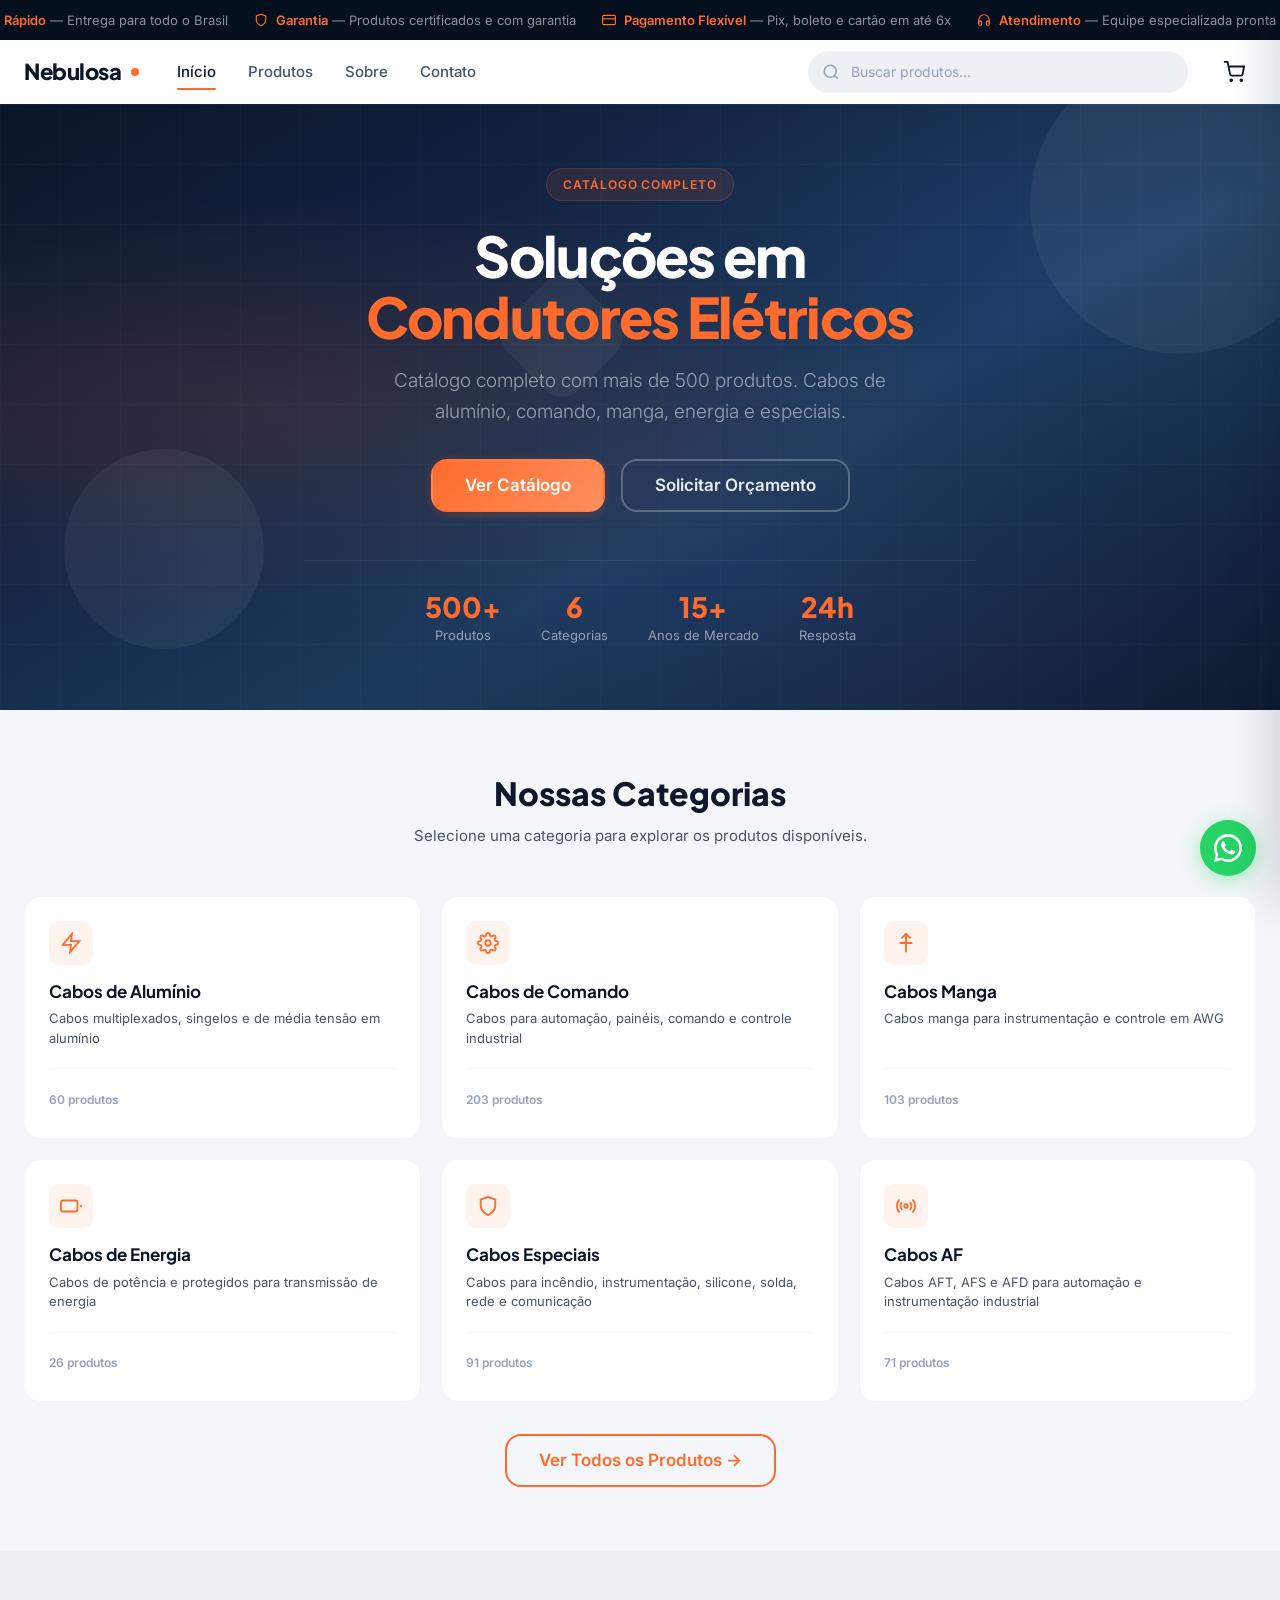
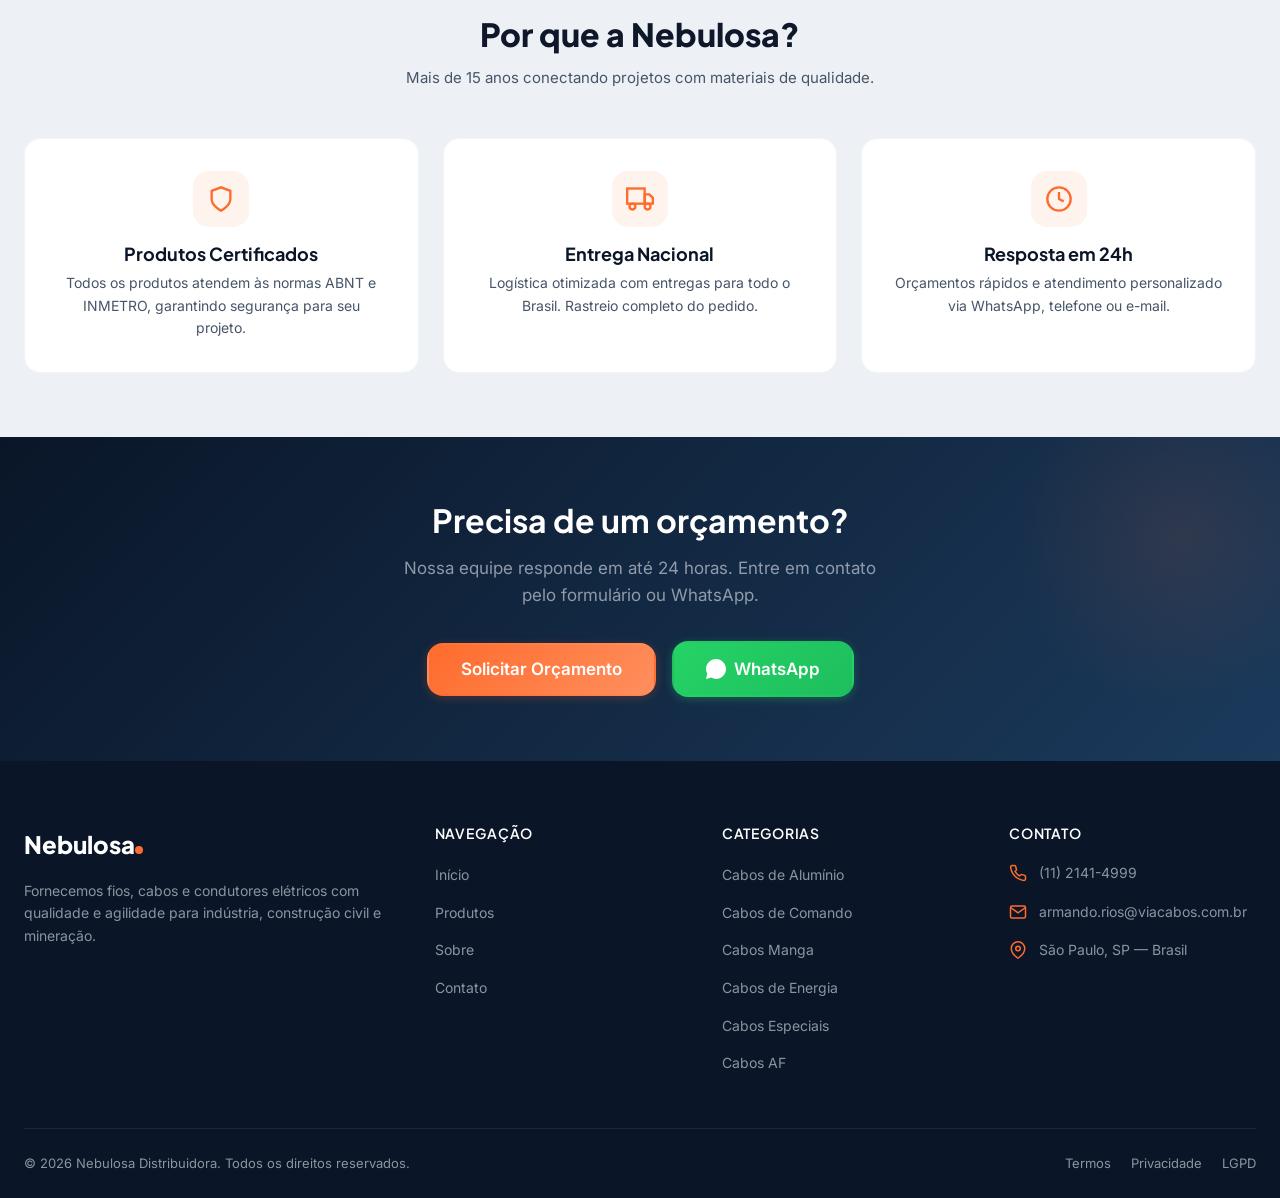
<file: index.html>
﻿<!DOCTYPE html>
<html lang="pt-BR">
<head>
    <meta charset="UTF-8">
    <meta name="viewport" content="width=device-width, initial-scale=1.0">
    <meta http-equiv="X-UA-Compatible" content="IE=edge">
    <meta name="description" content="Catálogo completo de cabos e condutores elétricos. Cabos de alumínio, comando, manga, energia, AF e especiais. Solicite seu orçamento.">
    <meta name="robots" content="index, follow, max-image-preview:large, max-snippet:-1">
    <meta name="theme-color" content="#0A1628">
    <meta name="author" content="Nebulosa Distribuidora">

    <title>Nebulosa — Cabos e Condutores Elétricos</title>

    <!-- Canonical -->
    <link rel="canonical" href="https://www.example.com/">

    <!-- Open Graph -->
    <meta property="og:type" content="website">
    <meta property="og:locale" content="pt_BR">
    <meta property="og:site_name" content="Nebulosa Distribuidora">
    <meta property="og:title" content="Nebulosa — Cabos e Condutores Elétricos">
    <meta property="og:description" content="Catálogo completo de cabos e condutores elétricos. Solicite seu orçamento.">
    <meta property="og:url" content="https://www.example.com/">

    <!-- Twitter Cards -->
    <meta name="twitter:card" content="summary_large_image">
    <meta name="twitter:title" content="Nebulosa — Cabos e Condutores Elétricos">
    <meta name="twitter:description" content="Catálogo completo de cabos e condutores elétricos. Solicite seu orçamento.">

    <!-- Preconnect -->
    <link rel="preconnect" href="https://fonts.googleapis.com">
    <link rel="preconnect" href="https://fonts.gstatic.com" crossorigin>
    <link rel="dns-prefetch" href="https://www.googletagmanager.com">

    <!-- GA4 — Replace G-XXXXXXXXXX with real ID -->
    <!-- <script async src="https://www.googletagmanager.com/gtag/js?id=G-XXXXXXXXXX"></script>
    <script>
      window.dataLayer = window.dataLayer || [];
      function gtag(){dataLayer.push(arguments);}
      gtag('js', new Date());
      gtag('config', 'G-XXXXXXXXXX');
    </script> -->

    <!-- Search Console -->
    <!-- <meta name="google-site-verification" content="VERIFICATION_CODE_HERE"> -->

    <link rel="stylesheet" href="css/style.css">

    <!-- Structured Data: Organization + WebSite -->
    <script type="application/ld+json">
    {
      "@context": "https://schema.org",
      "@type": "Organization",
      "name": "Nebulosa Distribuidora",
      "description": "Fornecemos fios, cabos e condutores elétricos com qualidade e agilidade para indústria, construção civil e mineração.",
      "url": "https://www.example.com",
      "contactPoint": {
        "@type": "ContactPoint",
        "telephone": "+55-11-2141-4999",
        "contactType": "sales",
        "availableLanguage": "Portuguese"
      }
    }
    </script>
    <script type="application/ld+json">
    {
      "@context": "https://schema.org",
      "@type": "WebSite",
      "name": "Nebulosa Distribuidora",
      "url": "https://www.example.com",
      "potentialAction": {
        "@type": "SearchAction",
        "target": "https://www.example.com/?q={search_term_string}",
        "query-input": "required name=search_term_string"
      }
    }
    </script>
</head>
<body>
    <!-- ========== TRUST BAR ========== -->
    <div class="trust-bar" id="trust-bar">
        <div class="container trust-bar__inner" id="trust-bar-items">
            <!-- Rendered by JS from config.json -->
        </div>
    </div>

    <!-- ========== HEADER ========== -->
    <header class="site-header" id="site-header">
        <div class="container site-header__inner">
            <!-- Logo -->
            <a href="index.html" class="site-header__logo" id="site-logo">
                Nebulosa<span class="logo-dot"></span>
            </a>

            <!-- Nav -->
            <nav class="site-header__nav" id="main-nav" aria-label="Navegação principal">
                <a href="index.html" class="nav-link active">Início</a>
                <a href="produtos.html" class="nav-link">Produtos</a>
                <a href="sobre.html" class="nav-link">Sobre</a>
                <a href="contato.html" class="nav-link">Contato</a>
            </nav>

            <!-- Search -->
            <div class="site-header__search">
                <svg class="search-icon" width="18" height="18" viewBox="0 0 24 24" fill="none" stroke="currentColor" stroke-width="2"><circle cx="11" cy="11" r="8"/><line x1="21" y1="21" x2="16.65" y2="16.65"/></svg>
                <input type="text" id="header-search" placeholder="Buscar produtos..." autocomplete="off" aria-label="Buscar produtos">
                <button class="search-clear hidden" id="search-clear" aria-label="Limpar busca" type="button">
                    <svg width="16" height="16" viewBox="0 0 24 24" fill="none" stroke="currentColor" stroke-width="2"><line x1="18" y1="6" x2="6" y2="18"/><line x1="6" y1="6" x2="18" y2="18"/></svg>
                </button>
            </div>

            <!-- Actions -->
            <div class="site-header__actions">
                <button class="cart-toggle" id="cart-toggle" aria-label="Carrinho de orçamento">
                    <svg width="22" height="22" viewBox="0 0 24 24" fill="none" stroke="currentColor" stroke-width="2"><circle cx="9" cy="21" r="1"/><circle cx="20" cy="21" r="1"/><path d="M1 1h4l2.68 13.39a2 2 0 0 0 2 1.61h9.72a2 2 0 0 0 2-1.61L23 6H6"/></svg>
                    <span class="cart-toggle__badge hidden" id="cart-badge">0</span>
                </button>
                <button class="mobile-menu-toggle" id="mobile-menu-toggle" aria-label="Abrir menu">
                    <span></span><span></span><span></span>
                </button>
            </div>
        </div>
    </header>

    <!-- ========== MOBILE MENU ========== -->
    <div class="mobile-overlay" id="mobile-overlay"></div>
    <nav class="mobile-menu" id="mobile-menu" aria-label="Menu mobile">
        <div class="mobile-menu__header">
            <span class="site-header__logo">Nebulosa<span class="logo-dot"></span></span>
            <button class="mobile-menu__close" id="mobile-menu-close" aria-label="Fechar menu">
                <svg width="24" height="24" viewBox="0 0 24 24" fill="none" stroke="currentColor" stroke-width="2"><line x1="18" y1="6" x2="6" y2="18"/><line x1="6" y1="6" x2="18" y2="18"/></svg>
            </button>
        </div>
        <div class="mobile-menu__search">
            <svg width="18" height="18" viewBox="0 0 24 24" fill="none" stroke="currentColor" stroke-width="2"><circle cx="11" cy="11" r="8"/><line x1="21" y1="21" x2="16.65" y2="16.65"/></svg>
            <input type="text" id="mobile-search" placeholder="Buscar produtos..." autocomplete="off" aria-label="Buscar produtos">
        </div>
        <a href="index.html" class="mobile-menu__link">Início</a>
        <a href="produtos.html" class="mobile-menu__link">Produtos</a>
        <a href="sobre.html" class="mobile-menu__link">Sobre</a>
        <a href="contato.html" class="mobile-menu__link">Contato</a>
        <div class="mobile-menu__divider"></div>
        <a href="termos.html" class="mobile-menu__link mobile-menu__link--small">Termos e Condições</a>
        <a href="privacidade.html" class="mobile-menu__link mobile-menu__link--small">Política de Privacidade</a>
        <div class="mobile-menu__footer">
            <a href="#" class="btn btn-whatsapp btn-full" id="mobile-whatsapp" rel="noopener noreferrer" aria-label="Fale pelo WhatsApp">
                <svg width="18" height="18" viewBox="0 0 24 24" fill="currentColor"><path d="M17.472 14.382c-.297-.149-1.758-.867-2.03-.967-.273-.099-.471-.148-.67.15-.197.297-.767.966-.94 1.164-.173.199-.347.223-.644.075-.297-.15-1.255-.463-2.39-1.475-.883-.788-1.48-1.761-1.653-2.059-.173-.297-.018-.458.13-.606.134-.133.298-.347.446-.52.149-.174.198-.298.298-.497.099-.198.05-.371-.025-.52-.075-.149-.669-1.612-.916-2.207-.242-.579-.487-.5-.669-.51-.173-.008-.371-.01-.57-.01-.198 0-.52.074-.792.372-.272.297-1.04 1.016-1.04 2.479 0 1.462 1.065 2.875 1.213 3.074.149.198 2.096 3.2 5.077 4.487.709.306 1.262.489 1.694.625.712.227 1.36.195 1.871.118.571-.085 1.758-.719 2.006-1.413.248-.694.248-1.289.173-1.413-.074-.124-.272-.198-.57-.347z"/><path d="M12 0C5.373 0 0 5.373 0 12c0 2.111.553 4.093 1.516 5.814L0 24l6.335-1.652A11.943 11.943 0 0012 24c6.627 0 12-5.373 12-12S18.627 0 12 0z"/></svg>
                WhatsApp
            </a>
        </div>
    </nav>

    <!-- ========== HERO ========== -->
    <section class="hero" id="hero">
        <div class="hero__shapes">
            <div class="hero__shape hero__shape--1"></div>
            <div class="hero__shape hero__shape--2"></div>
            <div class="hero__shape hero__shape--3"></div>
        </div>
        <div class="container hero__content">
            <div class="hero__badge" id="hero-badge">Catálogo Completo</div>
            <h1 class="hero__title" id="hero-title">Soluções em<br><span class="hero__accent" id="hero-accent">Condutores Elétricos</span></h1>
            <p class="hero__subtitle" id="hero-subtitle">Catálogo completo com mais de 500 produtos. Cabos de alumínio, comando, manga, energia e especiais.</p>
            <div class="hero__actions">
                <a href="produtos.html" class="btn btn-primary btn-lg">Ver Catálogo</a>
                <a href="contato.html" class="btn btn-outline-light btn-lg">Solicitar Orçamento</a>
            </div>
            <div class="hero__stats" id="hero-stats">
                <!-- Rendered by JS from config.json -->
            </div>
        </div>
    </section>

    <!-- ========== CATEGORIES SHOWCASE ========== -->
    <section class="section categories-showcase" id="categorias">
        <div class="container">
            <div class="section-header">
                <h2 class="section-title">Nossas Categorias</h2>
                <p class="section-subtitle">Selecione uma categoria para explorar os produtos disponíveis.</p>
            </div>
            <div class="categories-grid" id="categories-grid">
                <!-- Rendered by JS from config.json -->
            </div>
            <div style="text-align:center;margin-top:var(--sp-8);">
                <a href="produtos.html" class="btn btn-outline btn-lg">Ver Todos os Produtos →</a>
            </div>
        </div>
    </section>

    <!-- ========== WHY US ========== -->
    <section class="section" style="background:var(--bg-alt);">
        <div class="container">
            <div class="section-header">
                <h2 class="section-title">Por que a Nebulosa?</h2>
                <p class="section-subtitle">Mais de 15 anos conectando projetos com materiais de qualidade.</p>
            </div>
            <div class="about-values__grid">
                <div class="about-value reveal">
                    <div class="about-value__icon">
                        <svg width="28" height="28" viewBox="0 0 24 24" fill="none" stroke="currentColor" stroke-width="2"><path d="M12 22s8-4 8-10V5l-8-3-8 3v7c0 6 8 10 8 10z"/></svg>
                    </div>
                    <h3>Produtos Certificados</h3>
                    <p>Todos os produtos atendem às normas ABNT e INMETRO, garantindo segurança para seu projeto.</p>
                </div>
                <div class="about-value reveal">
                    <div class="about-value__icon">
                        <svg width="28" height="28" viewBox="0 0 24 24" fill="none" stroke="currentColor" stroke-width="2"><rect x="1" y="3" width="15" height="13"/><polygon points="16 8 20 8 23 11 23 16 16 16 16 8"/><circle cx="5.5" cy="18.5" r="2.5"/><circle cx="18.5" cy="18.5" r="2.5"/></svg>
                    </div>
                    <h3>Entrega Nacional</h3>
                    <p>Logística otimizada com entregas para todo o Brasil. Rastreio completo do pedido.</p>
                </div>
                <div class="about-value reveal">
                    <div class="about-value__icon">
                        <svg width="28" height="28" viewBox="0 0 24 24" fill="none" stroke="currentColor" stroke-width="2"><circle cx="12" cy="12" r="10"/><polyline points="12 6 12 12 16 14"/></svg>
                    </div>
                    <h3>Resposta em 24h</h3>
                    <p>Orçamentos rápidos e atendimento personalizado via WhatsApp, telefone ou e-mail.</p>
                </div>
            </div>
        </div>
    </section>

    <!-- ========== CTA ========== -->
    <section class="cta-section">
        <div class="container cta-section__content">
            <h2>Precisa de um orçamento?</h2>
            <p>Nossa equipe responde em até 24 horas. Entre em contato pelo formulário ou WhatsApp.</p>
            <div class="cta-section__actions">
                <a href="contato.html" class="btn btn-primary btn-lg">Solicitar Orçamento</a>
                <a href="#" class="btn btn-whatsapp btn-lg" id="cta-whatsapp" rel="noopener noreferrer">
                    <svg width="20" height="20" viewBox="0 0 24 24" fill="currentColor"><path d="M17.472 14.382c-.297-.149-1.758-.867-2.03-.967-.273-.099-.471-.148-.67.15-.197.297-.767.966-.94 1.164-.173.199-.347.223-.644.075-.297-.15-1.255-.463-2.39-1.475-.883-.788-1.48-1.761-1.653-2.059-.173-.297-.018-.458.13-.606.134-.133.298-.347.446-.52.149-.174.198-.298.298-.497.099-.198.05-.371-.025-.52-.075-.149-.669-1.612-.916-2.207-.242-.579-.487-.5-.669-.51-.173-.008-.371-.01-.57-.01-.198 0-.52.074-.792.372-.272.297-1.04 1.016-1.04 2.479 0 1.462 1.065 2.875 1.213 3.074.149.198 2.096 3.2 5.077 4.487.709.306 1.262.489 1.694.625.712.227 1.36.195 1.871.118.571-.085 1.758-.719 2.006-1.413.248-.694.248-1.289.173-1.413-.074-.124-.272-.198-.57-.347z"/><path d="M12 0C5.373 0 0 5.373 0 12c0 2.111.553 4.093 1.516 5.814L0 24l6.335-1.652A11.943 11.943 0 0012 24c6.627 0 12-5.373 12-12S18.627 0 12 0z"/></svg>
                    WhatsApp
                </a>
            </div>
        </div>
    </section>

    <!-- ========== FOOTER ========== -->
    <footer class="site-footer" id="site-footer">
        <div class="container">
            <div class="site-footer__grid">
                <div class="site-footer__col">
                    <div class="site-footer__logo">Nebulosa<span class="logo-dot"></span></div>
                    <p class="site-footer__desc" id="footer-desc">Soluções em condutores elétricos para indústria e construção civil.</p>
                </div>
                <div class="site-footer__col">
                    <h4>Navegação</h4>
                    <ul class="site-footer__links">
                        <li><a href="index.html">Início</a></li>
                        <li><a href="produtos.html">Produtos</a></li>
                        <li><a href="sobre.html">Sobre</a></li>
                        <li><a href="contato.html">Contato</a></li>
                    </ul>
                </div>
                <div class="site-footer__col">
                    <h4>Categorias</h4>
                    <ul class="site-footer__links" id="footer-categories">
                        <!-- Rendered by JS -->
                    </ul>
                </div>
                <div class="site-footer__col">
                    <h4>Contato</h4>
                    <div id="footer-contact">
                        <!-- Rendered by JS -->
                    </div>
                </div>
            </div>
            <div class="site-footer__bottom">
                <p>&copy; <span id="footer-year">2026</span> Nebulosa Distribuidora. Todos os direitos reservados.</p>
                <div class="site-footer__legal">
                    <a href="termos.html">Termos</a>
                    <a href="privacidade.html">Privacidade</a>
                    <a href="lgpd.html">LGPD</a>
                </div>
            </div>
        </div>
    </footer>

    <!-- ========== WHATSAPP FLOAT ========== -->
    <a href="#" class="whatsapp-float" id="whatsapp-float" target="_blank" rel="noopener noreferrer" aria-label="Fale conosco pelo WhatsApp">
        <svg width="28" height="28" viewBox="0 0 24 24" fill="#FFFFFF"><path d="M17.472 14.382c-.297-.149-1.758-.867-2.03-.967-.273-.099-.471-.148-.67.15-.197.297-.767.966-.94 1.164-.173.199-.347.223-.644.075-.297-.15-1.255-.463-2.39-1.475-.883-.788-1.48-1.761-1.653-2.059-.173-.297-.018-.458.13-.606.134-.133.298-.347.446-.52.149-.174.198-.298.298-.497.099-.198.05-.371-.025-.52-.075-.149-.669-1.612-.916-2.207-.242-.579-.487-.5-.669-.51-.173-.008-.371-.01-.57-.01-.198 0-.52.074-.792.372-.272.297-1.04 1.016-1.04 2.479 0 1.462 1.065 2.875 1.213 3.074.149.198 2.096 3.2 5.077 4.487.709.306 1.262.489 1.694.625.712.227 1.36.195 1.871.118.571-.085 1.758-.719 2.006-1.413.248-.694.248-1.289.173-1.413-.074-.124-.272-.198-.57-.347z"/><path d="M12 0C5.373 0 0 5.373 0 12c0 2.111.553 4.093 1.516 5.814L0 24l6.335-1.652A11.943 11.943 0 0012 24c6.627 0 12-5.373 12-12S18.627 0 12 0zm0 21.75c-1.855 0-3.618-.502-5.158-1.414l-.37-.22-3.834 1.005 1.022-3.734-.24-.382A9.713 9.713 0 012.25 12c0-5.385 4.365-9.75 9.75-9.75s9.75 4.365 9.75 9.75-4.365 9.75-9.75 9.75z"/></svg>
        <span class="whatsapp-float__tooltip">Fale conosco</span>
    </a>

    <!-- ========== TOAST CONTAINER ========== -->
    <div class="toast-container" id="toast-container"></div>

    <!-- Scripts -->
    <script src="js/app.js"></script>
</body>
</html>
</file>
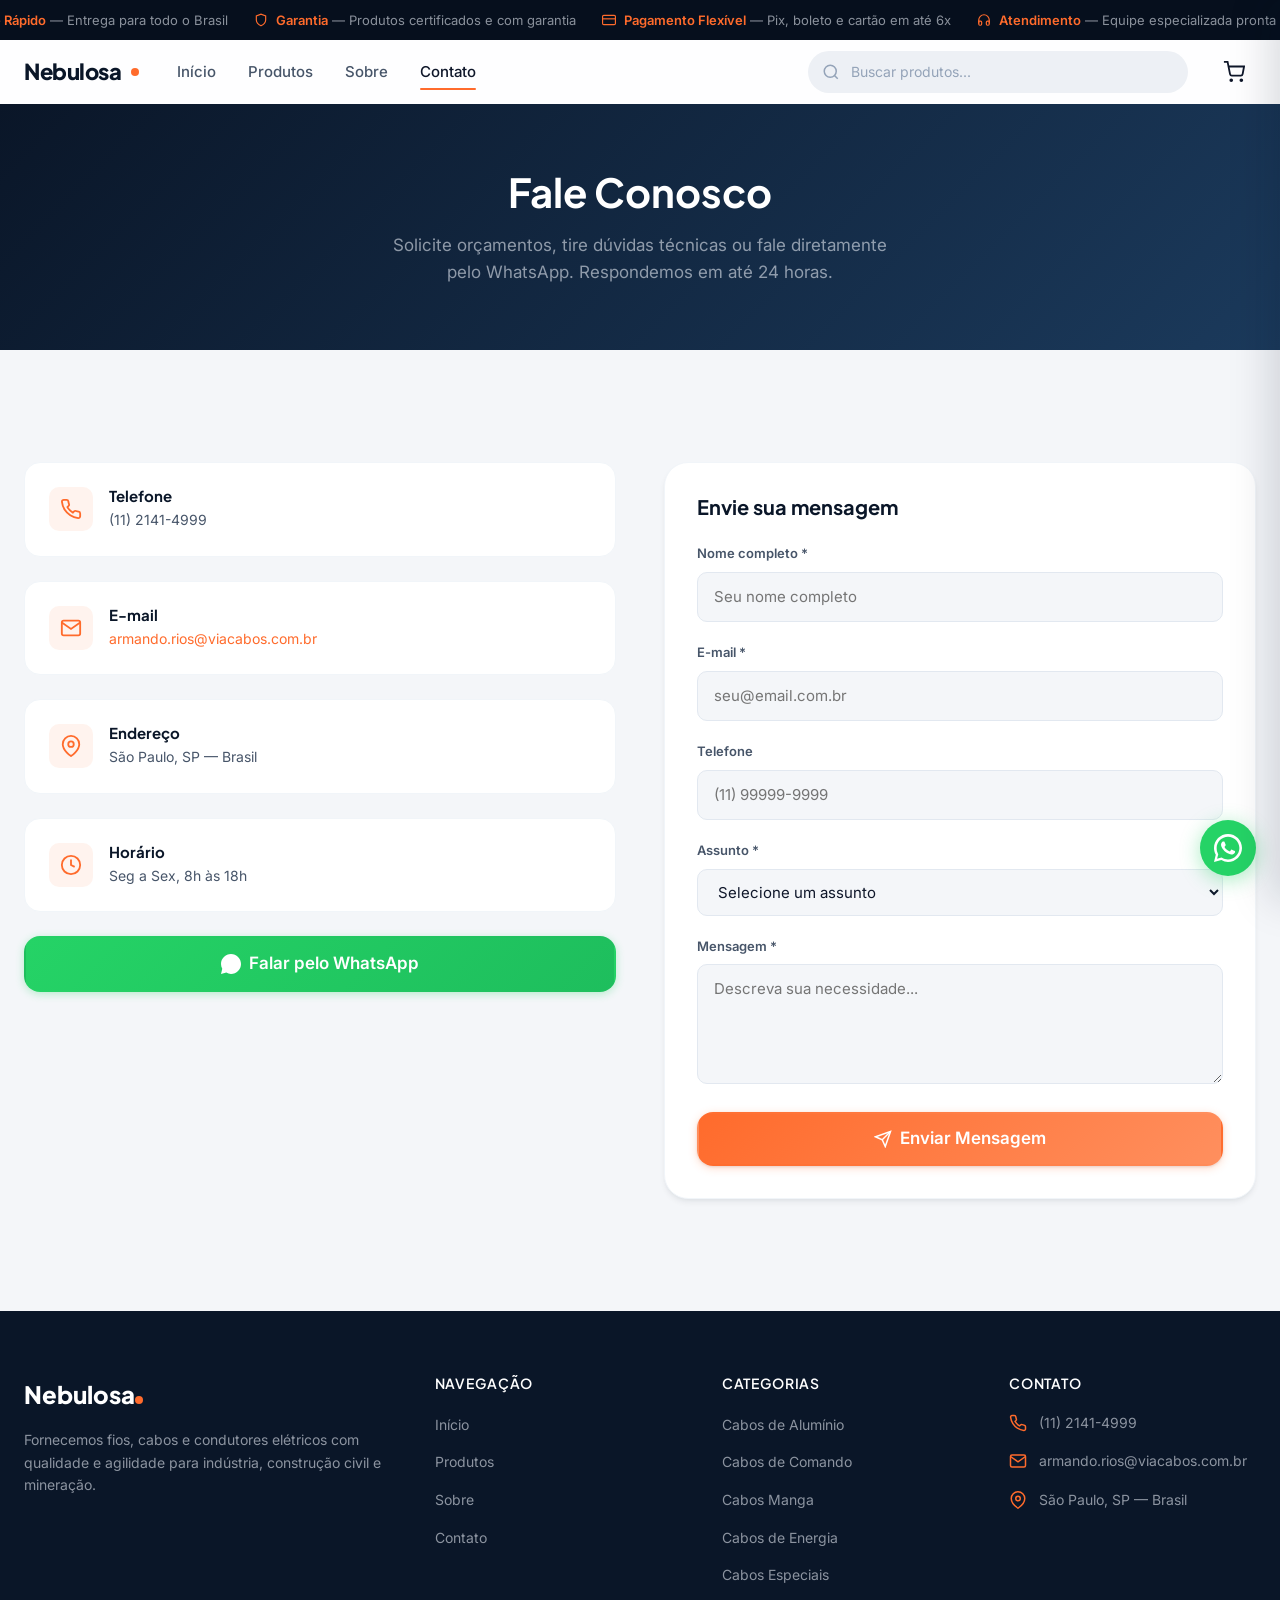
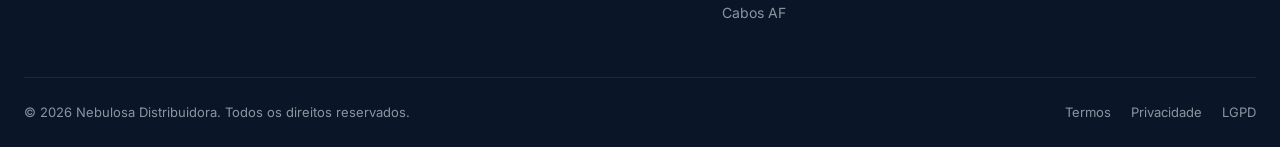
<file: contato.html>
﻿<!DOCTYPE html>
<html lang="pt-BR">
<head>
    <meta charset="UTF-8">
    <meta name="viewport" content="width=device-width, initial-scale=1.0">
    <meta name="robots" content="index, follow">
    <meta name="theme-color" content="#0A1628">
    <title>Contato — Nebulosa Distribuidora</title>
    <meta name="description" content="Entre em contato com a Nebulosa Distribuidora. Solicite orçamentos, tire dúvidas técnicas ou fale diretamente pelo WhatsApp.">
    <link rel="canonical" href="https://www.example.com/contato.html">
    <meta property="og:type" content="website">
    <meta property="og:locale" content="pt_BR">
    <meta property="og:site_name" content="Nebulosa Distribuidora">
    <meta property="og:title" content="Contato — Nebulosa Distribuidora">
    <meta property="og:description" content="Solicite orçamentos e tire dúvidas. Resposta em até 24 horas.">
    <link rel="preconnect" href="https://fonts.googleapis.com">
    <link rel="preconnect" href="https://fonts.gstatic.com" crossorigin>
    <link rel="stylesheet" href="css/style.css">
</head>
<body>
    <!-- TRUST BAR -->
    <div class="trust-bar" id="trust-bar">
        <div class="container trust-bar__inner" id="trust-bar-items"></div>
    </div>

    <!-- HEADER -->
    <header class="site-header" id="site-header">
        <div class="container site-header__inner">
            <a href="index.html" class="site-header__logo" id="site-logo">Nebulosa<span class="logo-dot"></span></a>
            <nav class="site-header__nav" id="main-nav" aria-label="Navegação principal">
                <a href="index.html" class="nav-link">Início</a>
                <a href="produtos.html" class="nav-link">Produtos</a>
                <a href="sobre.html" class="nav-link">Sobre</a>
                <a href="contato.html" class="nav-link active">Contato</a>
            </nav>
            <div class="site-header__search">
                <svg class="search-icon" width="18" height="18" viewBox="0 0 24 24" fill="none" stroke="currentColor" stroke-width="2"><circle cx="11" cy="11" r="8"/><line x1="21" y1="21" x2="16.65" y2="16.65"/></svg>
                <input type="text" id="header-search" placeholder="Buscar produtos..." autocomplete="off" aria-label="Buscar produtos">
            </div>
            <div class="site-header__actions">
                <button class="cart-toggle" id="cart-toggle" aria-label="Carrinho de orçamento">
                    <svg width="22" height="22" viewBox="0 0 24 24" fill="none" stroke="currentColor" stroke-width="2"><circle cx="9" cy="21" r="1"/><circle cx="20" cy="21" r="1"/><path d="M1 1h4l2.68 13.39a2 2 0 0 0 2 1.61h9.72a2 2 0 0 0 2-1.61L23 6H6"/></svg>
                    <span class="cart-toggle__badge hidden" id="cart-badge">0</span>
                </button>
                <button class="mobile-menu-toggle" id="mobile-menu-toggle" aria-label="Abrir menu"><span></span><span></span><span></span></button>
            </div>
        </div>
    </header>

    <!-- MOBILE MENU -->
    <div class="mobile-overlay" id="mobile-overlay"></div>
    <nav class="mobile-menu" id="mobile-menu" aria-label="Menu mobile">
        <div class="mobile-menu__header">
            <span class="site-header__logo">Nebulosa<span class="logo-dot"></span></span>
            <button class="mobile-menu__close" id="mobile-menu-close" aria-label="Fechar menu">
                <svg width="24" height="24" viewBox="0 0 24 24" fill="none" stroke="currentColor" stroke-width="2"><line x1="18" y1="6" x2="6" y2="18"/><line x1="6" y1="6" x2="18" y2="18"/></svg>
            </button>
        </div>
        <a href="index.html" class="mobile-menu__link">Início</a>
        <a href="produtos.html" class="mobile-menu__link">Produtos</a>
        <a href="sobre.html" class="mobile-menu__link">Sobre</a>
        <a href="contato.html" class="mobile-menu__link">Contato</a>
    </nav>

    <!-- CONTACT HERO -->
    <section class="contact-hero">
        <div class="container">
            <h1>Fale Conosco</h1>
            <p>Solicite orçamentos, tire dúvidas técnicas ou fale diretamente pelo WhatsApp. Respondemos em até 24 horas.</p>
        </div>
    </section>

    <!-- CONTACT CONTENT -->
    <section class="section">
        <div class="container">
            <div class="contact-grid">
                <!-- Contact Info Cards -->
                <div class="contact-info" id="contact-info-cards">
                    <div class="contact-info__card">
                        <div class="contact-info__icon">
                            <svg width="22" height="22" viewBox="0 0 24 24" fill="none" stroke="currentColor" stroke-width="2"><path d="M22 16.92v3a2 2 0 0 1-2.18 2 19.79 19.79 0 0 1-8.63-3.07 19.5 19.5 0 0 1-6-6 19.79 19.79 0 0 1-3.07-8.67A2 2 0 0 1 4.11 2h3a2 2 0 0 1 2 1.72 12.84 12.84 0 0 0 .7 2.81 2 2 0 0 1-.45 2.11L8.09 9.91a16 16 0 0 0 6 6l1.27-1.27a2 2 0 0 1 2.11-.45 12.84 12.84 0 0 0 2.81.7A2 2 0 0 1 22 16.92z"/></svg>
                        </div>
                        <div class="contact-info__text">
                            <h4>Telefone</h4>
                            <p id="contact-phone">(11) 2141-4999</p>
                        </div>
                    </div>
                    <div class="contact-info__card">
                        <div class="contact-info__icon">
                            <svg width="22" height="22" viewBox="0 0 24 24" fill="none" stroke="currentColor" stroke-width="2"><path d="M4 4h16c1.1 0 2 .9 2 2v12c0 1.1-.9 2-2 2H4c-1.1 0-2-.9-2-2V6c0-1.1.9-2 2-2z"/><polyline points="22,6 12,13 2,6"/></svg>
                        </div>
                        <div class="contact-info__text">
                            <h4>E-mail</h4>
                            <p><a href="mailto:armando.rios@viacabos.com.br" id="contact-email">armando.rios@viacabos.com.br</a></p>
                        </div>
                    </div>
                    <div class="contact-info__card">
                        <div class="contact-info__icon">
                            <svg width="22" height="22" viewBox="0 0 24 24" fill="none" stroke="currentColor" stroke-width="2"><path d="M21 10c0 7-9 13-9 13s-9-6-9-13a9 9 0 0 1 18 0z"/><circle cx="12" cy="10" r="3"/></svg>
                        </div>
                        <div class="contact-info__text">
                            <h4>Endereço</h4>
                            <p id="contact-address">São Paulo, SP — Brasil</p>
                        </div>
                    </div>
                    <div class="contact-info__card">
                        <div class="contact-info__icon">
                            <svg width="22" height="22" viewBox="0 0 24 24" fill="none" stroke="currentColor" stroke-width="2"><circle cx="12" cy="12" r="10"/><polyline points="12 6 12 12 16 14"/></svg>
                        </div>
                        <div class="contact-info__text">
                            <h4>Horário</h4>
                            <p id="contact-hours">Seg a Sex, 8h às 18h</p>
                        </div>
                    </div>

                    <!-- WhatsApp CTA -->
                    <a href="#" class="btn btn-whatsapp btn-lg btn-full" id="contact-whatsapp" target="_blank" rel="noopener noreferrer">
                        <svg width="20" height="20" viewBox="0 0 24 24" fill="currentColor"><path d="M17.472 14.382c-.297-.149-1.758-.867-2.03-.967-.273-.099-.471-.148-.67.15-.197.297-.767.966-.94 1.164-.173.199-.347.223-.644.075-.297-.15-1.255-.463-2.39-1.475-.883-.788-1.48-1.761-1.653-2.059-.173-.297-.018-.458.13-.606.134-.133.298-.347.446-.52.149-.174.198-.298.298-.497.099-.198.05-.371-.025-.52-.075-.149-.669-1.612-.916-2.207-.242-.579-.487-.5-.669-.51-.173-.008-.371-.01-.57-.01-.198 0-.52.074-.792.372-.272.297-1.04 1.016-1.04 2.479 0 1.462 1.065 2.875 1.213 3.074.149.198 2.096 3.2 5.077 4.487.709.306 1.262.489 1.694.625.712.227 1.36.195 1.871.118.571-.085 1.758-.719 2.006-1.413.248-.694.248-1.289.173-1.413-.074-.124-.272-.198-.57-.347z"/><path d="M12 0C5.373 0 0 5.373 0 12c0 2.111.553 4.093 1.516 5.814L0 24l6.335-1.652A11.943 11.943 0 0012 24c6.627 0 12-5.373 12-12S18.627 0 12 0z"/></svg>
                        Falar pelo WhatsApp
                    </a>
                </div>

                <!-- Contact Form -->
                <form class="contact-form" id="contact-form" action="https://formsubmit.co/armando.rios@viacabos.com.br" method="POST">
                    <input type="hidden" name="_subject" value="Novo contato — Nebulosa Distribuidora">
                    <input type="hidden" name="_captcha" value="false">
                    <input type="hidden" name="_next" value="https://www.example.com/contato.html?enviado=1">
                    <input type="text" name="_honey" style="display:none">

                    <h3>Envie sua mensagem</h3>

                    <div class="form-group">
                        <label for="contact-name">Nome completo *</label>
                        <input type="text" id="contact-name" name="nome" required placeholder="Seu nome completo" autocomplete="name">
                    </div>
                    <div class="form-group">
                        <label for="contact-email-input">E-mail *</label>
                        <input type="email" id="contact-email-input" name="email" required placeholder="seu@email.com.br" autocomplete="email">
                    </div>
                    <div class="form-group">
                        <label for="contact-phone-input">Telefone</label>
                        <input type="tel" id="contact-phone-input" name="telefone" placeholder="(11) 99999-9999" autocomplete="tel">
                    </div>
                    <div class="form-group">
                        <label for="contact-subject">Assunto *</label>
                        <select id="contact-subject" name="assunto" required>
                            <option value="">Selecione um assunto</option>
                            <option value="orcamento">Solicitar Orçamento</option>
                            <option value="duvida-tecnica">Dúvida Técnica</option>
                            <option value="informacoes">Informações Gerais</option>
                            <option value="parceria">Parceria Comercial</option>
                            <option value="outro">Outro</option>
                        </select>
                    </div>
                    <div class="form-group">
                        <label for="contact-message">Mensagem *</label>
                        <textarea id="contact-message" name="mensagem" required placeholder="Descreva sua necessidade..."></textarea>
                    </div>
                    <button type="submit" class="btn btn-primary btn-lg btn-full">
                        <svg width="18" height="18" viewBox="0 0 24 24" fill="none" stroke="currentColor" stroke-width="2"><line x1="22" y1="2" x2="11" y2="13"/><polygon points="22 2 15 22 11 13 2 9 22 2"/></svg>
                        Enviar Mensagem
                    </button>
                </form>
            </div>
        </div>
    </section>

    <!-- FOOTER -->
    <footer class="site-footer" id="site-footer">
        <div class="container">
            <div class="site-footer__grid">
                <div class="site-footer__col">
                    <div class="site-footer__logo">Nebulosa<span class="logo-dot"></span></div>
                    <p class="site-footer__desc" id="footer-desc">Soluções em condutores elétricos para indústria e construção civil.</p>
                </div>
                <div class="site-footer__col">
                    <h4>Navegação</h4>
                    <ul class="site-footer__links">
                        <li><a href="index.html">Início</a></li>
                        <li><a href="produtos.html">Produtos</a></li>
                        <li><a href="sobre.html">Sobre</a></li>
                        <li><a href="contato.html">Contato</a></li>
                    </ul>
                </div>
                <div class="site-footer__col">
                    <h4>Categorias</h4>
                    <ul class="site-footer__links" id="footer-categories"></ul>
                </div>
                <div class="site-footer__col">
                    <h4>Contato</h4>
                    <div id="footer-contact"></div>
                </div>
            </div>
            <div class="site-footer__bottom">
                <p>&copy; <span id="footer-year">2026</span> Nebulosa Distribuidora. Todos os direitos reservados.</p>
                <div class="site-footer__legal">
                    <a href="termos.html">Termos</a>
                    <a href="privacidade.html">Privacidade</a>
                    <a href="lgpd.html">LGPD</a>
                </div>
            </div>
        </div>
    </footer>

    <a href="#" class="whatsapp-float" id="whatsapp-float" target="_blank" rel="noopener noreferrer" aria-label="Fale conosco pelo WhatsApp">
        <svg width="28" height="28" viewBox="0 0 24 24" fill="#FFFFFF"><path d="M17.472 14.382c-.297-.149-1.758-.867-2.03-.967-.273-.099-.471-.148-.67.15-.197.297-.767.966-.94 1.164-.173.199-.347.223-.644.075-.297-.15-1.255-.463-2.39-1.475-.883-.788-1.48-1.761-1.653-2.059-.173-.297-.018-.458.13-.606.134-.133.298-.347.446-.52.149-.174.198-.298.298-.497.099-.198.05-.371-.025-.52-.075-.149-.669-1.612-.916-2.207-.242-.579-.487-.5-.669-.51-.173-.008-.371-.01-.57-.01-.198 0-.52.074-.792.372-.272.297-1.04 1.016-1.04 2.479 0 1.462 1.065 2.875 1.213 3.074.149.198 2.096 3.2 5.077 4.487.709.306 1.262.489 1.694.625.712.227 1.36.195 1.871.118.571-.085 1.758-.719 2.006-1.413.248-.694.248-1.289.173-1.413-.074-.124-.272-.198-.57-.347z"/><path d="M12 0C5.373 0 0 5.373 0 12c0 2.111.553 4.093 1.516 5.814L0 24l6.335-1.652A11.943 11.943 0 0012 24c6.627 0 12-5.373 12-12S18.627 0 12 0zm0 21.75c-1.855 0-3.618-.502-5.158-1.414l-.37-.22-3.834 1.005 1.022-3.734-.24-.382A9.713 9.713 0 012.25 12c0-5.385 4.365-9.75 9.75-9.75s9.75 4.365 9.75 9.75-4.365 9.75-9.75 9.75z"/></svg>
        <span class="whatsapp-float__tooltip">Fale conosco</span>
    </a>

    <div class="toast-container" id="toast-container"></div>
    <script src="js/app.js"></script>
</body>
</html>
</file>
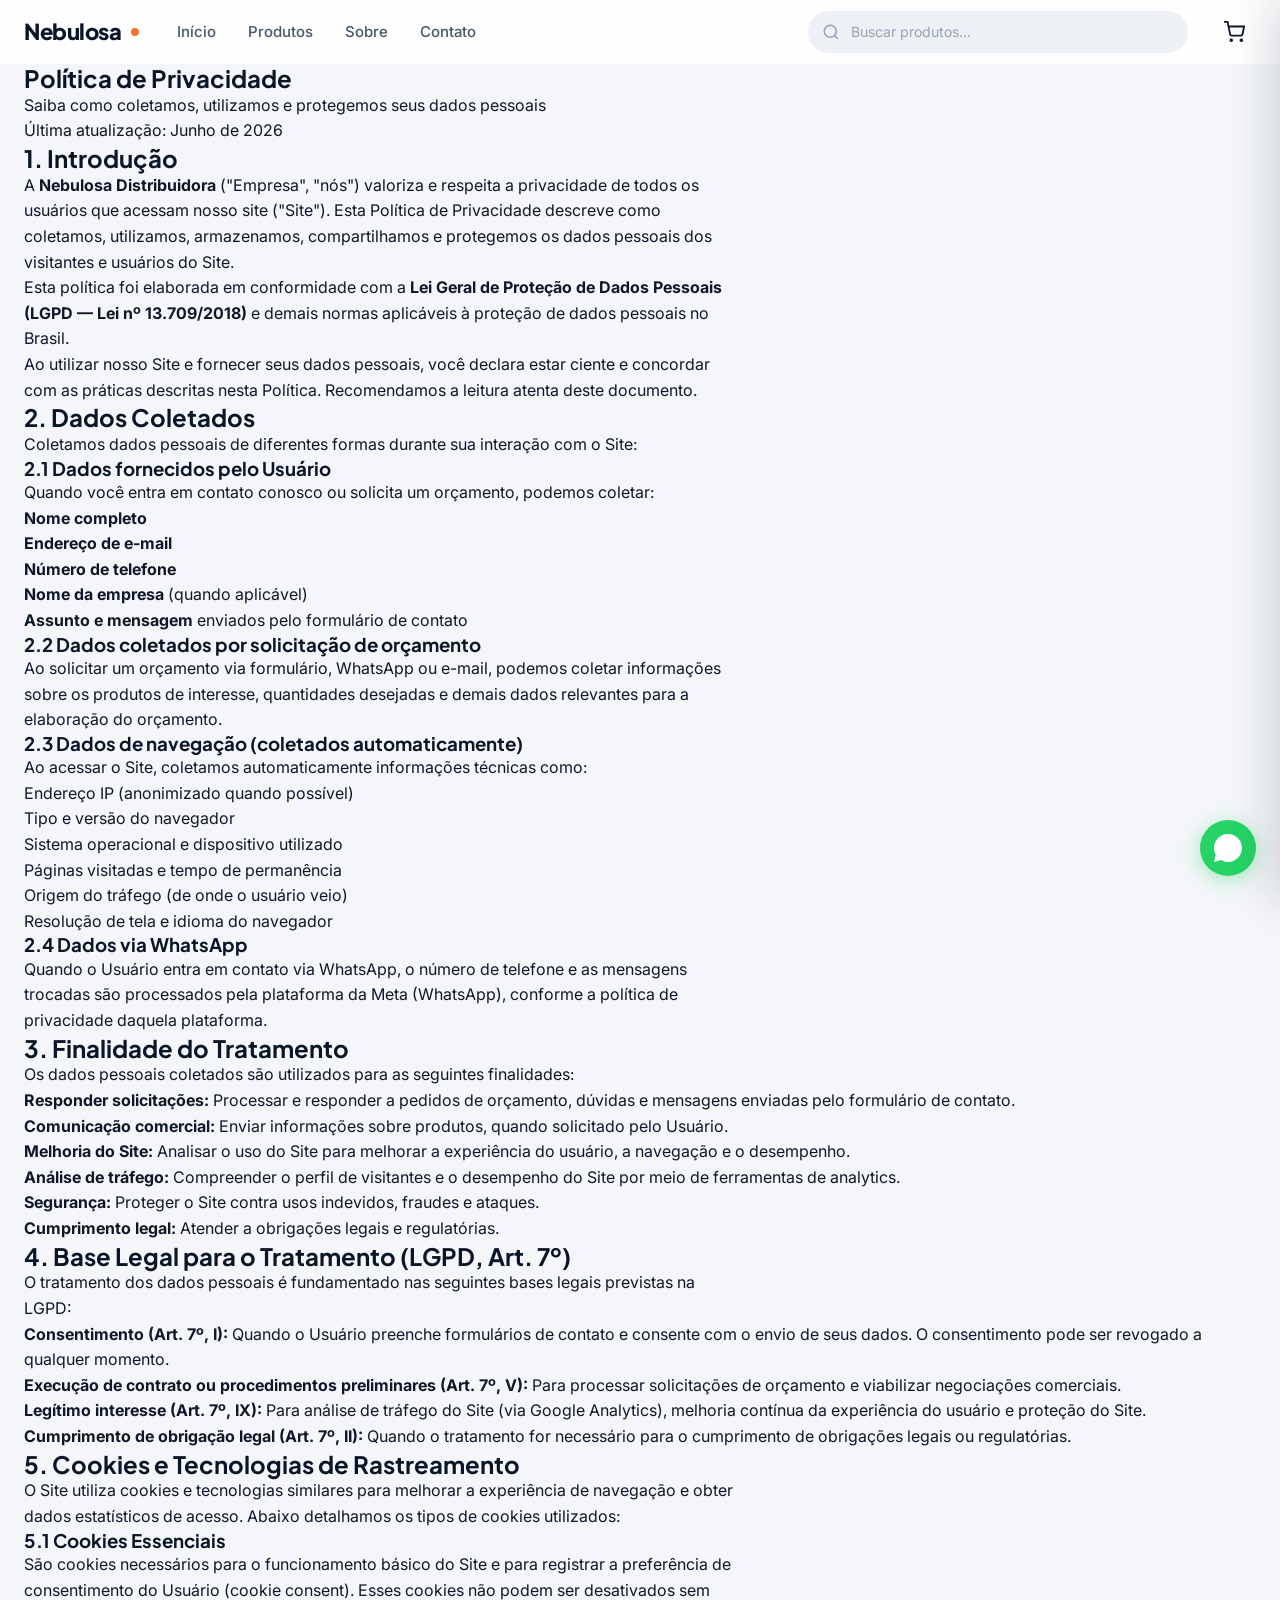
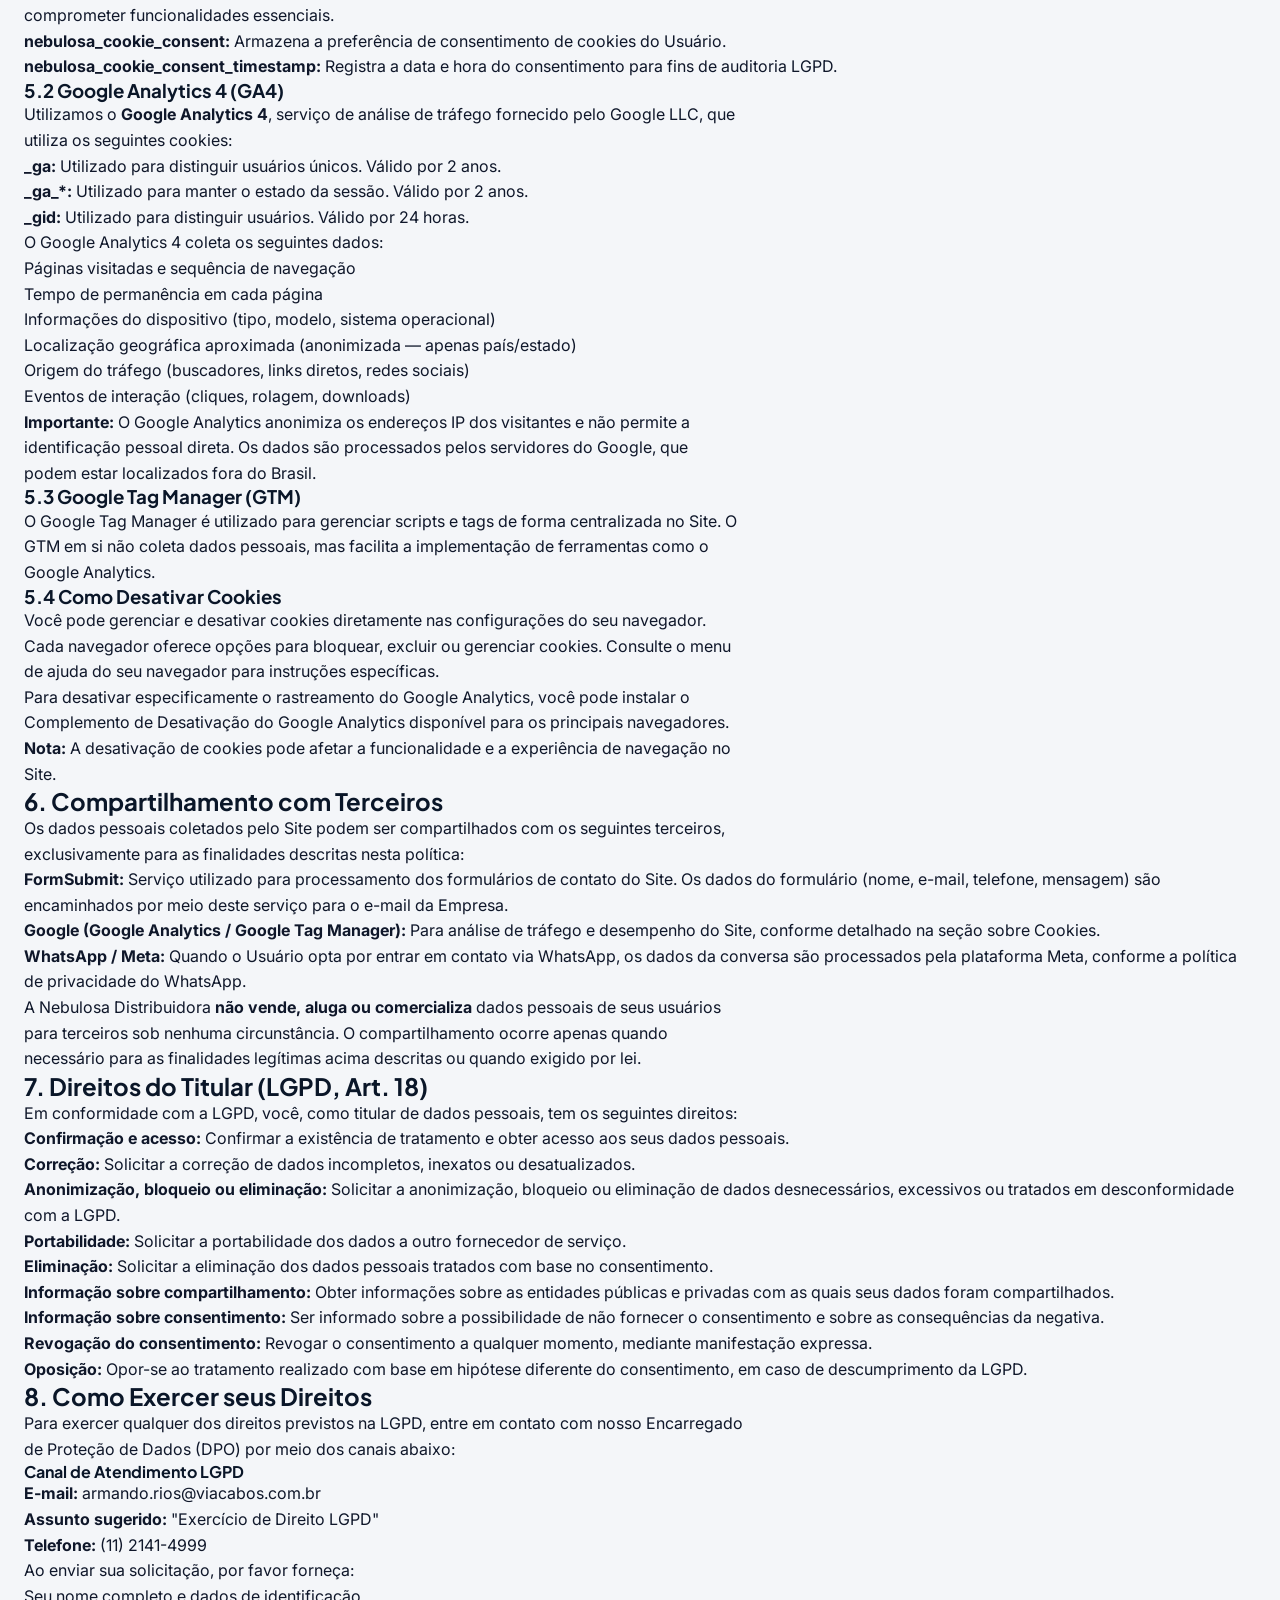
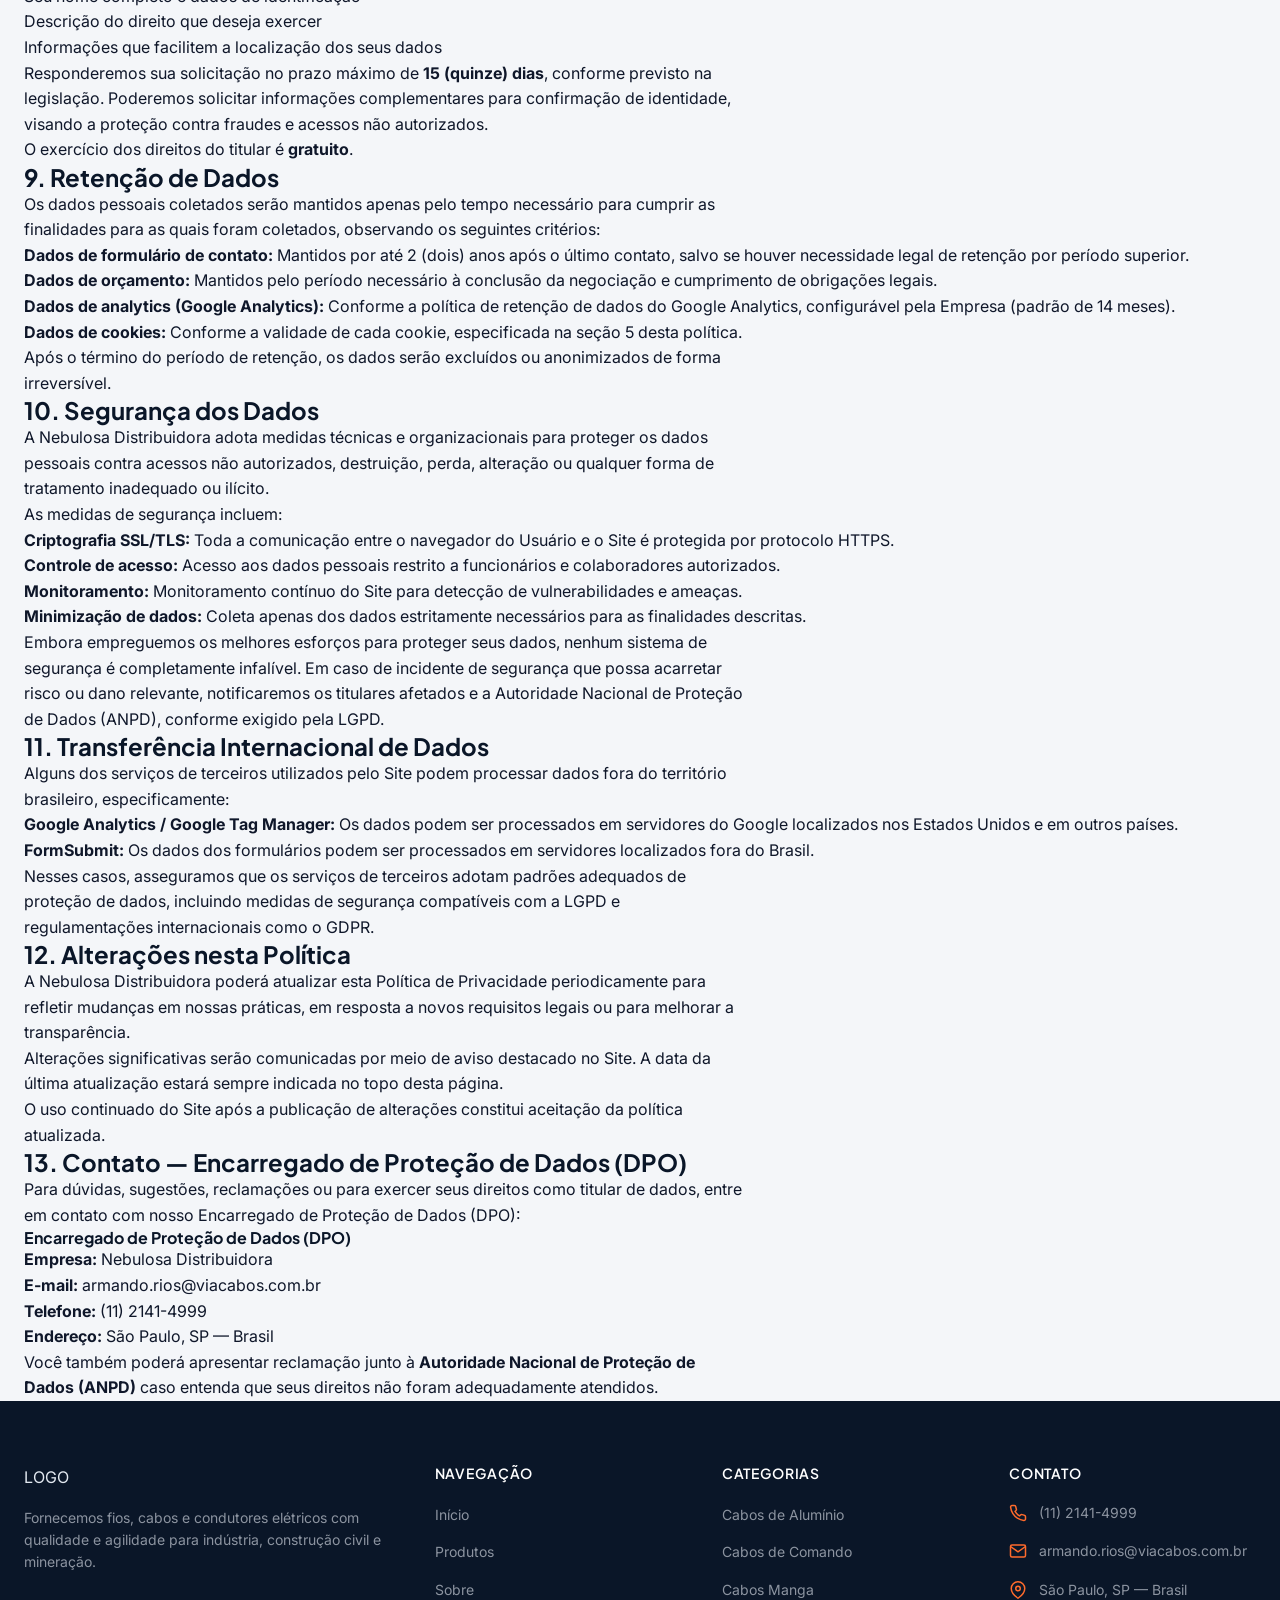
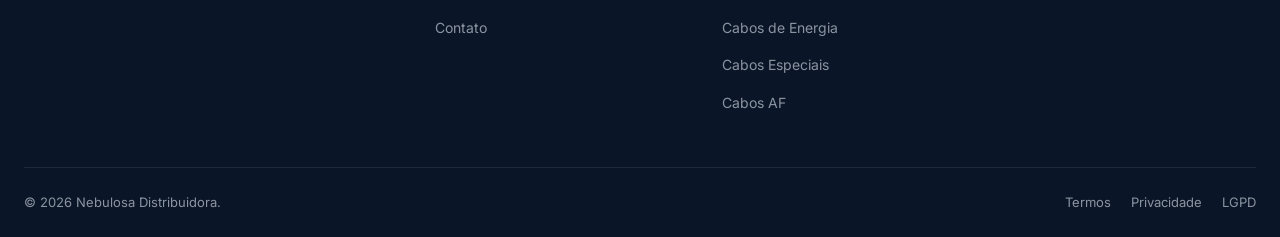
<file: privacidade.html>
﻿<!DOCTYPE html>
<html lang="pt-BR">
<head>
    <meta charset="UTF-8">
    <meta name="viewport" content="width=device-width, initial-scale=1.0">
    <meta name="description" content="Política de Privacidade da Nebulosa Distribuidora. Saiba como coletamos, utilizamos e protegemos seus dados pessoais conforme a LGPD.">
    <meta name="robots" content="index, follow">
    <meta property="og:type" content="website">
    <meta property="og:locale" content="pt_BR">
    <meta name="theme-color" content="#0A1628">
    <link rel="canonical" href="privacidade.html">
    <title>Política de Privacidade — Nebulosa</title>
    <link rel="preconnect" href="https://fonts.googleapis.com">
    <link rel="preconnect" href="https://fonts.gstatic.com" crossorigin>
    <link rel="stylesheet" href="css/style.css">
    <!-- Google Analytics 4 (GA4) — Substituir G-XXXXXXXXXX pelo ID real -->
    <!-- <script async src="https://www.googletagmanager.com/gtag/js?id=G-XXXXXXXXXX"></script>
    <script>
      window.dataLayer = window.dataLayer || [];
      function gtag(){dataLayer.push(arguments);}
      gtag('js', new Date());
      gtag('config', 'G-XXXXXXXXXX');
    </script> -->
    <!-- Google Search Console Verification -->
    <!-- <meta name="google-site-verification" content="CODIGO_VERIFICACAO_AQUI" /> -->
</head>
<body>
    <!-- HEADER -->
    <header class="site-header" id="site-header">
        <div class="container site-header__inner">
            <a href="index.html" class="site-header__logo" id="site-logo"><div class="logo-placeholder">LOGO</div></a>
            <nav class="site-header__nav" id="main-nav">
                <a href="index.html" class="nav-link">Início</a>
                <a href="produtos.html" class="nav-link">Produtos</a>
                <a href="sobre.html" class="nav-link">Sobre</a>
                <a href="contato.html" class="nav-link">Contato</a>
            </nav>
            <div class="site-header__search">
                <svg class="search-icon" width="18" height="18" viewBox="0 0 24 24" fill="none" stroke="currentColor" stroke-width="2"><circle cx="11" cy="11" r="8"/><line x1="21" y1="21" x2="16.65" y2="16.65"/></svg>
                <input type="text" id="header-search" placeholder="Buscar produtos..." autocomplete="off">
            </div>
            <div class="site-header__actions">
                <button class="cart-toggle" id="cart-toggle" aria-label="Carrinho"><svg width="22" height="22" viewBox="0 0 24 24" fill="none" stroke="currentColor" stroke-width="2"><circle cx="9" cy="21" r="1"/><circle cx="20" cy="21" r="1"/><path d="M1 1h4l2.68 13.39a2 2 0 0 0 2 1.61h9.72a2 2 0 0 0 2-1.61L23 6H6"/></svg><span class="cart-toggle__badge hidden" id="cart-badge">0</span></button>
                <button class="mobile-menu-toggle" id="mobile-menu-toggle" aria-label="Menu"><svg width="24" height="24" viewBox="0 0 24 24" fill="none" stroke="currentColor" stroke-width="2"><line x1="3" y1="6" x2="21" y2="6"/><line x1="3" y1="12" x2="21" y2="12"/><line x1="3" y1="18" x2="21" y2="18"/></svg></button>
            </div>
        </div>
    </header>

    <!-- MOBILE MENU -->
    <div class="mobile-overlay" id="mobile-overlay"></div>
    <nav class="mobile-menu" id="mobile-menu">
        <div class="mobile-menu__header"><div class="logo-placeholder">LOGO</div><button class="mobile-menu__close" id="mobile-menu-close" aria-label="Fechar"><svg width="24" height="24" viewBox="0 0 24 24" fill="none" stroke="currentColor" stroke-width="2"><line x1="18" y1="6" x2="6" y2="18"/><line x1="6" y1="6" x2="18" y2="18"/></svg></button></div>
        <a href="index.html" class="mobile-menu__link">Início</a>
        <a href="produtos.html" class="mobile-menu__link">Produtos</a>
        <a href="sobre.html" class="mobile-menu__link">Sobre</a>
        <a href="contato.html" class="mobile-menu__link">Contato</a>
    </nav>

    <!-- PAGE HEADER -->
    <section class="page-hero">
        <div class="container">
            <h1 data-animate>Política de Privacidade</h1>
            <p data-animate>Saiba como coletamos, utilizamos e protegemos seus dados pessoais</p>
        </div>
    </section>

    <!-- CONTENT -->
    <main class="legal-page">
        <div class="container">
            <div class="legal-content">
                <p class="legal-updated">Última atualização: Junho de 2026</p>

                <section class="legal-section">
                    <h2>1. Introdução</h2>
                    <p>A <strong>Nebulosa Distribuidora</strong> ("Empresa", "nós") valoriza e respeita a privacidade de todos os usuários que acessam nosso site ("Site"). Esta Política de Privacidade descreve como coletamos, utilizamos, armazenamos, compartilhamos e protegemos os dados pessoais dos visitantes e usuários do Site.</p>
                    <p>Esta política foi elaborada em conformidade com a <strong>Lei Geral de Proteção de Dados Pessoais (LGPD — Lei nº 13.709/2018)</strong> e demais normas aplicáveis à proteção de dados pessoais no Brasil.</p>
                    <p>Ao utilizar nosso Site e fornecer seus dados pessoais, você declara estar ciente e concordar com as práticas descritas nesta Política. Recomendamos a leitura atenta deste documento.</p>
                </section>

                <section class="legal-section">
                    <h2>2. Dados Coletados</h2>
                    <p>Coletamos dados pessoais de diferentes formas durante sua interação com o Site:</p>

                    <h3>2.1 Dados fornecidos pelo Usuário</h3>
                    <p>Quando você entra em contato conosco ou solicita um orçamento, podemos coletar:</p>
                    <ul>
                        <li><strong>Nome completo</strong></li>
                        <li><strong>Endereço de e-mail</strong></li>
                        <li><strong>Número de telefone</strong></li>
                        <li><strong>Nome da empresa</strong> (quando aplicável)</li>
                        <li><strong>Assunto e mensagem</strong> enviados pelo formulário de contato</li>
                    </ul>

                    <h3>2.2 Dados coletados por solicitação de orçamento</h3>
                    <p>Ao solicitar um orçamento via formulário, WhatsApp ou e-mail, podemos coletar informações sobre os produtos de interesse, quantidades desejadas e demais dados relevantes para a elaboração do orçamento.</p>

                    <h3>2.3 Dados de navegação (coletados automaticamente)</h3>
                    <p>Ao acessar o Site, coletamos automaticamente informações técnicas como:</p>
                    <ul>
                        <li>Endereço IP (anonimizado quando possível)</li>
                        <li>Tipo e versão do navegador</li>
                        <li>Sistema operacional e dispositivo utilizado</li>
                        <li>Páginas visitadas e tempo de permanência</li>
                        <li>Origem do tráfego (de onde o usuário veio)</li>
                        <li>Resolução de tela e idioma do navegador</li>
                    </ul>

                    <h3>2.4 Dados via WhatsApp</h3>
                    <p>Quando o Usuário entra em contato via WhatsApp, o número de telefone e as mensagens trocadas são processados pela plataforma da Meta (WhatsApp), conforme a política de privacidade daquela plataforma.</p>
                </section>

                <section class="legal-section">
                    <h2>3. Finalidade do Tratamento</h2>
                    <p>Os dados pessoais coletados são utilizados para as seguintes finalidades:</p>
                    <ul>
                        <li><strong>Responder solicitações:</strong> Processar e responder a pedidos de orçamento, dúvidas e mensagens enviadas pelo formulário de contato.</li>
                        <li><strong>Comunicação comercial:</strong> Enviar informações sobre produtos, quando solicitado pelo Usuário.</li>
                        <li><strong>Melhoria do Site:</strong> Analisar o uso do Site para melhorar a experiência do usuário, a navegação e o desempenho.</li>
                        <li><strong>Análise de tráfego:</strong> Compreender o perfil de visitantes e o desempenho do Site por meio de ferramentas de analytics.</li>
                        <li><strong>Segurança:</strong> Proteger o Site contra usos indevidos, fraudes e ataques.</li>
                        <li><strong>Cumprimento legal:</strong> Atender a obrigações legais e regulatórias.</li>
                    </ul>
                </section>

                <section class="legal-section">
                    <h2>4. Base Legal para o Tratamento (LGPD, Art. 7º)</h2>
                    <p>O tratamento dos dados pessoais é fundamentado nas seguintes bases legais previstas na LGPD:</p>
                    <ul>
                        <li><strong>Consentimento (Art. 7º, I):</strong> Quando o Usuário preenche formulários de contato e consente com o envio de seus dados. O consentimento pode ser revogado a qualquer momento.</li>
                        <li><strong>Execução de contrato ou procedimentos preliminares (Art. 7º, V):</strong> Para processar solicitações de orçamento e viabilizar negociações comerciais.</li>
                        <li><strong>Legítimo interesse (Art. 7º, IX):</strong> Para análise de tráfego do Site (via Google Analytics), melhoria contínua da experiência do usuário e proteção do Site.</li>
                        <li><strong>Cumprimento de obrigação legal (Art. 7º, II):</strong> Quando o tratamento for necessário para o cumprimento de obrigações legais ou regulatórias.</li>
                    </ul>
                </section>

                <section class="legal-section">
                    <h2>5. Cookies e Tecnologias de Rastreamento</h2>
                    <p>O Site utiliza cookies e tecnologias similares para melhorar a experiência de navegação e obter dados estatísticos de acesso. Abaixo detalhamos os tipos de cookies utilizados:</p>

                    <h3>5.1 Cookies Essenciais</h3>
                    <p>São cookies necessários para o funcionamento básico do Site e para registrar a preferência de consentimento do Usuário (cookie consent). Esses cookies não podem ser desativados sem comprometer funcionalidades essenciais.</p>
                    <ul>
                        <li><strong>nebulosa_cookie_consent:</strong> Armazena a preferência de consentimento de cookies do Usuário.</li>
                        <li><strong>nebulosa_cookie_consent_timestamp:</strong> Registra a data e hora do consentimento para fins de auditoria LGPD.</li>
                    </ul>

                    <h3>5.2 Google Analytics 4 (GA4)</h3>
                    <p>Utilizamos o <strong>Google Analytics 4</strong>, serviço de análise de tráfego fornecido pelo Google LLC, que utiliza os seguintes cookies:</p>
                    <ul>
                        <li><strong>_ga:</strong> Utilizado para distinguir usuários únicos. Válido por 2 anos.</li>
                        <li><strong>_ga_*:</strong> Utilizado para manter o estado da sessão. Válido por 2 anos.</li>
                        <li><strong>_gid:</strong> Utilizado para distinguir usuários. Válido por 24 horas.</li>
                    </ul>
                    <p>O Google Analytics 4 coleta os seguintes dados:</p>
                    <ul>
                        <li>Páginas visitadas e sequência de navegação</li>
                        <li>Tempo de permanência em cada página</li>
                        <li>Informações do dispositivo (tipo, modelo, sistema operacional)</li>
                        <li>Localização geográfica aproximada (anonimizada — apenas país/estado)</li>
                        <li>Origem do tráfego (buscadores, links diretos, redes sociais)</li>
                        <li>Eventos de interação (cliques, rolagem, downloads)</li>
                    </ul>
                    <p><strong>Importante:</strong> O Google Analytics anonimiza os endereços IP dos visitantes e não permite a identificação pessoal direta. Os dados são processados pelos servidores do Google, que podem estar localizados fora do Brasil.</p>

                    <h3>5.3 Google Tag Manager (GTM)</h3>
                    <p>O Google Tag Manager é utilizado para gerenciar scripts e tags de forma centralizada no Site. O GTM em si não coleta dados pessoais, mas facilita a implementação de ferramentas como o Google Analytics.</p>

                    <h3>5.4 Como Desativar Cookies</h3>
                    <p>Você pode gerenciar e desativar cookies diretamente nas configurações do seu navegador. Cada navegador oferece opções para bloquear, excluir ou gerenciar cookies. Consulte o menu de ajuda do seu navegador para instruções específicas.</p>
                    <p>Para desativar especificamente o rastreamento do Google Analytics, você pode instalar o <a href="https://tools.google.com/dlpage/gaoptout" target="_blank" rel="noopener noreferrer">Complemento de Desativação do Google Analytics</a> disponível para os principais navegadores.</p>
                    <p><strong>Nota:</strong> A desativação de cookies pode afetar a funcionalidade e a experiência de navegação no Site.</p>
                </section>

                <section class="legal-section">
                    <h2>6. Compartilhamento com Terceiros</h2>
                    <p>Os dados pessoais coletados pelo Site podem ser compartilhados com os seguintes terceiros, exclusivamente para as finalidades descritas nesta política:</p>
                    <ul>
                        <li><strong>FormSubmit:</strong> Serviço utilizado para processamento dos formulários de contato do Site. Os dados do formulário (nome, e-mail, telefone, mensagem) são encaminhados por meio deste serviço para o e-mail da Empresa.</li>
                        <li><strong>Google (Google Analytics / Google Tag Manager):</strong> Para análise de tráfego e desempenho do Site, conforme detalhado na seção sobre Cookies.</li>
                        <li><strong>WhatsApp / Meta:</strong> Quando o Usuário opta por entrar em contato via WhatsApp, os dados da conversa são processados pela plataforma Meta, conforme a política de privacidade do WhatsApp.</li>
                    </ul>
                    <p>A Nebulosa Distribuidora <strong>não vende, aluga ou comercializa</strong> dados pessoais de seus usuários para terceiros sob nenhuma circunstância. O compartilhamento ocorre apenas quando necessário para as finalidades legítimas acima descritas ou quando exigido por lei.</p>
                </section>

                <section class="legal-section">
                    <h2>7. Direitos do Titular (LGPD, Art. 18)</h2>
                    <p>Em conformidade com a LGPD, você, como titular de dados pessoais, tem os seguintes direitos:</p>
                    <ul>
                        <li><strong>Confirmação e acesso:</strong> Confirmar a existência de tratamento e obter acesso aos seus dados pessoais.</li>
                        <li><strong>Correção:</strong> Solicitar a correção de dados incompletos, inexatos ou desatualizados.</li>
                        <li><strong>Anonimização, bloqueio ou eliminação:</strong> Solicitar a anonimização, bloqueio ou eliminação de dados desnecessários, excessivos ou tratados em desconformidade com a LGPD.</li>
                        <li><strong>Portabilidade:</strong> Solicitar a portabilidade dos dados a outro fornecedor de serviço.</li>
                        <li><strong>Eliminação:</strong> Solicitar a eliminação dos dados pessoais tratados com base no consentimento.</li>
                        <li><strong>Informação sobre compartilhamento:</strong> Obter informações sobre as entidades públicas e privadas com as quais seus dados foram compartilhados.</li>
                        <li><strong>Informação sobre consentimento:</strong> Ser informado sobre a possibilidade de não fornecer o consentimento e sobre as consequências da negativa.</li>
                        <li><strong>Revogação do consentimento:</strong> Revogar o consentimento a qualquer momento, mediante manifestação expressa.</li>
                        <li><strong>Oposição:</strong> Opor-se ao tratamento realizado com base em hipótese diferente do consentimento, em caso de descumprimento da LGPD.</li>
                    </ul>
                </section>

                <section class="legal-section">
                    <h2>8. Como Exercer seus Direitos</h2>
                    <p>Para exercer qualquer dos direitos previstos na LGPD, entre em contato com nosso Encarregado de Proteção de Dados (DPO) por meio dos canais abaixo:</p>
                    <div class="legal-info-box">
                        <h4>Canal de Atendimento LGPD</h4>
                        <p><strong>E-mail:</strong> armando.rios@viacabos.com.br</p>
                        <p><strong>Assunto sugerido:</strong> "Exercício de Direito LGPD"</p>
                        <p><strong>Telefone:</strong> (11) 2141-4999</p>
                    </div>
                    <p>Ao enviar sua solicitação, por favor forneça:</p>
                    <ol>
                        <li>Seu nome completo e dados de identificação</li>
                        <li>Descrição do direito que deseja exercer</li>
                        <li>Informações que facilitem a localização dos seus dados</li>
                    </ol>
                    <p>Responderemos sua solicitação no prazo máximo de <strong>15 (quinze) dias</strong>, conforme previsto na legislação. Poderemos solicitar informações complementares para confirmação de identidade, visando a proteção contra fraudes e acessos não autorizados.</p>
                    <p>O exercício dos direitos do titular é <strong>gratuito</strong>.</p>
                </section>

                <section class="legal-section">
                    <h2>9. Retenção de Dados</h2>
                    <p>Os dados pessoais coletados serão mantidos apenas pelo tempo necessário para cumprir as finalidades para as quais foram coletados, observando os seguintes critérios:</p>
                    <ul>
                        <li><strong>Dados de formulário de contato:</strong> Mantidos por até 2 (dois) anos após o último contato, salvo se houver necessidade legal de retenção por período superior.</li>
                        <li><strong>Dados de orçamento:</strong> Mantidos pelo período necessário à conclusão da negociação e cumprimento de obrigações legais.</li>
                        <li><strong>Dados de analytics (Google Analytics):</strong> Conforme a política de retenção de dados do Google Analytics, configurável pela Empresa (padrão de 14 meses).</li>
                        <li><strong>Dados de cookies:</strong> Conforme a validade de cada cookie, especificada na seção 5 desta política.</li>
                    </ul>
                    <p>Após o término do período de retenção, os dados serão excluídos ou anonimizados de forma irreversível.</p>
                </section>

                <section class="legal-section">
                    <h2>10. Segurança dos Dados</h2>
                    <p>A Nebulosa Distribuidora adota medidas técnicas e organizacionais para proteger os dados pessoais contra acessos não autorizados, destruição, perda, alteração ou qualquer forma de tratamento inadequado ou ilícito.</p>
                    <p>As medidas de segurança incluem:</p>
                    <ul>
                        <li><strong>Criptografia SSL/TLS:</strong> Toda a comunicação entre o navegador do Usuário e o Site é protegida por protocolo HTTPS.</li>
                        <li><strong>Controle de acesso:</strong> Acesso aos dados pessoais restrito a funcionários e colaboradores autorizados.</li>
                        <li><strong>Monitoramento:</strong> Monitoramento contínuo do Site para detecção de vulnerabilidades e ameaças.</li>
                        <li><strong>Minimização de dados:</strong> Coleta apenas dos dados estritamente necessários para as finalidades descritas.</li>
                    </ul>
                    <p>Embora empreguemos os melhores esforços para proteger seus dados, nenhum sistema de segurança é completamente infalível. Em caso de incidente de segurança que possa acarretar risco ou dano relevante, notificaremos os titulares afetados e a Autoridade Nacional de Proteção de Dados (ANPD), conforme exigido pela LGPD.</p>
                </section>

                <section class="legal-section">
                    <h2>11. Transferência Internacional de Dados</h2>
                    <p>Alguns dos serviços de terceiros utilizados pelo Site podem processar dados fora do território brasileiro, especificamente:</p>
                    <ul>
                        <li><strong>Google Analytics / Google Tag Manager:</strong> Os dados podem ser processados em servidores do Google localizados nos Estados Unidos e em outros países.</li>
                        <li><strong>FormSubmit:</strong> Os dados dos formulários podem ser processados em servidores localizados fora do Brasil.</li>
                    </ul>
                    <p>Nesses casos, asseguramos que os serviços de terceiros adotam padrões adequados de proteção de dados, incluindo medidas de segurança compatíveis com a LGPD e regulamentações internacionais como o GDPR.</p>
                </section>

                <section class="legal-section">
                    <h2>12. Alterações nesta Política</h2>
                    <p>A Nebulosa Distribuidora poderá atualizar esta Política de Privacidade periodicamente para refletir mudanças em nossas práticas, em resposta a novos requisitos legais ou para melhorar a transparência.</p>
                    <p>Alterações significativas serão comunicadas por meio de aviso destacado no Site. A data da última atualização estará sempre indicada no topo desta página.</p>
                    <p>O uso continuado do Site após a publicação de alterações constitui aceitação da política atualizada.</p>
                </section>

                <section class="legal-section">
                    <h2>13. Contato — Encarregado de Proteção de Dados (DPO)</h2>
                    <p>Para dúvidas, sugestões, reclamações ou para exercer seus direitos como titular de dados, entre em contato com nosso Encarregado de Proteção de Dados (DPO):</p>
                    <div class="legal-info-box">
                        <h4>Encarregado de Proteção de Dados (DPO)</h4>
                        <p><strong>Empresa:</strong> Nebulosa Distribuidora</p>
                        <p><strong>E-mail:</strong> armando.rios@viacabos.com.br</p>
                        <p><strong>Telefone:</strong> (11) 2141-4999</p>
                        <p><strong>Endereço:</strong> São Paulo, SP — Brasil</p>
                    </div>
                    <p>Você também poderá apresentar reclamação junto à <strong>Autoridade Nacional de Proteção de Dados (ANPD)</strong> caso entenda que seus direitos não foram adequadamente atendidos.</p>
                </section>
            </div>
        </div>
    </main>

    <!-- FOOTER -->
    <footer class="site-footer" id="site-footer">
        <div class="container">
            <div class="site-footer__grid">
                <div class="site-footer__col"><div class="logo-placeholder footer-logo">LOGO</div><p class="site-footer__desc" id="footer-desc">Soluções em condutores elétricos.</p></div>
                <div class="site-footer__col"><h4>Navegação</h4><ul class="site-footer__links"><li><a href="index.html">Início</a></li><li><a href="produtos.html">Produtos</a></li><li><a href="sobre.html">Sobre</a></li><li><a href="contato.html">Contato</a></li></ul></div>
                <div class="site-footer__col"><h4>Categorias</h4><ul class="site-footer__links" id="footer-categories"></ul></div>
                <div class="site-footer__col"><h4>Contato</h4><div class="site-footer__contact" id="footer-contact"></div></div>
            </div>
            <div class="site-footer__bottom">
                <p id="footer-copyright">&copy; 2026 Nebulosa Distribuidora.</p>
                <div class="site-footer__legal"><a href="termos.html">Termos</a><a href="privacidade.html">Privacidade</a><a href="lgpd.html">LGPD</a></div>
            </div>
        </div>
    </footer>

    <!-- CART DRAWER -->
    <div class="cart-overlay" id="cart-overlay"></div>
    <aside class="cart-drawer" id="cart-drawer">
        <div class="cart-drawer__header"><h3><svg width="20" height="20" viewBox="0 0 24 24" fill="none" stroke="currentColor" stroke-width="2"><circle cx="9" cy="21" r="1"/><circle cx="20" cy="21" r="1"/><path d="M1 1h4l2.68 13.39a2 2 0 0 0 2 1.61h9.72a2 2 0 0 0 2-1.61L23 6H6"/></svg> Carrinho de Orçamento</h3><button class="cart-drawer__close" id="cart-close" aria-label="Fechar"><svg width="22" height="22" viewBox="0 0 24 24" fill="none" stroke="currentColor" stroke-width="2"><line x1="18" y1="6" x2="6" y2="18"/><line x1="6" y1="6" x2="18" y2="18"/></svg></button></div>
        <div class="cart-drawer__body" id="cart-items"></div>
        <div class="cart-drawer__footer" id="cart-footer">
            <div class="cart-drawer__total"><span>Total de itens:</span><strong id="cart-total-count">0</strong></div>
            <button class="btn btn-whatsapp btn-full btn-lg" id="cart-send-whatsapp"><svg width="20" height="20" viewBox="0 0 24 24" fill="currentColor"><path d="M17.472 14.382c-.297-.149-1.758-.867-2.03-.967-.273-.099-.471-.148-.67.15-.197.297-.767.966-.94 1.164-.173.199-.347.223-.644.075-.297-.15-1.255-.463-2.39-1.475-.883-.788-1.48-1.761-1.653-2.059-.173-.297-.018-.458.13-.606.134-.133.298-.347.446-.52.149-.174.198-.298.298-.497.099-.198.05-.371-.025-.52-.075-.149-.669-1.612-.916-2.207-.242-.579-.487-.5-.669-.51-.173-.008-.371-.01-.57-.01-.198 0-.52.074-.792.372-.272.297-1.04 1.016-1.04 2.479 0 1.462 1.065 2.875 1.213 3.074.149.198 2.096 3.2 5.077 4.487.709.306 1.262.489 1.694.625.712.227 1.36.195 1.871.118.571-.085 1.758-.719 2.006-1.413.248-.694.248-1.289.173-1.413-.074-.124-.272-.198-.57-.347z"/><path d="M12 0C5.373 0 0 5.373 0 12c0 2.111.553 4.093 1.516 5.814L0 24l6.335-1.652A11.943 11.943 0 0012 24c6.627 0 12-5.373 12-12S18.627 0 12 0z"/></svg> Enviar Orçamento via WhatsApp</button>
            <button class="btn btn-ghost btn-sm" id="cart-clear">Limpar carrinho</button>
        </div>
    </aside>

    <a href="#" class="whatsapp-float" id="whatsapp-float" target="_blank" rel="noopener noreferrer" aria-label="WhatsApp"><svg width="28" height="28" viewBox="0 0 24 24" fill="#FFFFFF"><path d="M17.472 14.382c-.297-.149-1.758-.867-2.03-.967-.273-.099-.471-.148-.67.15-.197.297-.767.966-.94 1.164-.173.199-.347.223-.644.075-.297-.15-1.255-.463-2.39-1.475-.883-.788-1.48-1.761-1.653-2.059-.173-.297-.018-.458.13-.606.134-.133.298-.347.446-.52.149-.174.198-.298.298-.497.099-.198.05-.371-.025-.52-.075-.149-.669-1.612-.916-2.207-.242-.579-.487-.5-.669-.51-.173-.008-.371-.01-.57-.01-.198 0-.52.074-.792.372-.272.297-1.04 1.016-1.04 2.479 0 1.462 1.065 2.875 1.213 3.074.149.198 2.096 3.2 5.077 4.487.709.306 1.262.489 1.694.625.712.227 1.36.195 1.871.118.571-.085 1.758-.719 2.006-1.413.248-.694.248-1.289.173-1.413-.074-.124-.272-.198-.57-.347z"/><path d="M12 0C5.373 0 0 5.373 0 12c0 2.111.553 4.093 1.516 5.814L0 24l6.335-1.652A11.943 11.943 0 0012 24c6.627 0 12-5.373 12-12S18.627 0 12 0z"/></svg></a>
    <div class="toast-container" id="toast-container"></div>
    <div class="cookie-banner hidden" id="cookie-banner">
        <div class="cookie-banner__content">
            <p>🍪 Utilizamos cookies para melhorar sua experiência. <a href="privacidade.html">Política de Privacidade</a>.</p>
            <div class="cookie-banner__actions"><button class="btn btn-primary btn-sm" id="cookie-accept">Aceitar</button><a href="privacidade.html" class="btn btn-ghost btn-sm">Saiba Mais</a></div>
        </div>
    </div>

    <script src="js/app.js"></script>
</body>
</html>
</file>
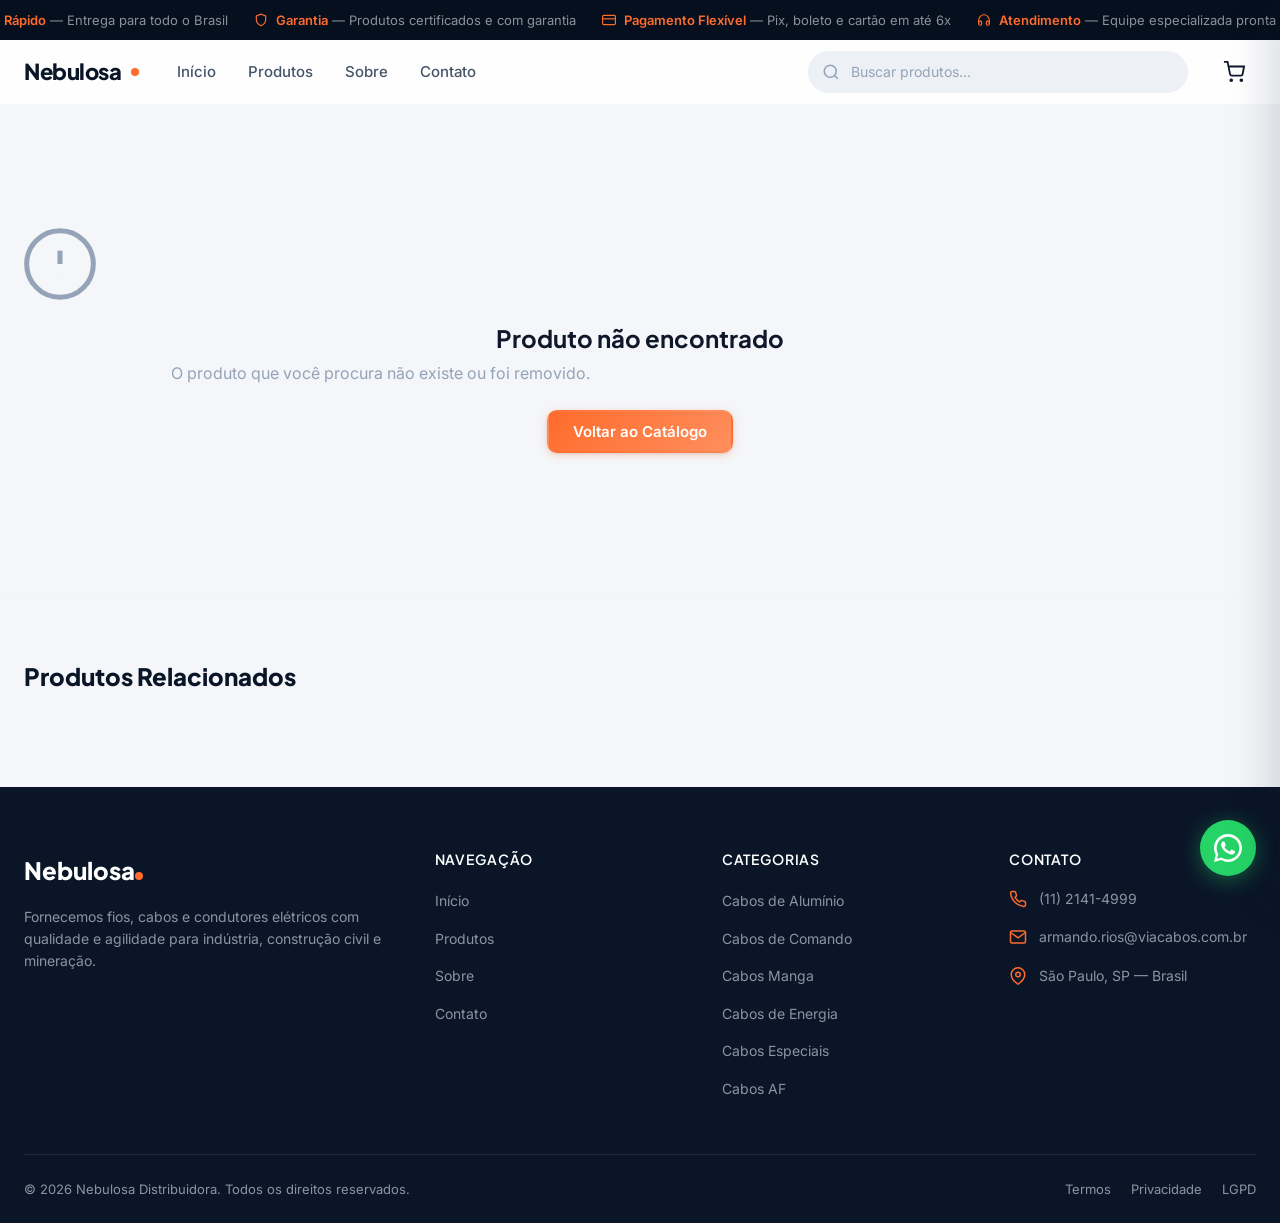
<file: produto.html>
﻿<!DOCTYPE html>
<html lang="pt-BR">
<head>
    <meta charset="UTF-8">
    <meta name="viewport" content="width=device-width, initial-scale=1.0">
    <meta name="robots" content="index, follow">
    <meta name="theme-color" content="#0A1628">
    <title>Produto — Nebulosa Distribuidora</title>
    <meta name="description" content="Detalhes do produto — Nebulosa Distribuidora">
    <link rel="canonical" href="https://www.example.com/produto.html">
    <meta property="og:type" content="product">
    <meta property="og:locale" content="pt_BR">
    <meta property="og:site_name" content="Nebulosa Distribuidora">
    <link rel="preconnect" href="https://fonts.googleapis.com">
    <link rel="preconnect" href="https://fonts.gstatic.com" crossorigin>
    <link rel="stylesheet" href="css/style.css">
</head>
<body>
    <!-- ========== TRUST BAR ========== -->
    <div class="trust-bar" id="trust-bar">
        <div class="container trust-bar__inner" id="trust-bar-items"></div>
    </div>

    <!-- ========== HEADER ========== -->
    <header class="site-header" id="site-header">
        <div class="container site-header__inner">
            <a href="index.html" class="site-header__logo" id="site-logo">Nebulosa<span class="logo-dot"></span></a>
            <nav class="site-header__nav" id="main-nav" aria-label="Navegação principal">
                <a href="index.html" class="nav-link">Início</a>
                <a href="produtos.html" class="nav-link">Produtos</a>
                <a href="sobre.html" class="nav-link">Sobre</a>
                <a href="contato.html" class="nav-link">Contato</a>
            </nav>
            <div class="site-header__search">
                <svg class="search-icon" width="18" height="18" viewBox="0 0 24 24" fill="none" stroke="currentColor" stroke-width="2"><circle cx="11" cy="11" r="8"/><line x1="21" y1="21" x2="16.65" y2="16.65"/></svg>
                <input type="text" id="header-search" placeholder="Buscar produtos..." autocomplete="off" aria-label="Buscar produtos">
                <button class="search-clear hidden" id="search-clear" aria-label="Limpar busca" type="button">
                    <svg width="16" height="16" viewBox="0 0 24 24" fill="none" stroke="currentColor" stroke-width="2"><line x1="18" y1="6" x2="6" y2="18"/><line x1="6" y1="6" x2="18" y2="18"/></svg>
                </button>
            </div>
            <div class="site-header__actions">
                <button class="cart-toggle" id="cart-toggle" aria-label="Carrinho de orçamento">
                    <svg width="22" height="22" viewBox="0 0 24 24" fill="none" stroke="currentColor" stroke-width="2"><circle cx="9" cy="21" r="1"/><circle cx="20" cy="21" r="1"/><path d="M1 1h4l2.68 13.39a2 2 0 0 0 2 1.61h9.72a2 2 0 0 0 2-1.61L23 6H6"/></svg>
                    <span class="cart-toggle__badge hidden" id="cart-badge">0</span>
                </button>
                <button class="mobile-menu-toggle" id="mobile-menu-toggle" aria-label="Abrir menu"><span></span><span></span><span></span></button>
            </div>
        </div>
    </header>

    <!-- ========== MOBILE MENU ========== -->
    <div class="mobile-overlay" id="mobile-overlay"></div>
    <nav class="mobile-menu" id="mobile-menu" aria-label="Menu mobile">
        <div class="mobile-menu__header">
            <span class="site-header__logo">Nebulosa<span class="logo-dot"></span></span>
            <button class="mobile-menu__close" id="mobile-menu-close" aria-label="Fechar menu">
                <svg width="24" height="24" viewBox="0 0 24 24" fill="none" stroke="currentColor" stroke-width="2"><line x1="18" y1="6" x2="6" y2="18"/><line x1="6" y1="6" x2="18" y2="18"/></svg>
            </button>
        </div>
        <a href="index.html" class="mobile-menu__link">Início</a>
        <a href="produtos.html" class="mobile-menu__link">Produtos</a>
        <a href="sobre.html" class="mobile-menu__link">Sobre</a>
        <a href="contato.html" class="mobile-menu__link">Contato</a>
    </nav>

    <!-- ========== MAIN CONTENT ========== -->
    <main class="product-detail" id="product-detail-main">
        <div class="container">
            <!-- Breadcrumb -->
            <nav class="breadcrumb" id="product-breadcrumb" aria-label="Caminho de navegação">
                <a href="index.html">Início</a>
                <span class="breadcrumb__sep">›</span>
                <span class="breadcrumb__current" id="breadcrumb-product">Carregando...</span>
            </nav>

            <!-- Product Grid -->
            <div class="product-detail__grid">
                <!-- Image -->
                <div class="product-detail__image-wrap" id="product-image">
                    <div class="product-detail__placeholder">
                        <svg viewBox="0 0 120 120" fill="none" style="width:120px;height:120px;opacity:.45">
                            <rect x="20" y="95" width="80" height="8" rx="4" fill="#94a3b8"/>
                            <path d="M35 95V40c0-2.2 1.8-4 4-4h42c2.2 0 4 1.8 4 4v55" stroke="#94a3b8" stroke-width="3" stroke-linecap="round"/>
                            <circle cx="60" cy="25" r="8" stroke="#f97316" stroke-width="2.5" fill="none"/>
                            <line x1="60" y1="33" x2="60" y2="40" stroke="#f97316" stroke-width="2.5" stroke-linecap="round"/>
                            <line x1="42" y1="55" x2="78" y2="55" stroke="#cbd5e1" stroke-width="2" stroke-linecap="round"/>
                            <line x1="42" y1="65" x2="70" y2="65" stroke="#cbd5e1" stroke-width="2" stroke-linecap="round"/>
                            <line x1="42" y1="75" x2="74" y2="75" stroke="#cbd5e1" stroke-width="2" stroke-linecap="round"/>
                        </svg>
                    </div>
                </div>

                <!-- Info -->
                <div class="product-detail__info">
                    <span class="product-detail__badge" id="product-badge">Carregando...</span>
                    <h1 class="product-detail__name" id="product-name">Carregando produto...</h1>
                    <p class="product-detail__desc" id="product-desc"></p>

                    <!-- Specs -->
                    <div id="product-specs"></div>

                    <!-- Tags -->
                    <div class="product-tags" id="product-tags"></div>

                    <!-- Actions -->
                    <div class="product-detail__actions">
                        <button class="btn btn-primary btn-lg" id="product-add-btn" aria-label="Adicionar ao orçamento">
                            <svg width="18" height="18" viewBox="0 0 24 24" fill="none" stroke="currentColor" stroke-width="2.5"><line x1="12" y1="5" x2="12" y2="19"/><line x1="5" y1="12" x2="19" y2="12"/></svg>
                            Adicionar ao Orçamento
                        </button>
                        <a href="#" class="btn btn-whatsapp btn-lg" id="product-whatsapp" target="_blank" rel="noopener noreferrer">
                            <svg width="18" height="18" viewBox="0 0 24 24" fill="currentColor"><path d="M17.472 14.382c-.297-.149-1.758-.867-2.03-.967-.273-.099-.471-.148-.67.15-.197.297-.767.966-.94 1.164-.173.199-.347.223-.644.075-.297-.15-1.255-.463-2.39-1.475-.883-.788-1.48-1.761-1.653-2.059-.173-.297-.018-.458.13-.606.134-.133.298-.347.446-.52.149-.174.198-.298.298-.497.099-.198.05-.371-.025-.52-.075-.149-.669-1.612-.916-2.207-.242-.579-.487-.5-.669-.51-.173-.008-.371-.01-.57-.01-.198 0-.52.074-.792.372-.272.297-1.04 1.016-1.04 2.479 0 1.462 1.065 2.875 1.213 3.074.149.198 2.096 3.2 5.077 4.487.709.306 1.262.489 1.694.625.712.227 1.36.195 1.871.118.571-.085 1.758-.719 2.006-1.413.248-.694.248-1.289.173-1.413-.074-.124-.272-.198-.57-.347z"/><path d="M12 0C5.373 0 0 5.373 0 12c0 2.111.553 4.093 1.516 5.814L0 24l6.335-1.652A11.943 11.943 0 0012 24c6.627 0 12-5.373 12-12S18.627 0 12 0z"/></svg>
                            Consultar via WhatsApp
                        </a>
                    </div>
                </div>
            </div>
        </div>
    </main>

    <!-- ========== RELATED PRODUCTS ========== -->
    <section class="related-products section" id="related-section">
        <div class="container">
            <h2 class="related-products__title">Produtos Relacionados</h2>
            <div class="product-grid" id="related-products"></div>
        </div>
    </section>

    <!-- ========== FOOTER ========== -->
    <footer class="site-footer" id="site-footer">
        <div class="container">
            <div class="site-footer__grid">
                <div class="site-footer__col">
                    <div class="site-footer__logo">Nebulosa<span class="logo-dot"></span></div>
                    <p class="site-footer__desc" id="footer-desc">Soluções em condutores elétricos para indústria e construção civil.</p>
                </div>
                <div class="site-footer__col">
                    <h4>Navegação</h4>
                    <ul class="site-footer__links">
                        <li><a href="index.html">Início</a></li>
                        <li><a href="produtos.html">Produtos</a></li>
                        <li><a href="sobre.html">Sobre</a></li>
                        <li><a href="contato.html">Contato</a></li>
                    </ul>
                </div>
                <div class="site-footer__col">
                    <h4>Categorias</h4>
                    <ul class="site-footer__links" id="footer-categories"></ul>
                </div>
                <div class="site-footer__col">
                    <h4>Contato</h4>
                    <div id="footer-contact"></div>
                </div>
            </div>
            <div class="site-footer__bottom">
                <p>&copy; <span id="footer-year">2026</span> Nebulosa Distribuidora. Todos os direitos reservados.</p>
                <div class="site-footer__legal">
                    <a href="termos.html">Termos</a>
                    <a href="privacidade.html">Privacidade</a>
                    <a href="lgpd.html">LGPD</a>
                </div>
            </div>
        </div>
    </footer>

    <!-- WhatsApp Float -->
    <a href="#" class="whatsapp-float" id="whatsapp-float" target="_blank" rel="noopener noreferrer" aria-label="Fale conosco pelo WhatsApp">
        <svg width="28" height="28" viewBox="0 0 24 24" fill="#FFFFFF"><path d="M17.472 14.382c-.297-.149-1.758-.867-2.03-.967-.273-.099-.471-.148-.67.15-.197.297-.767.966-.94 1.164-.173.199-.347.223-.644.075-.297-.15-1.255-.463-2.39-1.475-.883-.788-1.48-1.761-1.653-2.059-.173-.297-.018-.458.13-.606.134-.133.298-.347.446-.52.149-.174.198-.298.298-.497.099-.198.05-.371-.025-.52-.075-.149-.669-1.612-.916-2.207-.242-.579-.487-.5-.669-.51-.173-.008-.371-.01-.57-.01-.198 0-.52.074-.792.372-.272.297-1.04 1.016-1.04 2.479 0 1.462 1.065 2.875 1.213 3.074.149.198 2.096 3.2 5.077 4.487.709.306 1.262.489 1.694.625.712.227 1.36.195 1.871.118.571-.085 1.758-.719 2.006-1.413.248-.694.248-1.289.173-1.413-.074-.124-.272-.198-.57-.347z"/><path d="M12 0C5.373 0 0 5.373 0 12c0 2.111.553 4.093 1.516 5.814L0 24l6.335-1.652A11.943 11.943 0 0012 24c6.627 0 12-5.373 12-12S18.627 0 12 0zm0 21.75c-1.855 0-3.618-.502-5.158-1.414l-.37-.22-3.834 1.005 1.022-3.734-.24-.382A9.713 9.713 0 012.25 12c0-5.385 4.365-9.75 9.75-9.75s9.75 4.365 9.75 9.75-4.365 9.75-9.75 9.75z"/></svg>
        <span class="whatsapp-float__tooltip">Fale conosco</span>
    </a>

    <div class="toast-container" id="toast-container"></div>
    <script src="js/app.js"></script>
</body>
</html>
</file>
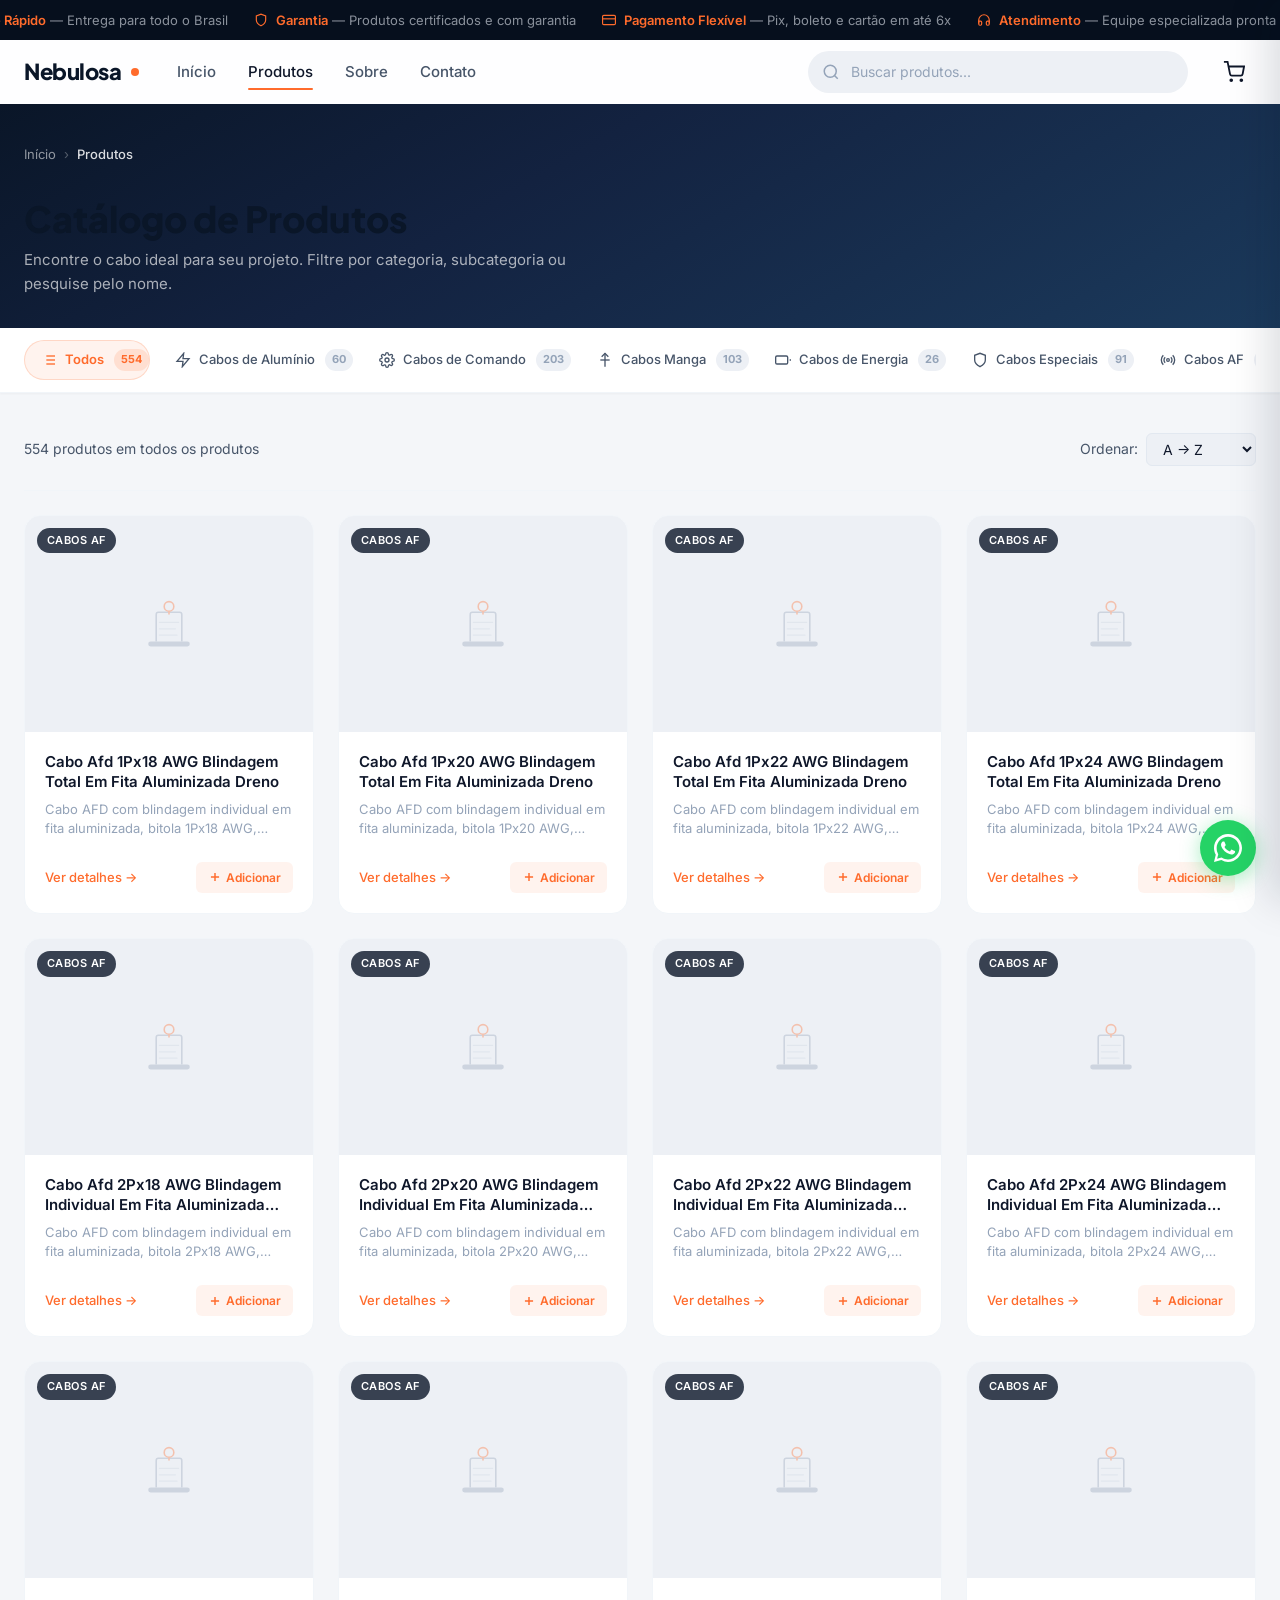
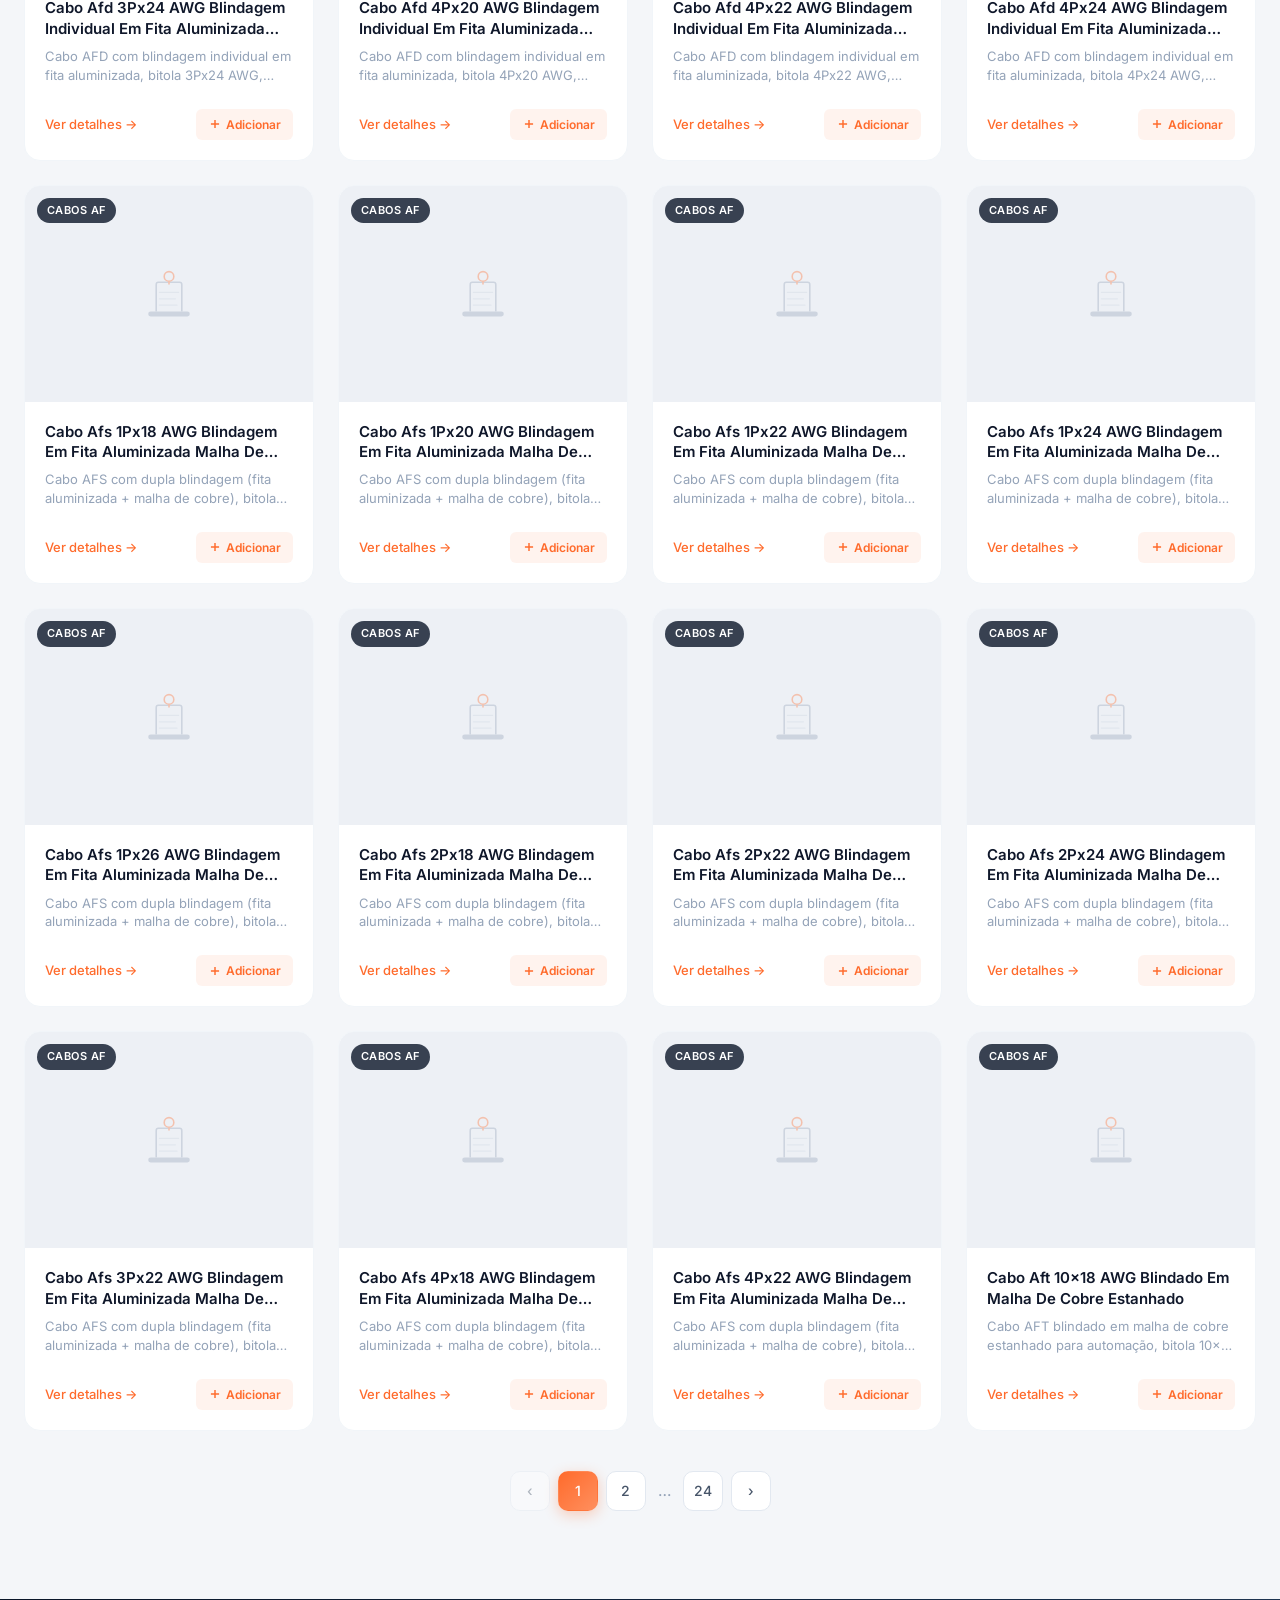
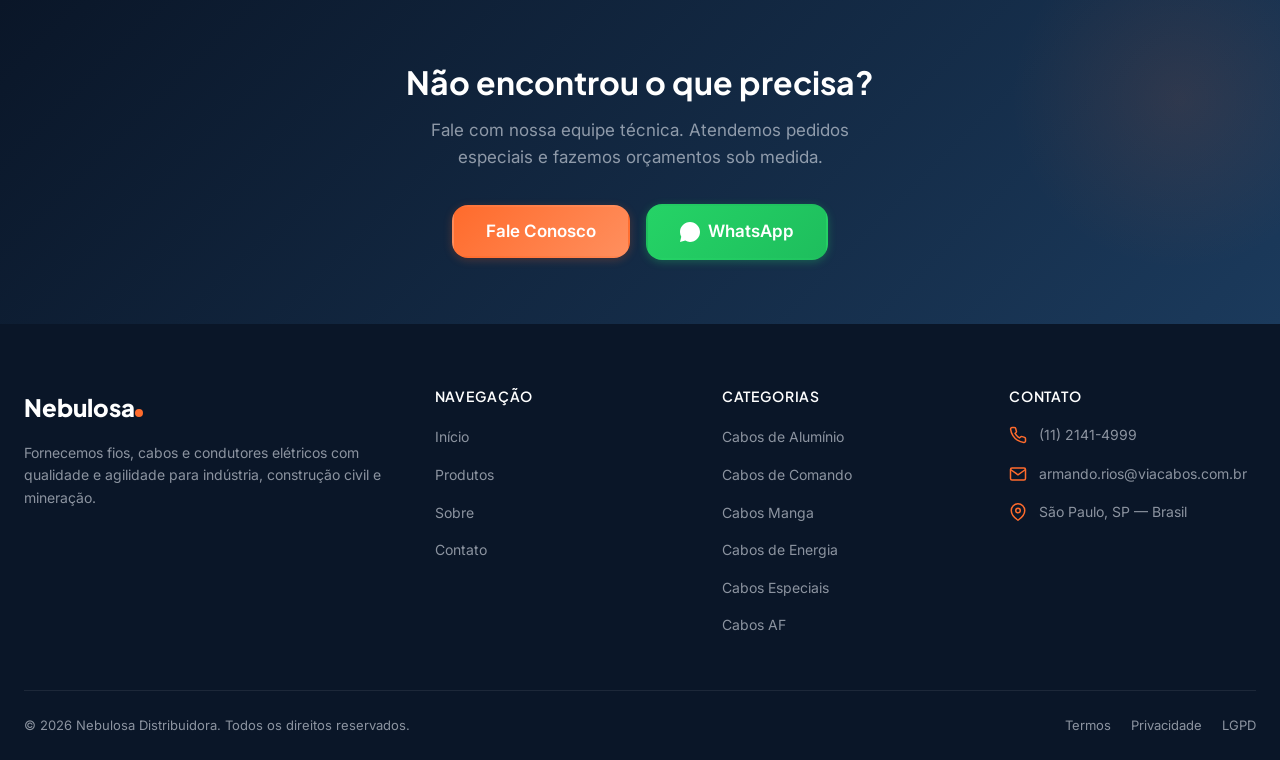
<file: produtos.html>
﻿<!DOCTYPE html>
<html lang="pt-BR">
<head>
    <meta charset="UTF-8">
    <meta name="viewport" content="width=device-width, initial-scale=1.0">
    <meta name="robots" content="index, follow">
    <meta name="theme-color" content="#0A1628">
    <title>Produtos — Nebulosa Distribuidora</title>
    <meta name="description" content="Catálogo completo de cabos e condutores elétricos. Cabos de alumínio, comando, manga, energia, AF e especiais. Solicite seu orçamento.">
    <link rel="canonical" href="https://www.example.com/produtos.html">
    <meta property="og:type" content="website">
    <meta property="og:locale" content="pt_BR">
    <meta property="og:site_name" content="Nebulosa Distribuidora">
    <meta property="og:title" content="Produtos — Nebulosa Distribuidora">
    <meta property="og:description" content="Catálogo completo de cabos e condutores elétricos com mais de 500 produtos.">

    <link rel="preconnect" href="https://fonts.googleapis.com">
    <link rel="preconnect" href="https://fonts.gstatic.com" crossorigin>
    <link rel="stylesheet" href="css/style.css">
</head>
<body>
    <!-- ========== TRUST BAR ========== -->
    <div class="trust-bar" id="trust-bar">
        <div class="container trust-bar__inner" id="trust-bar-items"></div>
    </div>

    <!-- ========== HEADER ========== -->
    <header class="site-header" id="site-header">
        <div class="container site-header__inner">
            <a href="index.html" class="site-header__logo" id="site-logo">Nebulosa<span class="logo-dot"></span></a>
            <nav class="site-header__nav" id="main-nav" aria-label="Navegação principal">
                <a href="index.html" class="nav-link">Início</a>
                <a href="produtos.html" class="nav-link active">Produtos</a>
                <a href="sobre.html" class="nav-link">Sobre</a>
                <a href="contato.html" class="nav-link">Contato</a>
            </nav>
            <div class="site-header__search">
                <svg class="search-icon" width="18" height="18" viewBox="0 0 24 24" fill="none" stroke="currentColor" stroke-width="2"><circle cx="11" cy="11" r="8"/><line x1="21" y1="21" x2="16.65" y2="16.65"/></svg>
                <input type="text" id="header-search" placeholder="Buscar produtos..." autocomplete="off" aria-label="Buscar produtos">
                <button class="search-clear hidden" id="search-clear" aria-label="Limpar busca">
                    <svg width="14" height="14" viewBox="0 0 24 24" fill="none" stroke="currentColor" stroke-width="2"><line x1="18" y1="6" x2="6" y2="18"/><line x1="6" y1="6" x2="18" y2="18"/></svg>
                </button>
            </div>
            <div class="site-header__actions">
                <button class="cart-toggle" id="cart-toggle" aria-label="Carrinho de orçamento">
                    <svg width="22" height="22" viewBox="0 0 24 24" fill="none" stroke="currentColor" stroke-width="2"><circle cx="9" cy="21" r="1"/><circle cx="20" cy="21" r="1"/><path d="M1 1h4l2.68 13.39a2 2 0 0 0 2 1.61h9.72a2 2 0 0 0 2-1.61L23 6H6"/></svg>
                    <span class="cart-toggle__badge hidden" id="cart-badge">0</span>
                </button>
                <button class="mobile-menu-toggle" id="mobile-menu-toggle" aria-label="Abrir menu"><span></span><span></span><span></span></button>
            </div>
        </div>
    </header>

    <!-- ========== MOBILE MENU ========== -->
    <div class="mobile-overlay" id="mobile-overlay"></div>
    <nav class="mobile-menu" id="mobile-menu" aria-label="Menu mobile">
        <div class="mobile-menu__header">
            <span class="site-header__logo">Nebulosa<span class="logo-dot"></span></span>
            <button class="mobile-menu__close" id="mobile-menu-close" aria-label="Fechar menu">
                <svg width="24" height="24" viewBox="0 0 24 24" fill="none" stroke="currentColor" stroke-width="2"><line x1="18" y1="6" x2="6" y2="18"/><line x1="6" y1="6" x2="18" y2="18"/></svg>
            </button>
        </div>
        <a href="index.html" class="mobile-menu__link">Início</a>
        <a href="produtos.html" class="mobile-menu__link">Produtos</a>
        <a href="sobre.html" class="mobile-menu__link">Sobre</a>
        <a href="contato.html" class="mobile-menu__link">Contato</a>
    </nav>

    <!-- ========== PAGE HEADER ========== -->
    <section class="page-header">
        <div class="container">
            <nav class="breadcrumb" id="products-breadcrumb" aria-label="Breadcrumb">
                <a href="index.html">Início</a>
                <span class="breadcrumb__sep">›</span>
                <span class="breadcrumb__current" id="breadcrumb-current">Produtos</span>
            </nav>
            <h1 id="page-title">Catálogo de Produtos</h1>
            <p id="page-subtitle">Encontre o cabo ideal para seu projeto. Filtre por categoria, subcategoria ou pesquise pelo nome.</p>
        </div>
    </section>

    <!-- ========== CATEGORY BAR ========== -->
    <div class="category-bar" id="category-bar">
        <div class="container">
            <div class="category-bar__scroll" id="category-pills">
                <!-- Rendered by JS -->
            </div>
        </div>
    </div>

    <!-- ========== CATALOG ========== -->
    <section class="catalog section" id="catalogo">
        <div class="container">
            <div class="catalog__toolbar">
                <div class="catalog__results" id="results-count">Carregando...</div>
                <div class="catalog__sort">
                    <label for="sort-select">Ordenar:</label>
                    <select id="sort-select" class="sort-select" aria-label="Ordenar produtos">
                        <option value="az">A → Z</option>
                        <option value="za">Z → A</option>
                        <option value="categoria">Categoria</option>
                    </select>
                </div>
            </div>
            <div class="product-grid" id="product-grid">
                <!-- Rendered by JS -->
            </div>
            <div class="pagination" id="pagination"></div>
        </div>
    </section>

    <!-- ========== CTA ========== -->
    <section class="cta-section">
        <div class="container cta-section__content">
            <h2>Não encontrou o que precisa?</h2>
            <p>Fale com nossa equipe técnica. Atendemos pedidos especiais e fazemos orçamentos sob medida.</p>
            <div class="cta-section__actions">
                <a href="contato.html" class="btn btn-primary btn-lg">Fale Conosco</a>
                <a href="#" class="btn btn-whatsapp btn-lg" id="cta-whatsapp" target="_blank" rel="noopener noreferrer">
                    <svg width="20" height="20" viewBox="0 0 24 24" fill="currentColor"><path d="M17.472 14.382c-.297-.149-1.758-.867-2.03-.967-.273-.099-.471-.148-.67.15-.197.297-.767.966-.94 1.164-.173.199-.347.223-.644.075-.297-.15-1.255-.463-2.39-1.475-.883-.788-1.48-1.761-1.653-2.059-.173-.297-.018-.458.13-.606.134-.133.298-.347.446-.52.149-.174.198-.298.298-.497.099-.198.05-.371-.025-.52-.075-.149-.669-1.612-.916-2.207-.242-.579-.487-.5-.669-.51-.173-.008-.371-.01-.57-.01-.198 0-.52.074-.792.372-.272.297-1.04 1.016-1.04 2.479 0 1.462 1.065 2.875 1.213 3.074.149.198 2.096 3.2 5.077 4.487.709.306 1.262.489 1.694.625.712.227 1.36.195 1.871.118.571-.085 1.758-.719 2.006-1.413.248-.694.248-1.289.173-1.413-.074-.124-.272-.198-.57-.347z"/><path d="M12 0C5.373 0 0 5.373 0 12c0 2.111.553 4.093 1.516 5.814L0 24l6.335-1.652A11.943 11.943 0 0012 24c6.627 0 12-5.373 12-12S18.627 0 12 0z"/></svg>
                    WhatsApp
                </a>
            </div>
        </div>
    </section>

    <!-- ========== FOOTER ========== -->
    <footer class="site-footer" id="site-footer">
        <div class="container">
            <div class="site-footer__grid">
                <div class="site-footer__col">
                    <div class="site-footer__logo">Nebulosa<span class="logo-dot"></span></div>
                    <p class="site-footer__desc" id="footer-desc"></p>
                </div>
                <div class="site-footer__col">
                    <h4>Navegação</h4>
                    <ul class="site-footer__links">
                        <li><a href="index.html">Início</a></li>
                        <li><a href="produtos.html">Produtos</a></li>
                        <li><a href="sobre.html">Sobre</a></li>
                        <li><a href="contato.html">Contato</a></li>
                    </ul>
                </div>
                <div class="site-footer__col">
                    <h4>Categorias</h4>
                    <ul class="site-footer__links" id="footer-categories"></ul>
                </div>
                <div class="site-footer__col">
                    <h4>Contato</h4>
                    <div id="footer-contact"></div>
                </div>
            </div>
            <div class="site-footer__bottom">
                <p>&copy; <span id="footer-year">2026</span> Nebulosa Distribuidora. Todos os direitos reservados.</p>
                <div class="site-footer__legal">
                    <a href="termos.html">Termos</a>
                    <a href="privacidade.html">Privacidade</a>
                    <a href="lgpd.html">LGPD</a>
                </div>
            </div>
        </div>
    </footer>

    <a href="#" class="whatsapp-float" id="whatsapp-float" target="_blank" rel="noopener noreferrer" aria-label="Fale conosco pelo WhatsApp">
        <svg width="28" height="28" viewBox="0 0 24 24" fill="#FFFFFF"><path d="M17.472 14.382c-.297-.149-1.758-.867-2.03-.967-.273-.099-.471-.148-.67.15-.197.297-.767.966-.94 1.164-.173.199-.347.223-.644.075-.297-.15-1.255-.463-2.39-1.475-.883-.788-1.48-1.761-1.653-2.059-.173-.297-.018-.458.13-.606.134-.133.298-.347.446-.52.149-.174.198-.298.298-.497.099-.198.05-.371-.025-.52-.075-.149-.669-1.612-.916-2.207-.242-.579-.487-.5-.669-.51-.173-.008-.371-.01-.57-.01-.198 0-.52.074-.792.372-.272.297-1.04 1.016-1.04 2.479 0 1.462 1.065 2.875 1.213 3.074.149.198 2.096 3.2 5.077 4.487.709.306 1.262.489 1.694.625.712.227 1.36.195 1.871.118.571-.085 1.758-.719 2.006-1.413.248-.694.248-1.289.173-1.413-.074-.124-.272-.198-.57-.347z"/><path d="M12 0C5.373 0 0 5.373 0 12c0 2.111.553 4.093 1.516 5.814L0 24l6.335-1.652A11.943 11.943 0 0012 24c6.627 0 12-5.373 12-12S18.627 0 12 0zm0 21.75c-1.855 0-3.618-.502-5.158-1.414l-.37-.22-3.834 1.005 1.022-3.734-.24-.382A9.713 9.713 0 012.25 12c0-5.385 4.365-9.75 9.75-9.75s9.75 4.365 9.75 9.75-4.365 9.75-9.75 9.75z"/></svg>
        <span class="whatsapp-float__tooltip">Fale conosco</span>
    </a>

    <div class="toast-container" id="toast-container"></div>
    <script src="js/app.js"></script>
</body>
</html>
</file>
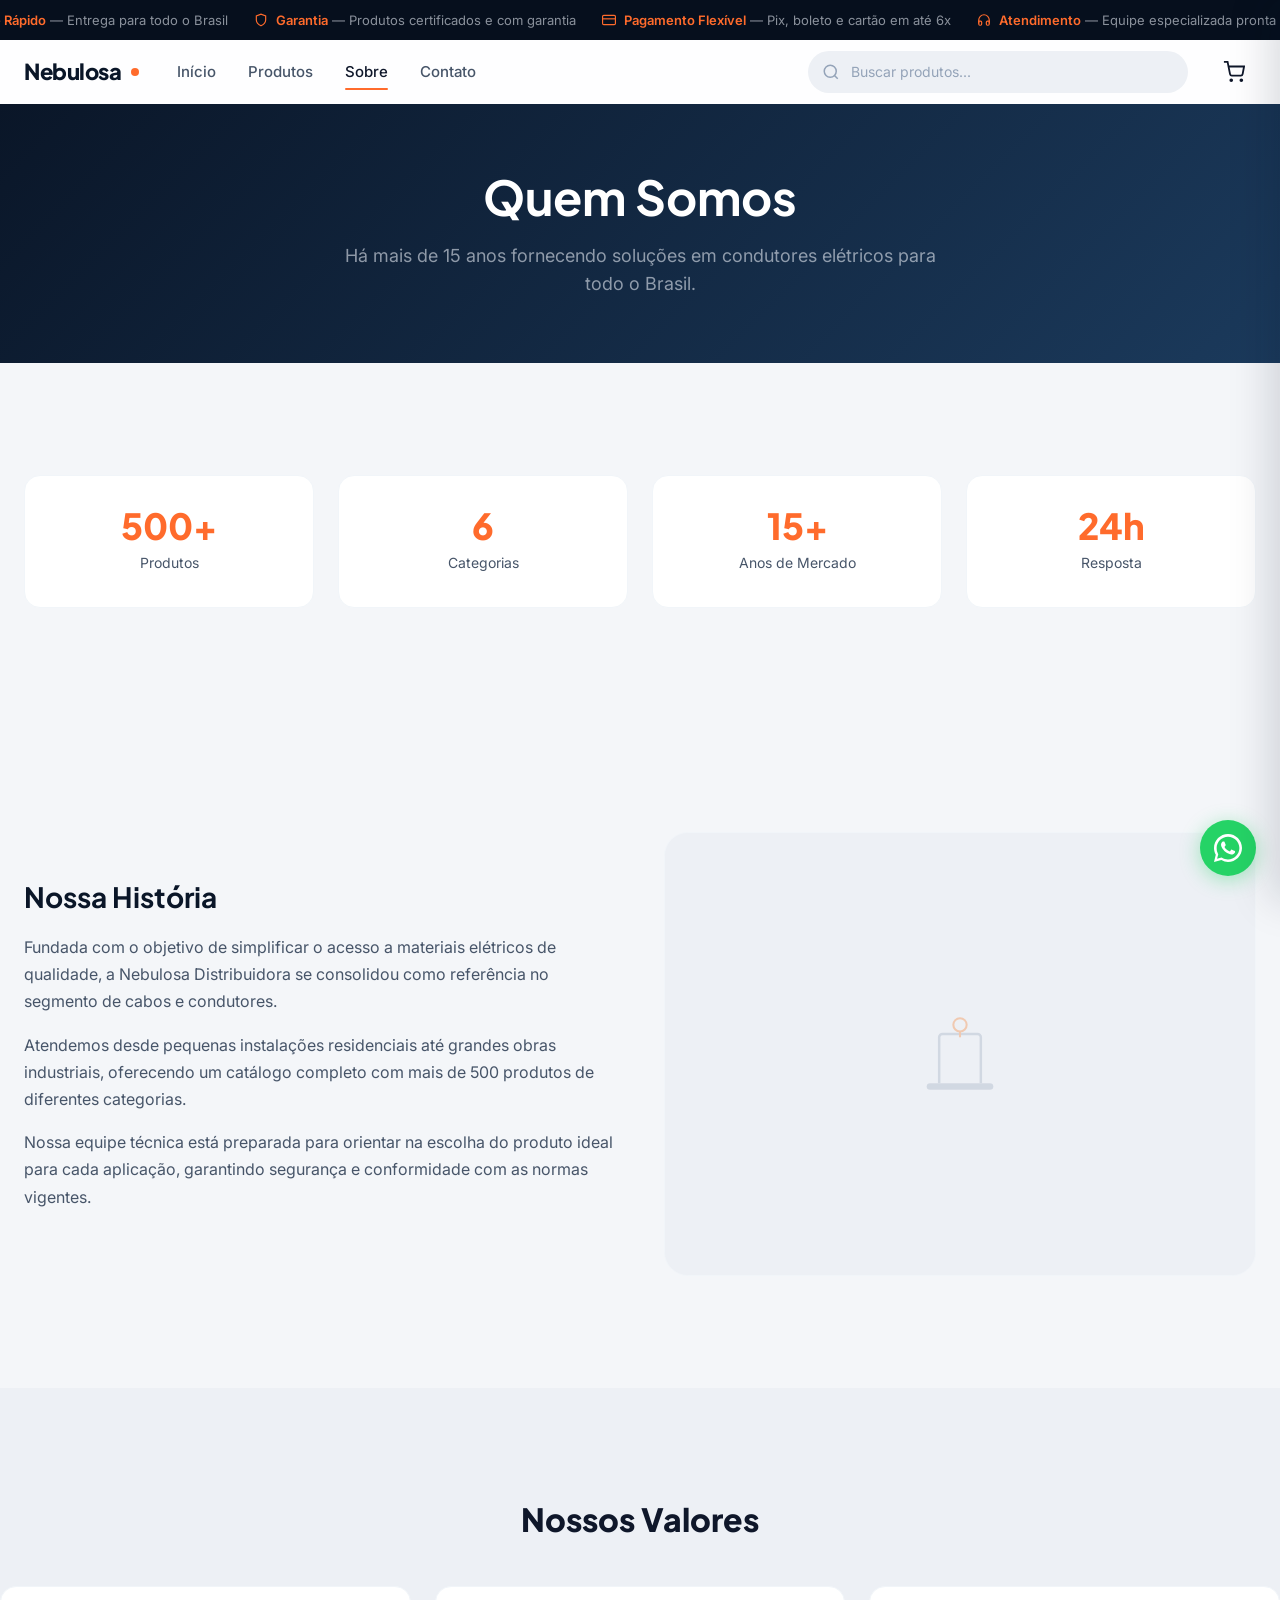
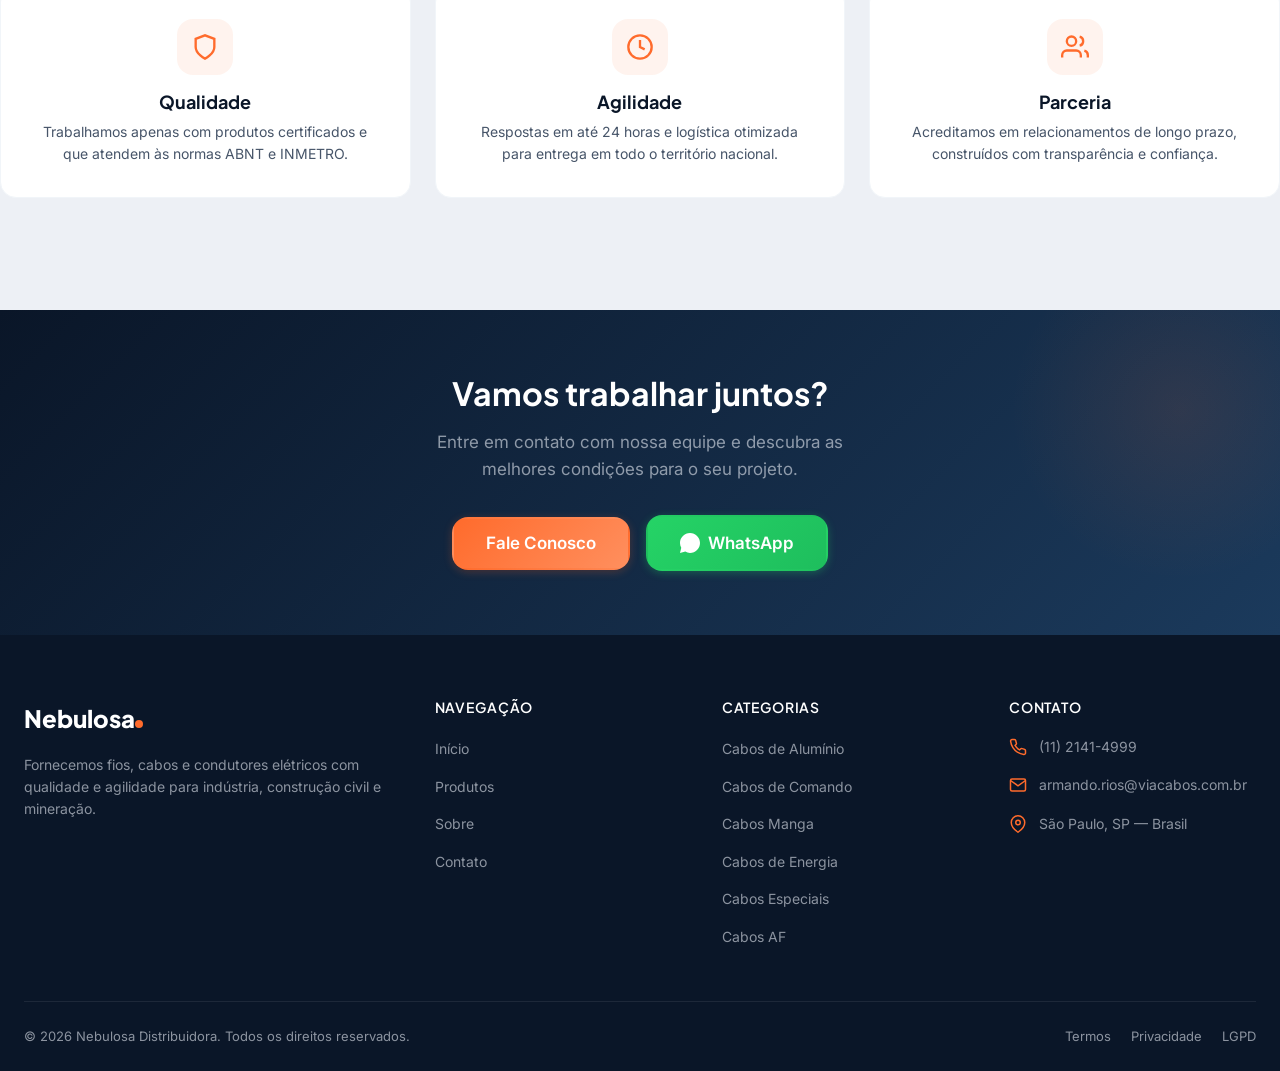
<file: sobre.html>
﻿<!DOCTYPE html>
<html lang="pt-BR">
<head>
    <meta charset="UTF-8">
    <meta name="viewport" content="width=device-width, initial-scale=1.0">
    <meta name="robots" content="index, follow">
    <meta name="theme-color" content="#0A1628">
    <title>Sobre — Nebulosa Distribuidora</title>
    <meta name="description" content="Conheça a Nebulosa Distribuidora. Há mais de 15 anos fornecendo cabos e condutores elétricos com qualidade, agilidade e os melhores preços.">
    <link rel="canonical" href="https://www.example.com/sobre.html">
    <meta property="og:type" content="website">
    <meta property="og:locale" content="pt_BR">
    <meta property="og:site_name" content="Nebulosa Distribuidora">
    <meta property="og:title" content="Sobre — Nebulosa Distribuidora">
    <meta property="og:description" content="Conheça a Nebulosa Distribuidora. Há mais de 15 anos no mercado de materiais elétricos.">
    <link rel="preconnect" href="https://fonts.googleapis.com">
    <link rel="preconnect" href="https://fonts.gstatic.com" crossorigin>
    <link rel="stylesheet" href="css/style.css">
</head>
<body>
    <!-- TRUST BAR -->
    <div class="trust-bar" id="trust-bar">
        <div class="container trust-bar__inner" id="trust-bar-items"></div>
    </div>

    <!-- HEADER -->
    <header class="site-header" id="site-header">
        <div class="container site-header__inner">
            <a href="index.html" class="site-header__logo" id="site-logo">Nebulosa<span class="logo-dot"></span></a>
            <nav class="site-header__nav" id="main-nav" aria-label="Navegação principal">
                <a href="index.html" class="nav-link">Início</a>
                <a href="produtos.html" class="nav-link">Produtos</a>
                <a href="sobre.html" class="nav-link active">Sobre</a>
                <a href="contato.html" class="nav-link">Contato</a>
            </nav>
            <div class="site-header__search">
                <svg class="search-icon" width="18" height="18" viewBox="0 0 24 24" fill="none" stroke="currentColor" stroke-width="2"><circle cx="11" cy="11" r="8"/><line x1="21" y1="21" x2="16.65" y2="16.65"/></svg>
                <input type="text" id="header-search" placeholder="Buscar produtos..." autocomplete="off" aria-label="Buscar produtos">
            </div>
            <div class="site-header__actions">
                <button class="cart-toggle" id="cart-toggle" aria-label="Carrinho de orçamento">
                    <svg width="22" height="22" viewBox="0 0 24 24" fill="none" stroke="currentColor" stroke-width="2"><circle cx="9" cy="21" r="1"/><circle cx="20" cy="21" r="1"/><path d="M1 1h4l2.68 13.39a2 2 0 0 0 2 1.61h9.72a2 2 0 0 0 2-1.61L23 6H6"/></svg>
                    <span class="cart-toggle__badge hidden" id="cart-badge">0</span>
                </button>
                <button class="mobile-menu-toggle" id="mobile-menu-toggle" aria-label="Abrir menu"><span></span><span></span><span></span></button>
            </div>
        </div>
    </header>

    <!-- MOBILE MENU -->
    <div class="mobile-overlay" id="mobile-overlay"></div>
    <nav class="mobile-menu" id="mobile-menu" aria-label="Menu mobile">
        <div class="mobile-menu__header">
            <span class="site-header__logo">Nebulosa<span class="logo-dot"></span></span>
            <button class="mobile-menu__close" id="mobile-menu-close" aria-label="Fechar menu">
                <svg width="24" height="24" viewBox="0 0 24 24" fill="none" stroke="currentColor" stroke-width="2"><line x1="18" y1="6" x2="6" y2="18"/><line x1="6" y1="6" x2="18" y2="18"/></svg>
            </button>
        </div>
        <a href="index.html" class="mobile-menu__link">Início</a>
        <a href="produtos.html" class="mobile-menu__link">Produtos</a>
        <a href="sobre.html" class="mobile-menu__link">Sobre</a>
        <a href="contato.html" class="mobile-menu__link">Contato</a>
    </nav>

    <!-- ABOUT HERO -->
    <section class="about-hero">
        <div class="container">
            <h1>Quem Somos</h1>
            <p>Há mais de 15 anos fornecendo soluções em condutores elétricos para todo o Brasil.</p>
        </div>
    </section>

    <!-- STATS -->
    <section class="section">
        <div class="container">
            <div class="about-stats" id="about-stats">
                <!-- Rendered by JS from config.stats -->
            </div>
        </div>
    </section>

    <!-- ABOUT CONTENT -->
    <section class="section">
        <div class="container">
            <div class="about-content">
                <div class="about-content__text">
                    <h2>Nossa História</h2>
                    <p>Fundada com o objetivo de simplificar o acesso a materiais elétricos de qualidade, a Nebulosa Distribuidora se consolidou como referência no segmento de cabos e condutores.</p>
                    <p>Atendemos desde pequenas instalações residenciais até grandes obras industriais, oferecendo um catálogo completo com mais de 500 produtos de diferentes categorias.</p>
                    <p>Nossa equipe técnica está preparada para orientar na escolha do produto ideal para cada aplicação, garantindo segurança e conformidade com as normas vigentes.</p>
                </div>
                <div class="about-content__visual">
                    <svg viewBox="0 0 120 120" fill="none" style="width:100px;height:100px;opacity:.3">
                        <rect x="20" y="95" width="80" height="8" rx="4" fill="#94a3b8"/>
                        <path d="M35 95V40c0-2.2 1.8-4 4-4h42c2.2 0 4 1.8 4 4v55" stroke="#94a3b8" stroke-width="3"/>
                        <circle cx="60" cy="25" r="8" stroke="#f97316" stroke-width="2.5" fill="none"/>
                        <line x1="60" y1="33" x2="60" y2="40" stroke="#f97316" stroke-width="2.5"/>
                    </svg>
                </div>
            </div>
        </div>
    </section>

    <!-- VALUES -->
    <section class="section" style="background:var(--bg-alt);">
        <div class="container about-values">
            <h2 class="section-title" style="text-align:center;margin-bottom:var(--sp-12);">Nossos Valores</h2>
            <div class="about-values__grid">
                <div class="about-value reveal">
                    <div class="about-value__icon">
                        <svg width="28" height="28" viewBox="0 0 24 24" fill="none" stroke="currentColor" stroke-width="2"><path d="M12 22s8-4 8-10V5l-8-3-8 3v7c0 6 8 10 8 10z"/></svg>
                    </div>
                    <h3>Qualidade</h3>
                    <p>Trabalhamos apenas com produtos certificados e que atendem às normas ABNT e INMETRO.</p>
                </div>
                <div class="about-value reveal">
                    <div class="about-value__icon">
                        <svg width="28" height="28" viewBox="0 0 24 24" fill="none" stroke="currentColor" stroke-width="2"><circle cx="12" cy="12" r="10"/><polyline points="12 6 12 12 16 14"/></svg>
                    </div>
                    <h3>Agilidade</h3>
                    <p>Respostas em até 24 horas e logística otimizada para entrega em todo o território nacional.</p>
                </div>
                <div class="about-value reveal">
                    <div class="about-value__icon">
                        <svg width="28" height="28" viewBox="0 0 24 24" fill="none" stroke="currentColor" stroke-width="2"><path d="M17 21v-2a4 4 0 0 0-4-4H5a4 4 0 0 0-4 4v2"/><circle cx="9" cy="7" r="4"/><path d="M23 21v-2a4 4 0 0 0-3-3.87"/><path d="M16 3.13a4 4 0 0 1 0 7.75"/></svg>
                    </div>
                    <h3>Parceria</h3>
                    <p>Acreditamos em relacionamentos de longo prazo, construídos com transparência e confiança.</p>
                </div>
            </div>
        </div>
    </section>

    <!-- CTA -->
    <section class="cta-section">
        <div class="container cta-section__content">
            <h2>Vamos trabalhar juntos?</h2>
            <p>Entre em contato com nossa equipe e descubra as melhores condições para o seu projeto.</p>
            <div class="cta-section__actions">
                <a href="contato.html" class="btn btn-primary btn-lg">Fale Conosco</a>
                <a href="#" class="btn btn-whatsapp btn-lg" id="cta-whatsapp" rel="noopener noreferrer">
                    <svg width="20" height="20" viewBox="0 0 24 24" fill="currentColor"><path d="M17.472 14.382c-.297-.149-1.758-.867-2.03-.967-.273-.099-.471-.148-.67.15-.197.297-.767.966-.94 1.164-.173.199-.347.223-.644.075-.297-.15-1.255-.463-2.39-1.475-.883-.788-1.48-1.761-1.653-2.059-.173-.297-.018-.458.13-.606.134-.133.298-.347.446-.52.149-.174.198-.298.298-.497.099-.198.05-.371-.025-.52-.075-.149-.669-1.612-.916-2.207-.242-.579-.487-.5-.669-.51-.173-.008-.371-.01-.57-.01-.198 0-.52.074-.792.372-.272.297-1.04 1.016-1.04 2.479 0 1.462 1.065 2.875 1.213 3.074.149.198 2.096 3.2 5.077 4.487.709.306 1.262.489 1.694.625.712.227 1.36.195 1.871.118.571-.085 1.758-.719 2.006-1.413.248-.694.248-1.289.173-1.413-.074-.124-.272-.198-.57-.347z"/><path d="M12 0C5.373 0 0 5.373 0 12c0 2.111.553 4.093 1.516 5.814L0 24l6.335-1.652A11.943 11.943 0 0012 24c6.627 0 12-5.373 12-12S18.627 0 12 0z"/></svg>
                    WhatsApp
                </a>
            </div>
        </div>
    </section>

    <!-- FOOTER -->
    <footer class="site-footer" id="site-footer">
        <div class="container">
            <div class="site-footer__grid">
                <div class="site-footer__col">
                    <div class="site-footer__logo">Nebulosa<span class="logo-dot"></span></div>
                    <p class="site-footer__desc" id="footer-desc">Soluções em condutores elétricos para indústria e construção civil.</p>
                </div>
                <div class="site-footer__col">
                    <h4>Navegação</h4>
                    <ul class="site-footer__links">
                        <li><a href="index.html">Início</a></li>
                        <li><a href="produtos.html">Produtos</a></li>
                        <li><a href="sobre.html">Sobre</a></li>
                        <li><a href="contato.html">Contato</a></li>
                    </ul>
                </div>
                <div class="site-footer__col">
                    <h4>Categorias</h4>
                    <ul class="site-footer__links" id="footer-categories"></ul>
                </div>
                <div class="site-footer__col">
                    <h4>Contato</h4>
                    <div id="footer-contact"></div>
                </div>
            </div>
            <div class="site-footer__bottom">
                <p>&copy; <span id="footer-year">2026</span> Nebulosa Distribuidora. Todos os direitos reservados.</p>
                <div class="site-footer__legal">
                    <a href="termos.html">Termos</a>
                    <a href="privacidade.html">Privacidade</a>
                    <a href="lgpd.html">LGPD</a>
                </div>
            </div>
        </div>
    </footer>

    <a href="#" class="whatsapp-float" id="whatsapp-float" target="_blank" rel="noopener noreferrer" aria-label="Fale conosco pelo WhatsApp">
        <svg width="28" height="28" viewBox="0 0 24 24" fill="#FFFFFF"><path d="M17.472 14.382c-.297-.149-1.758-.867-2.03-.967-.273-.099-.471-.148-.67.15-.197.297-.767.966-.94 1.164-.173.199-.347.223-.644.075-.297-.15-1.255-.463-2.39-1.475-.883-.788-1.48-1.761-1.653-2.059-.173-.297-.018-.458.13-.606.134-.133.298-.347.446-.52.149-.174.198-.298.298-.497.099-.198.05-.371-.025-.52-.075-.149-.669-1.612-.916-2.207-.242-.579-.487-.5-.669-.51-.173-.008-.371-.01-.57-.01-.198 0-.52.074-.792.372-.272.297-1.04 1.016-1.04 2.479 0 1.462 1.065 2.875 1.213 3.074.149.198 2.096 3.2 5.077 4.487.709.306 1.262.489 1.694.625.712.227 1.36.195 1.871.118.571-.085 1.758-.719 2.006-1.413.248-.694.248-1.289.173-1.413-.074-.124-.272-.198-.57-.347z"/><path d="M12 0C5.373 0 0 5.373 0 12c0 2.111.553 4.093 1.516 5.814L0 24l6.335-1.652A11.943 11.943 0 0012 24c6.627 0 12-5.373 12-12S18.627 0 12 0zm0 21.75c-1.855 0-3.618-.502-5.158-1.414l-.37-.22-3.834 1.005 1.022-3.734-.24-.382A9.713 9.713 0 012.25 12c0-5.385 4.365-9.75 9.75-9.75s9.75 4.365 9.75 9.75-4.365 9.75-9.75 9.75z"/></svg>
        <span class="whatsapp-float__tooltip">Fale conosco</span>
    </a>

    <div class="toast-container" id="toast-container"></div>
    <script src="js/app.js"></script>
</body>
</html>
</file>
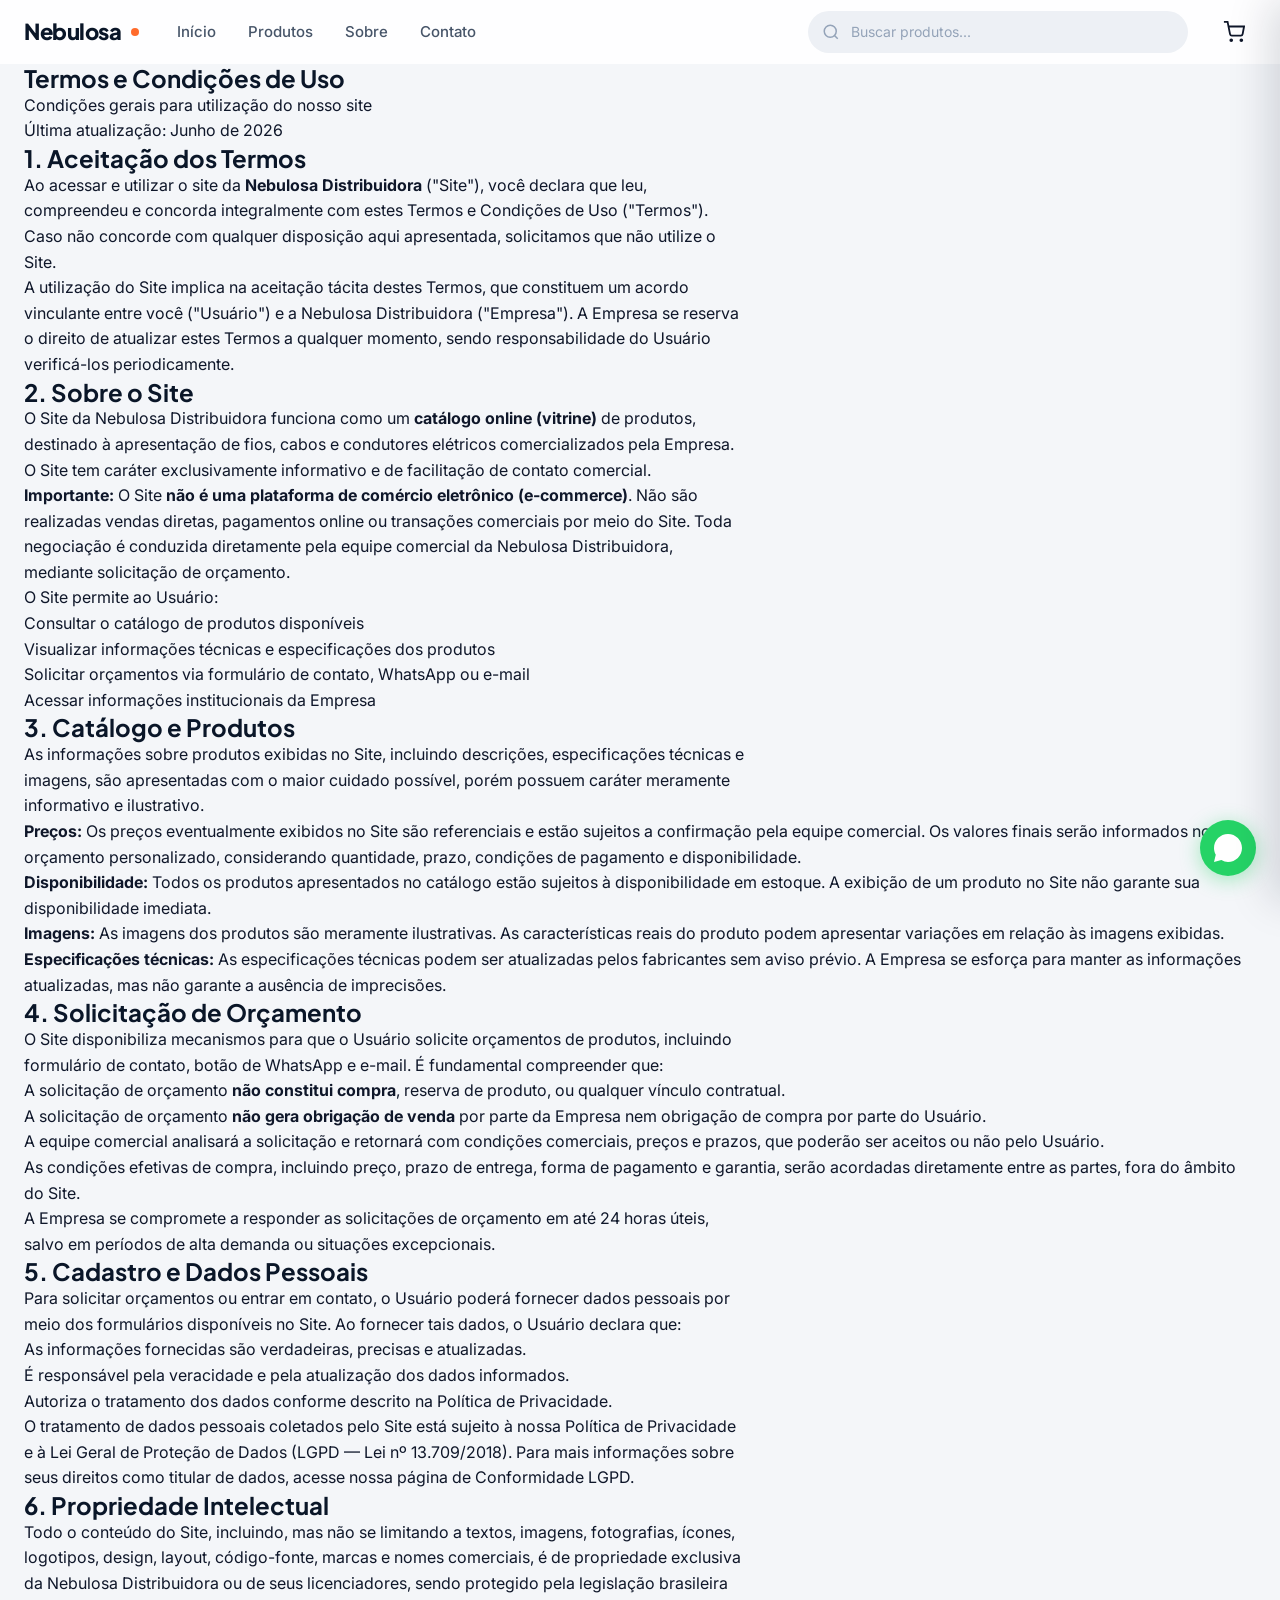
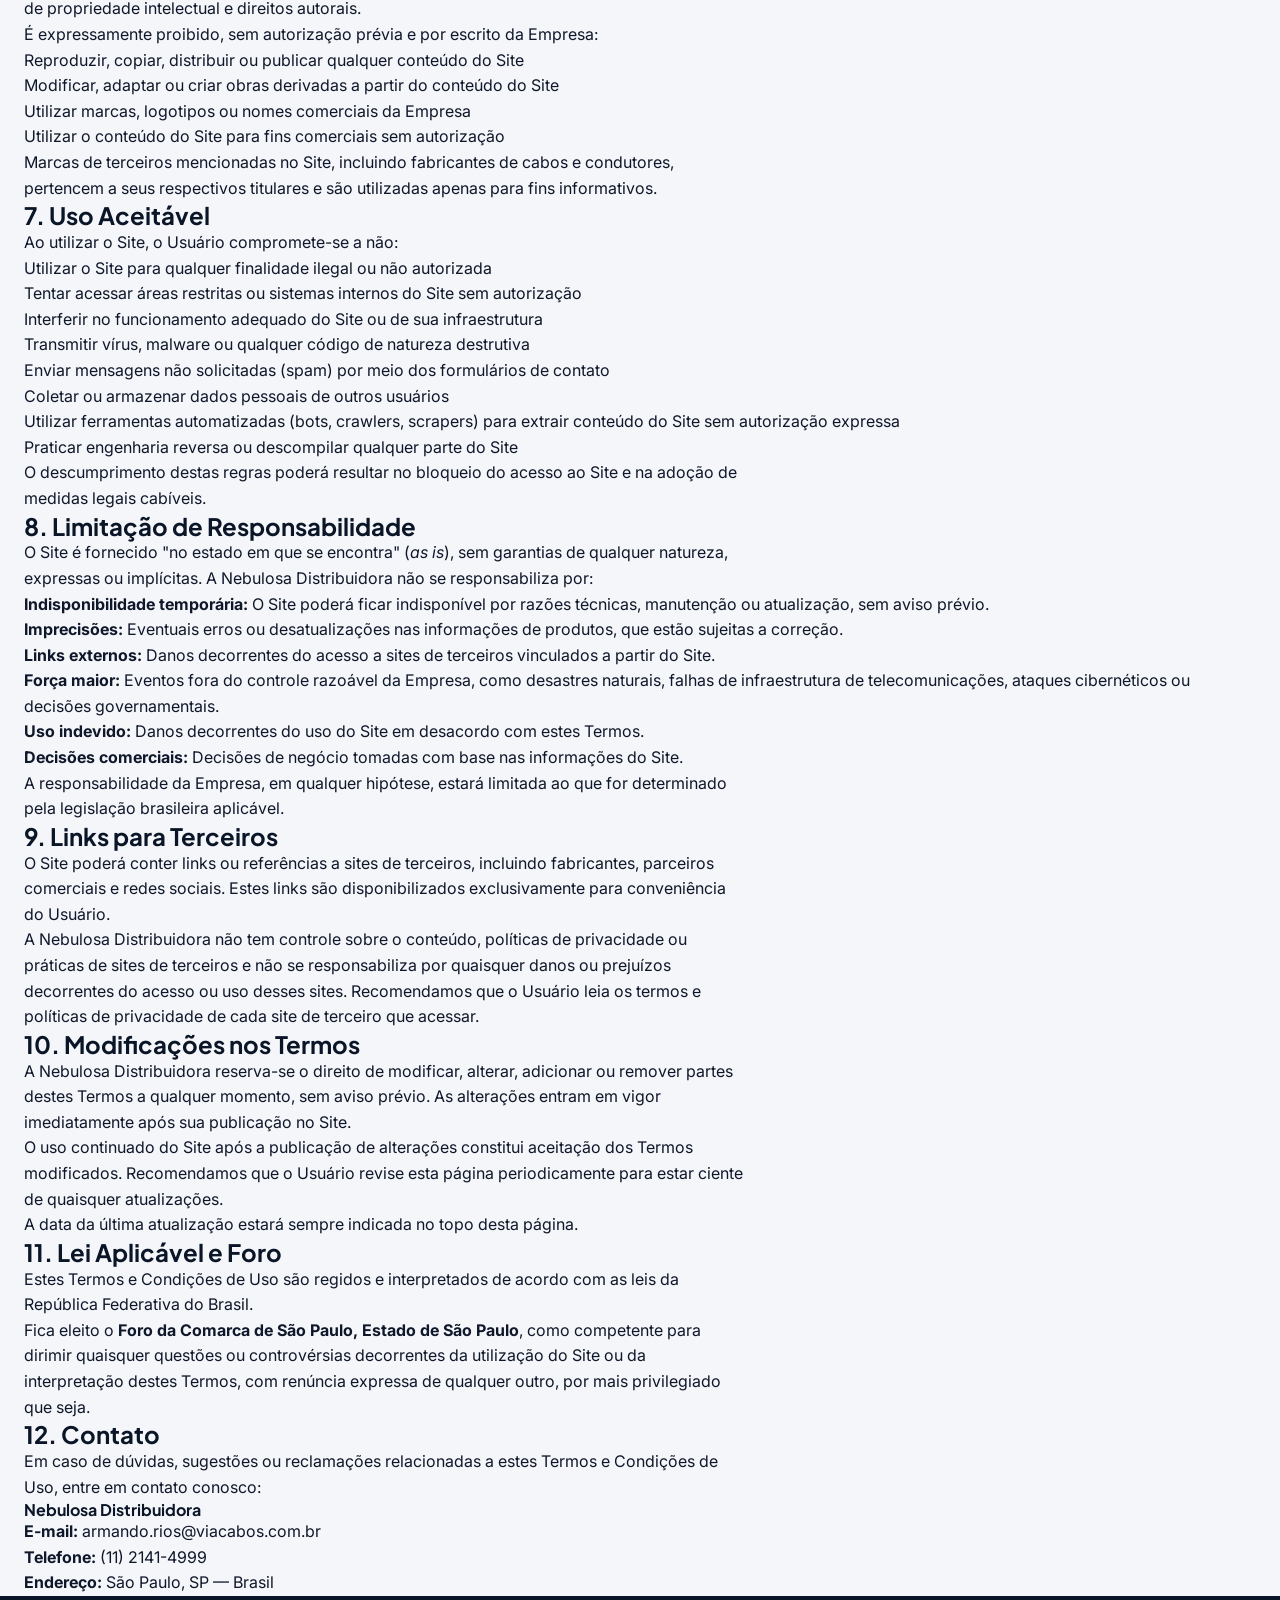
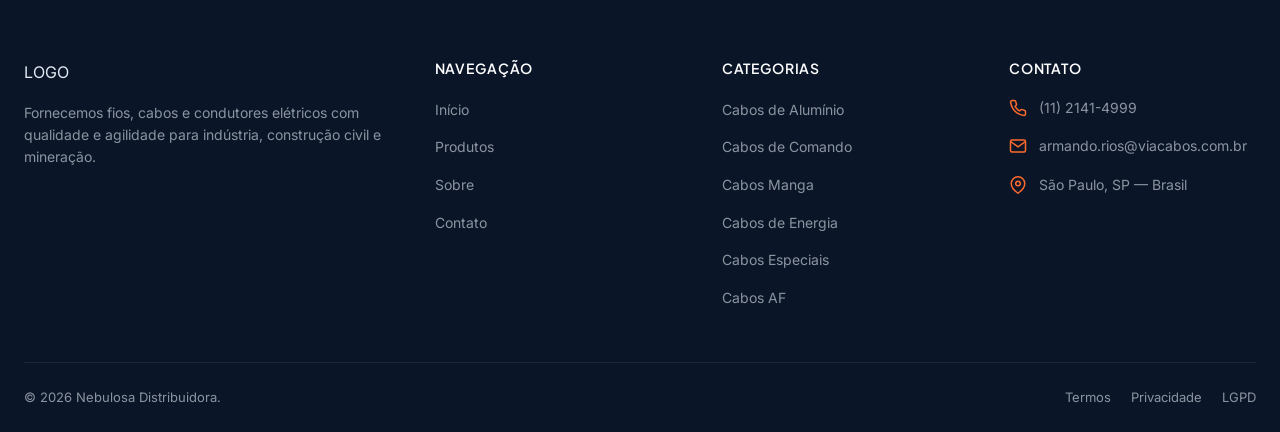
<file: termos.html>
﻿<!DOCTYPE html>
<html lang="pt-BR">
<head>
    <meta charset="UTF-8">
    <meta name="viewport" content="width=device-width, initial-scale=1.0">
    <meta name="description" content="Termos e Condições de Uso do site da Nebulosa Distribuidora. Condições gerais para utilização do catálogo online.">
    <meta name="robots" content="index, follow">
    <meta property="og:type" content="website">
    <meta property="og:locale" content="pt_BR">
    <meta name="theme-color" content="#0A1628">
    <link rel="canonical" href="termos.html">
    <title>Termos e Condições — Nebulosa</title>
    <link rel="preconnect" href="https://fonts.googleapis.com">
    <link rel="preconnect" href="https://fonts.gstatic.com" crossorigin>
    <link rel="stylesheet" href="css/style.css">
    <!-- Google Analytics 4 (GA4) — Substituir G-XXXXXXXXXX pelo ID real -->
    <!-- <script async src="https://www.googletagmanager.com/gtag/js?id=G-XXXXXXXXXX"></script>
    <script>
      window.dataLayer = window.dataLayer || [];
      function gtag(){dataLayer.push(arguments);}
      gtag('js', new Date());
      gtag('config', 'G-XXXXXXXXXX');
    </script> -->
    <!-- Google Search Console Verification -->
    <!-- <meta name="google-site-verification" content="CODIGO_VERIFICACAO_AQUI" /> -->
</head>
<body>
    <!-- HEADER -->
    <header class="site-header" id="site-header">
        <div class="container site-header__inner">
            <a href="index.html" class="site-header__logo" id="site-logo"><div class="logo-placeholder">LOGO</div></a>
            <nav class="site-header__nav" id="main-nav">
                <a href="index.html" class="nav-link">Início</a>
                <a href="produtos.html" class="nav-link">Produtos</a>
                <a href="sobre.html" class="nav-link">Sobre</a>
                <a href="contato.html" class="nav-link">Contato</a>
            </nav>
            <div class="site-header__search">
                <svg class="search-icon" width="18" height="18" viewBox="0 0 24 24" fill="none" stroke="currentColor" stroke-width="2"><circle cx="11" cy="11" r="8"/><line x1="21" y1="21" x2="16.65" y2="16.65"/></svg>
                <input type="text" id="header-search" placeholder="Buscar produtos..." autocomplete="off">
            </div>
            <div class="site-header__actions">
                <button class="cart-toggle" id="cart-toggle" aria-label="Carrinho"><svg width="22" height="22" viewBox="0 0 24 24" fill="none" stroke="currentColor" stroke-width="2"><circle cx="9" cy="21" r="1"/><circle cx="20" cy="21" r="1"/><path d="M1 1h4l2.68 13.39a2 2 0 0 0 2 1.61h9.72a2 2 0 0 0 2-1.61L23 6H6"/></svg><span class="cart-toggle__badge hidden" id="cart-badge">0</span></button>
                <button class="mobile-menu-toggle" id="mobile-menu-toggle" aria-label="Menu"><svg width="24" height="24" viewBox="0 0 24 24" fill="none" stroke="currentColor" stroke-width="2"><line x1="3" y1="6" x2="21" y2="6"/><line x1="3" y1="12" x2="21" y2="12"/><line x1="3" y1="18" x2="21" y2="18"/></svg></button>
            </div>
        </div>
    </header>

    <!-- MOBILE MENU -->
    <div class="mobile-overlay" id="mobile-overlay"></div>
    <nav class="mobile-menu" id="mobile-menu">
        <div class="mobile-menu__header"><div class="logo-placeholder">LOGO</div><button class="mobile-menu__close" id="mobile-menu-close" aria-label="Fechar"><svg width="24" height="24" viewBox="0 0 24 24" fill="none" stroke="currentColor" stroke-width="2"><line x1="18" y1="6" x2="6" y2="18"/><line x1="6" y1="6" x2="18" y2="18"/></svg></button></div>
        <a href="index.html" class="mobile-menu__link">Início</a>
        <a href="produtos.html" class="mobile-menu__link">Produtos</a>
        <a href="sobre.html" class="mobile-menu__link">Sobre</a>
        <a href="contato.html" class="mobile-menu__link">Contato</a>
    </nav>

    <!-- PAGE HEADER -->
    <section class="page-hero">
        <div class="container">
            <h1 data-animate>Termos e Condições de Uso</h1>
            <p data-animate>Condições gerais para utilização do nosso site</p>
        </div>
    </section>

    <!-- CONTENT -->
    <main class="legal-page">
        <div class="container">
            <div class="legal-content">
                <p class="legal-updated">Última atualização: Junho de 2026</p>

                <section class="legal-section">
                    <h2>1. Aceitação dos Termos</h2>
                    <p>Ao acessar e utilizar o site da <strong>Nebulosa Distribuidora</strong> ("Site"), você declara que leu, compreendeu e concorda integralmente com estes Termos e Condições de Uso ("Termos"). Caso não concorde com qualquer disposição aqui apresentada, solicitamos que não utilize o Site.</p>
                    <p>A utilização do Site implica na aceitação tácita destes Termos, que constituem um acordo vinculante entre você ("Usuário") e a Nebulosa Distribuidora ("Empresa"). A Empresa se reserva o direito de atualizar estes Termos a qualquer momento, sendo responsabilidade do Usuário verificá-los periodicamente.</p>
                </section>

                <section class="legal-section">
                    <h2>2. Sobre o Site</h2>
                    <p>O Site da Nebulosa Distribuidora funciona como um <strong>catálogo online (vitrine)</strong> de produtos, destinado à apresentação de fios, cabos e condutores elétricos comercializados pela Empresa. O Site tem caráter exclusivamente informativo e de facilitação de contato comercial.</p>
                    <p><strong>Importante:</strong> O Site <strong>não é uma plataforma de comércio eletrônico (e-commerce)</strong>. Não são realizadas vendas diretas, pagamentos online ou transações comerciais por meio do Site. Toda negociação é conduzida diretamente pela equipe comercial da Nebulosa Distribuidora, mediante solicitação de orçamento.</p>
                    <p>O Site permite ao Usuário:</p>
                    <ul>
                        <li>Consultar o catálogo de produtos disponíveis</li>
                        <li>Visualizar informações técnicas e especificações dos produtos</li>
                        <li>Solicitar orçamentos via formulário de contato, WhatsApp ou e-mail</li>
                        <li>Acessar informações institucionais da Empresa</li>
                    </ul>
                </section>

                <section class="legal-section">
                    <h2>3. Catálogo e Produtos</h2>
                    <p>As informações sobre produtos exibidas no Site, incluindo descrições, especificações técnicas e imagens, são apresentadas com o maior cuidado possível, porém possuem caráter meramente informativo e ilustrativo.</p>
                    <ul>
                        <li><strong>Preços:</strong> Os preços eventualmente exibidos no Site são referenciais e estão sujeitos a confirmação pela equipe comercial. Os valores finais serão informados no orçamento personalizado, considerando quantidade, prazo, condições de pagamento e disponibilidade.</li>
                        <li><strong>Disponibilidade:</strong> Todos os produtos apresentados no catálogo estão sujeitos à disponibilidade em estoque. A exibição de um produto no Site não garante sua disponibilidade imediata.</li>
                        <li><strong>Imagens:</strong> As imagens dos produtos são meramente ilustrativas. As características reais do produto podem apresentar variações em relação às imagens exibidas.</li>
                        <li><strong>Especificações técnicas:</strong> As especificações técnicas podem ser atualizadas pelos fabricantes sem aviso prévio. A Empresa se esforça para manter as informações atualizadas, mas não garante a ausência de imprecisões.</li>
                    </ul>
                </section>

                <section class="legal-section">
                    <h2>4. Solicitação de Orçamento</h2>
                    <p>O Site disponibiliza mecanismos para que o Usuário solicite orçamentos de produtos, incluindo formulário de contato, botão de WhatsApp e e-mail. É fundamental compreender que:</p>
                    <ul>
                        <li>A solicitação de orçamento <strong>não constitui compra</strong>, reserva de produto, ou qualquer vínculo contratual.</li>
                        <li>A solicitação de orçamento <strong>não gera obrigação de venda</strong> por parte da Empresa nem obrigação de compra por parte do Usuário.</li>
                        <li>A equipe comercial analisará a solicitação e retornará com condições comerciais, preços e prazos, que poderão ser aceitos ou não pelo Usuário.</li>
                        <li>As condições efetivas de compra, incluindo preço, prazo de entrega, forma de pagamento e garantia, serão acordadas diretamente entre as partes, fora do âmbito do Site.</li>
                    </ul>
                    <p>A Empresa se compromete a responder as solicitações de orçamento em até 24 horas úteis, salvo em períodos de alta demanda ou situações excepcionais.</p>
                </section>

                <section class="legal-section">
                    <h2>5. Cadastro e Dados Pessoais</h2>
                    <p>Para solicitar orçamentos ou entrar em contato, o Usuário poderá fornecer dados pessoais por meio dos formulários disponíveis no Site. Ao fornecer tais dados, o Usuário declara que:</p>
                    <ul>
                        <li>As informações fornecidas são verdadeiras, precisas e atualizadas.</li>
                        <li>É responsável pela veracidade e pela atualização dos dados informados.</li>
                        <li>Autoriza o tratamento dos dados conforme descrito na <a href="privacidade.html">Política de Privacidade</a>.</li>
                    </ul>
                    <p>O tratamento de dados pessoais coletados pelo Site está sujeito à nossa <a href="privacidade.html">Política de Privacidade</a> e à Lei Geral de Proteção de Dados (LGPD — Lei nº 13.709/2018). Para mais informações sobre seus direitos como titular de dados, acesse nossa página de <a href="lgpd.html">Conformidade LGPD</a>.</p>
                </section>

                <section class="legal-section">
                    <h2>6. Propriedade Intelectual</h2>
                    <p>Todo o conteúdo do Site, incluindo, mas não se limitando a textos, imagens, fotografias, ícones, logotipos, design, layout, código-fonte, marcas e nomes comerciais, é de propriedade exclusiva da Nebulosa Distribuidora ou de seus licenciadores, sendo protegido pela legislação brasileira de propriedade intelectual e direitos autorais.</p>
                    <p>É expressamente proibido, sem autorização prévia e por escrito da Empresa:</p>
                    <ul>
                        <li>Reproduzir, copiar, distribuir ou publicar qualquer conteúdo do Site</li>
                        <li>Modificar, adaptar ou criar obras derivadas a partir do conteúdo do Site</li>
                        <li>Utilizar marcas, logotipos ou nomes comerciais da Empresa</li>
                        <li>Utilizar o conteúdo do Site para fins comerciais sem autorização</li>
                    </ul>
                    <p>Marcas de terceiros mencionadas no Site, incluindo fabricantes de cabos e condutores, pertencem a seus respectivos titulares e são utilizadas apenas para fins informativos.</p>
                </section>

                <section class="legal-section">
                    <h2>7. Uso Aceitável</h2>
                    <p>Ao utilizar o Site, o Usuário compromete-se a não:</p>
                    <ul>
                        <li>Utilizar o Site para qualquer finalidade ilegal ou não autorizada</li>
                        <li>Tentar acessar áreas restritas ou sistemas internos do Site sem autorização</li>
                        <li>Interferir no funcionamento adequado do Site ou de sua infraestrutura</li>
                        <li>Transmitir vírus, malware ou qualquer código de natureza destrutiva</li>
                        <li>Enviar mensagens não solicitadas (spam) por meio dos formulários de contato</li>
                        <li>Coletar ou armazenar dados pessoais de outros usuários</li>
                        <li>Utilizar ferramentas automatizadas (bots, crawlers, scrapers) para extrair conteúdo do Site sem autorização expressa</li>
                        <li>Praticar engenharia reversa ou descompilar qualquer parte do Site</li>
                    </ul>
                    <p>O descumprimento destas regras poderá resultar no bloqueio do acesso ao Site e na adoção de medidas legais cabíveis.</p>
                </section>

                <section class="legal-section">
                    <h2>8. Limitação de Responsabilidade</h2>
                    <p>O Site é fornecido "no estado em que se encontra" (<em>as is</em>), sem garantias de qualquer natureza, expressas ou implícitas. A Nebulosa Distribuidora não se responsabiliza por:</p>
                    <ul>
                        <li><strong>Indisponibilidade temporária:</strong> O Site poderá ficar indisponível por razões técnicas, manutenção ou atualização, sem aviso prévio.</li>
                        <li><strong>Imprecisões:</strong> Eventuais erros ou desatualizações nas informações de produtos, que estão sujeitas a correção.</li>
                        <li><strong>Links externos:</strong> Danos decorrentes do acesso a sites de terceiros vinculados a partir do Site.</li>
                        <li><strong>Força maior:</strong> Eventos fora do controle razoável da Empresa, como desastres naturais, falhas de infraestrutura de telecomunicações, ataques cibernéticos ou decisões governamentais.</li>
                        <li><strong>Uso indevido:</strong> Danos decorrentes do uso do Site em desacordo com estes Termos.</li>
                        <li><strong>Decisões comerciais:</strong> Decisões de negócio tomadas com base nas informações do Site.</li>
                    </ul>
                    <p>A responsabilidade da Empresa, em qualquer hipótese, estará limitada ao que for determinado pela legislação brasileira aplicável.</p>
                </section>

                <section class="legal-section">
                    <h2>9. Links para Terceiros</h2>
                    <p>O Site poderá conter links ou referências a sites de terceiros, incluindo fabricantes, parceiros comerciais e redes sociais. Estes links são disponibilizados exclusivamente para conveniência do Usuário.</p>
                    <p>A Nebulosa Distribuidora não tem controle sobre o conteúdo, políticas de privacidade ou práticas de sites de terceiros e não se responsabiliza por quaisquer danos ou prejuízos decorrentes do acesso ou uso desses sites. Recomendamos que o Usuário leia os termos e políticas de privacidade de cada site de terceiro que acessar.</p>
                </section>

                <section class="legal-section">
                    <h2>10. Modificações nos Termos</h2>
                    <p>A Nebulosa Distribuidora reserva-se o direito de modificar, alterar, adicionar ou remover partes destes Termos a qualquer momento, sem aviso prévio. As alterações entram em vigor imediatamente após sua publicação no Site.</p>
                    <p>O uso continuado do Site após a publicação de alterações constitui aceitação dos Termos modificados. Recomendamos que o Usuário revise esta página periodicamente para estar ciente de quaisquer atualizações.</p>
                    <p>A data da última atualização estará sempre indicada no topo desta página.</p>
                </section>

                <section class="legal-section">
                    <h2>11. Lei Aplicável e Foro</h2>
                    <p>Estes Termos e Condições de Uso são regidos e interpretados de acordo com as leis da República Federativa do Brasil.</p>
                    <p>Fica eleito o <strong>Foro da Comarca de São Paulo, Estado de São Paulo</strong>, como competente para dirimir quaisquer questões ou controvérsias decorrentes da utilização do Site ou da interpretação destes Termos, com renúncia expressa de qualquer outro, por mais privilegiado que seja.</p>
                </section>

                <section class="legal-section">
                    <h2>12. Contato</h2>
                    <p>Em caso de dúvidas, sugestões ou reclamações relacionadas a estes Termos e Condições de Uso, entre em contato conosco:</p>
                    <div class="legal-info-box">
                        <h4>Nebulosa Distribuidora</h4>
                        <p><strong>E-mail:</strong> armando.rios@viacabos.com.br</p>
                        <p><strong>Telefone:</strong> (11) 2141-4999</p>
                        <p><strong>Endereço:</strong> São Paulo, SP — Brasil</p>
                    </div>
                </section>
            </div>
        </div>
    </main>

    <!-- FOOTER -->
    <footer class="site-footer" id="site-footer">
        <div class="container">
            <div class="site-footer__grid">
                <div class="site-footer__col"><div class="logo-placeholder footer-logo">LOGO</div><p class="site-footer__desc" id="footer-desc">Soluções em condutores elétricos.</p></div>
                <div class="site-footer__col"><h4>Navegação</h4><ul class="site-footer__links"><li><a href="index.html">Início</a></li><li><a href="produtos.html">Produtos</a></li><li><a href="sobre.html">Sobre</a></li><li><a href="contato.html">Contato</a></li></ul></div>
                <div class="site-footer__col"><h4>Categorias</h4><ul class="site-footer__links" id="footer-categories"></ul></div>
                <div class="site-footer__col"><h4>Contato</h4><div class="site-footer__contact" id="footer-contact"></div></div>
            </div>
            <div class="site-footer__bottom">
                <p id="footer-copyright">&copy; 2026 Nebulosa Distribuidora.</p>
                <div class="site-footer__legal"><a href="termos.html">Termos</a><a href="privacidade.html">Privacidade</a><a href="lgpd.html">LGPD</a></div>
            </div>
        </div>
    </footer>

    <!-- CART DRAWER -->
    <div class="cart-overlay" id="cart-overlay"></div>
    <aside class="cart-drawer" id="cart-drawer">
        <div class="cart-drawer__header"><h3><svg width="20" height="20" viewBox="0 0 24 24" fill="none" stroke="currentColor" stroke-width="2"><circle cx="9" cy="21" r="1"/><circle cx="20" cy="21" r="1"/><path d="M1 1h4l2.68 13.39a2 2 0 0 0 2 1.61h9.72a2 2 0 0 0 2-1.61L23 6H6"/></svg> Carrinho de Orçamento</h3><button class="cart-drawer__close" id="cart-close" aria-label="Fechar"><svg width="22" height="22" viewBox="0 0 24 24" fill="none" stroke="currentColor" stroke-width="2"><line x1="18" y1="6" x2="6" y2="18"/><line x1="6" y1="6" x2="18" y2="18"/></svg></button></div>
        <div class="cart-drawer__body" id="cart-items"></div>
        <div class="cart-drawer__footer" id="cart-footer">
            <div class="cart-drawer__total"><span>Total de itens:</span><strong id="cart-total-count">0</strong></div>
            <button class="btn btn-whatsapp btn-full btn-lg" id="cart-send-whatsapp"><svg width="20" height="20" viewBox="0 0 24 24" fill="currentColor"><path d="M17.472 14.382c-.297-.149-1.758-.867-2.03-.967-.273-.099-.471-.148-.67.15-.197.297-.767.966-.94 1.164-.173.199-.347.223-.644.075-.297-.15-1.255-.463-2.39-1.475-.883-.788-1.48-1.761-1.653-2.059-.173-.297-.018-.458.13-.606.134-.133.298-.347.446-.52.149-.174.198-.298.298-.497.099-.198.05-.371-.025-.52-.075-.149-.669-1.612-.916-2.207-.242-.579-.487-.5-.669-.51-.173-.008-.371-.01-.57-.01-.198 0-.52.074-.792.372-.272.297-1.04 1.016-1.04 2.479 0 1.462 1.065 2.875 1.213 3.074.149.198 2.096 3.2 5.077 4.487.709.306 1.262.489 1.694.625.712.227 1.36.195 1.871.118.571-.085 1.758-.719 2.006-1.413.248-.694.248-1.289.173-1.413-.074-.124-.272-.198-.57-.347z"/><path d="M12 0C5.373 0 0 5.373 0 12c0 2.111.553 4.093 1.516 5.814L0 24l6.335-1.652A11.943 11.943 0 0012 24c6.627 0 12-5.373 12-12S18.627 0 12 0z"/></svg> Enviar Orçamento via WhatsApp</button>
            <button class="btn btn-ghost btn-sm" id="cart-clear">Limpar carrinho</button>
        </div>
    </aside>

    <a href="#" class="whatsapp-float" id="whatsapp-float" target="_blank" rel="noopener noreferrer" aria-label="WhatsApp"><svg width="28" height="28" viewBox="0 0 24 24" fill="#FFFFFF"><path d="M17.472 14.382c-.297-.149-1.758-.867-2.03-.967-.273-.099-.471-.148-.67.15-.197.297-.767.966-.94 1.164-.173.199-.347.223-.644.075-.297-.15-1.255-.463-2.39-1.475-.883-.788-1.48-1.761-1.653-2.059-.173-.297-.018-.458.13-.606.134-.133.298-.347.446-.52.149-.174.198-.298.298-.497.099-.198.05-.371-.025-.52-.075-.149-.669-1.612-.916-2.207-.242-.579-.487-.5-.669-.51-.173-.008-.371-.01-.57-.01-.198 0-.52.074-.792.372-.272.297-1.04 1.016-1.04 2.479 0 1.462 1.065 2.875 1.213 3.074.149.198 2.096 3.2 5.077 4.487.709.306 1.262.489 1.694.625.712.227 1.36.195 1.871.118.571-.085 1.758-.719 2.006-1.413.248-.694.248-1.289.173-1.413-.074-.124-.272-.198-.57-.347z"/><path d="M12 0C5.373 0 0 5.373 0 12c0 2.111.553 4.093 1.516 5.814L0 24l6.335-1.652A11.943 11.943 0 0012 24c6.627 0 12-5.373 12-12S18.627 0 12 0z"/></svg></a>
    <div class="toast-container" id="toast-container"></div>
    <div class="cookie-banner hidden" id="cookie-banner">
        <div class="cookie-banner__content">
            <p>🍪 Utilizamos cookies para melhorar sua experiência. <a href="privacidade.html">Política de Privacidade</a>.</p>
            <div class="cookie-banner__actions"><button class="btn btn-primary btn-sm" id="cookie-accept">Aceitar</button><a href="privacidade.html" class="btn btn-ghost btn-sm">Saiba Mais</a></div>
        </div>
    </div>

    <script src="js/app.js"></script>
</body>
</html>
</file>
<file: css/style.css>
/* ============================================================
   NEBULOSA E-COMMERCE — Premium Design System
   Version: 3.0.0
   ============================================================ */

/* ─── Fonts ─────────────────────────────────────────────────── */
@import url('https://fonts.googleapis.com/css2?family=Inter:wght@300;400;500;600;700&family=Plus+Jakarta+Sans:wght@500;600;700;800&display=swap');

/* ─── Design Tokens ─────────────────────────────────────────── */
:root {
  /* Core Palette */
  --primary: #0A1628;
  --primary-light: #132240;
  --primary-mid: #1B3A5C;
  --accent: #FF6B2C;
  --accent-hover: #E85A1B;
  --accent-soft: rgba(255, 107, 44, 0.08);
  --accent-glow: rgba(255, 107, 44, 0.25);
  --accent-gradient: linear-gradient(135deg, #FF6B2C 0%, #FF8F5E 100%);

  /* Surfaces */
  --surface: #FFFFFF;
  --surface-raised: #FFFFFF;
  --bg: #F4F6F9;
  --bg-alt: #EDF0F5;
  --bg-dark: #0A1628;
  --bg-darker: #060F1D;

  /* Borders */
  --border: #E2E8F0;
  --border-light: #F1F5F9;
  --border-accent: rgba(255, 107, 44, 0.2);

  /* Text */
  --text: #0F172A;
  --text-secondary: #475569;
  --text-muted: #94A3B8;
  --text-on-dark: #E2E8F0;
  --text-on-dark-muted: rgba(226, 232, 240, 0.6);

  /* Status */
  --success: #22C55E;
  --success-hover: #16A34A;
  --whatsapp: #25D366;
  --whatsapp-hover: #1EBE5D;
  --info: #3B82F6;
  --warning: #F59E0B;
  --error: #EF4444;

  /* Typography */
  --font-body: 'Inter', system-ui, -apple-system, sans-serif;
  --font-heading: 'Plus Jakarta Sans', 'Inter', sans-serif;

  /* Spacing Scale */
  --sp-1: 4px;
  --sp-2: 8px;
  --sp-3: 12px;
  --sp-4: 16px;
  --sp-5: 20px;
  --sp-6: 24px;
  --sp-8: 32px;
  --sp-10: 40px;
  --sp-12: 48px;
  --sp-16: 64px;
  --sp-20: 80px;
  --sp-24: 96px;

  /* Radii */
  --r-sm: 6px;
  --r-md: 10px;
  --r-lg: 16px;
  --r-xl: 24px;
  --r-full: 9999px;

  /* Shadows */
  --shadow-xs: 0 1px 2px rgba(10,22,40,.04);
  --shadow-sm: 0 1px 3px rgba(10,22,40,.06), 0 1px 2px rgba(10,22,40,.04);
  --shadow-md: 0 4px 6px -1px rgba(10,22,40,.07), 0 2px 4px -2px rgba(10,22,40,.05);
  --shadow-lg: 0 10px 15px -3px rgba(10,22,40,.08), 0 4px 6px -4px rgba(10,22,40,.04);
  --shadow-xl: 0 20px 25px -5px rgba(10,22,40,.1), 0 8px 10px -6px rgba(10,22,40,.06);
  --shadow-2xl: 0 25px 50px -12px rgba(10,22,40,.2);
  --shadow-accent: 0 4px 14px rgba(255,107,44,.3);
  --shadow-card-hover: 0 20px 40px -8px rgba(10,22,40,.12), 0 0 0 1px var(--border-accent);
  --shadow-glass: 0 8px 32px rgba(10,22,40,.08);

  /* Transitions */
  --ease-out: cubic-bezier(0.16, 1, 0.3, 1);
  --ease-spring: cubic-bezier(0.34, 1.56, 0.64, 1);
  --ease-smooth: cubic-bezier(0.4, 0, 0.2, 1);
  --dur-fast: 150ms;
  --dur-normal: 250ms;
  --dur-slow: 400ms;

  /* Layout */
  --header-h: 64px;
  --trust-h: 40px;
  --max-w: 1280px;
  --sidebar-w: 420px;
}


/* ─── Reset ─────────────────────────────────────────────────── */
*, *::before, *::after { margin:0; padding:0; box-sizing:border-box; }

html {
  font-size: 16px;
  scroll-behavior: smooth;
  -webkit-text-size-adjust: 100%;
  -webkit-font-smoothing: antialiased;
  -moz-osx-font-smoothing: grayscale;
}

body {
  font-family: var(--font-body);
  font-weight: 400;
  line-height: 1.6;
  color: var(--text);
  background: var(--bg);
  min-height: 100vh;
  overflow-x: hidden;
}

img, picture, video, svg { display:block; max-width:100%; }
input, button, textarea, select { font:inherit; color:inherit; }
a { color:inherit; text-decoration:none; }
ul, ol { list-style:none; }
button { cursor:pointer; border:none; background:none; }
h1,h2,h3,h4,h5,h6 { font-family:var(--font-heading); font-weight:700; line-height:1.2; color:var(--primary); }
p { max-width:72ch; }
::selection { background:var(--accent); color:#fff; }
:focus-visible { outline:2px solid var(--accent); outline-offset:2px; }


/* ─── Utilities ─────────────────────────────────────────────── */
.container { width:100%; max-width:var(--max-w); margin:0 auto; padding:0 var(--sp-6); }
.section { padding: var(--sp-16) 0; }
.hidden { display:none !important; }
.sr-only { position:absolute; width:1px; height:1px; padding:0; margin:-1px; overflow:hidden; clip:rect(0,0,0,0); border:0; }

/* Scroll reveal animation */
.reveal { opacity:0; transform:translateY(30px); transition: opacity 0.7s var(--ease-out), transform 0.7s var(--ease-out); }
.reveal.visible { opacity:1; transform:translateY(0); }

/* Skeleton shimmer */
@keyframes shimmer {
  0% { background-position: -200% 0; }
  100% { background-position: 200% 0; }
}
.skeleton {
  background: linear-gradient(90deg, var(--bg-alt) 25%, var(--border-light) 50%, var(--bg-alt) 75%);
  background-size: 200% 100%;
  animation: shimmer 1.5s infinite;
  border-radius: var(--r-md);
}

/* ─── Buttons ───────────────────────────────────────────────── */
.btn {
  display: inline-flex;
  align-items: center;
  justify-content: center;
  gap: var(--sp-2);
  font-family: var(--font-body);
  font-weight: 600;
  font-size: 0.9375rem;
  line-height: 1;
  padding: 12px 24px;
  border-radius: var(--r-md);
  border: 2px solid transparent;
  cursor: pointer;
  white-space: nowrap;
  transition: all var(--dur-normal) var(--ease-out);
  user-select: none;
  position: relative;
  overflow: hidden;
}
.btn:active { transform:scale(0.97); }

.btn-primary {
  background: var(--accent-gradient);
  color: #fff;
  box-shadow: var(--shadow-sm), 0 2px 8px rgba(255,107,44,.25);
}
.btn-primary:hover {
  box-shadow: var(--shadow-md), 0 4px 20px rgba(255,107,44,.4);
  transform: translateY(-2px);
}

.btn-outline {
  background: transparent;
  color: var(--text);
  border-color: var(--border);
}
.btn-outline:hover {
  border-color: var(--accent);
  color: var(--accent);
  background: var(--accent-soft);
}

.btn-outline-light {
  background: transparent;
  color: rgba(255,255,255,.9);
  border-color: rgba(255,255,255,.25);
}
.btn-outline-light:hover {
  background: rgba(255,255,255,.1);
  border-color: rgba(255,255,255,.5);
  color: #fff;
}

.btn-whatsapp {
  background: linear-gradient(135deg, var(--whatsapp), var(--whatsapp-hover));
  color: #fff;
  box-shadow: 0 2px 8px rgba(37,211,102,.3);
}
.btn-whatsapp:hover {
  box-shadow: 0 4px 20px rgba(37,211,102,.45);
  transform: translateY(-2px);
}

.btn-ghost { background:transparent; color:var(--text-secondary); }
.btn-ghost:hover { background:var(--bg-alt); color:var(--text); }

.btn-sm { font-size:.8125rem; padding:8px 16px; }
.btn-lg { font-size:1.0625rem; padding:16px 32px; border-radius:var(--r-lg); }
.btn-full { width:100%; }
.btn:disabled { opacity:.5; cursor:not-allowed; pointer-events:none; }


/* ─── Trust Bar ─────────────────────────────────────────────── */
.trust-bar {
  background: var(--bg-darker);
  color: var(--text-on-dark-muted);
  font-size: 0.8125rem;
  height: var(--trust-h);
  overflow: hidden;
  position: relative;
  z-index: 1001;
}
.trust-bar__inner {
  display: flex;
  align-items: center;
  justify-content: center;
  gap: var(--sp-10);
  height: 100%;
}
.trust-bar__item {
  display: flex;
  align-items: center;
  gap: var(--sp-2);
  white-space: nowrap;
}
.trust-bar__item svg {
  width: 14px;
  height: 14px;
  color: var(--accent);
  flex-shrink: 0;
}
.trust-bar__item strong {
  color: var(--accent);
  font-weight: 600;
}

@media (max-width: 768px) {
  .trust-bar__inner { gap: var(--sp-4); font-size:.75rem; overflow-x:auto; padding:0 var(--sp-4); justify-content:flex-start; }
  .trust-bar__item:nth-child(n+3) { display:none; }
}


/* ─── Site Header ───────────────────────────────────────────── */
.site-header {
  position: sticky;
  top: 0;
  z-index: 1000;
  height: var(--header-h);
  background: rgba(255,255,255,.88);
  backdrop-filter: blur(20px) saturate(180%);
  -webkit-backdrop-filter: blur(20px) saturate(180%);
  border-bottom: 1px solid transparent;
  transition: all var(--dur-normal) ease;
}
.site-header.scrolled {
  border-bottom-color: var(--border);
  box-shadow: var(--shadow-glass);
}

.site-header__inner {
  display: flex;
  align-items: center;
  gap: var(--sp-6);
  height: 100%;
}

/* Logo */
.site-header__logo {
  display: flex;
  align-items: center;
  gap: var(--sp-2);
  flex-shrink: 0;
  font-family: var(--font-heading);
  font-weight: 800;
  font-size: 1.375rem;
  color: var(--primary);
  letter-spacing: -0.02em;
}
.site-header__logo .logo-dot {
  display: inline-block;
  width: 8px;
  height: 8px;
  background: var(--accent);
  border-radius: 50%;
  margin-left: 2px;
}

/* Nav */
.site-header__nav {
  display: flex;
  align-items: center;
  gap: var(--sp-1);
}
.nav-link {
  position: relative;
  font-size: 0.9375rem;
  font-weight: 500;
  color: var(--text-secondary);
  padding: 8px 14px;
  border-radius: var(--r-sm);
  transition: color var(--dur-fast) ease;
}
.nav-link::after {
  content: '';
  position: absolute;
  bottom: 2px;
  left: 14px;
  right: 14px;
  height: 2px;
  background: var(--accent);
  border-radius: 1px;
  transform: scaleX(0);
  transition: transform var(--dur-normal) var(--ease-out);
}
.nav-link:hover,
.nav-link.active { color: var(--text); }
.nav-link:hover::after,
.nav-link.active::after { transform: scaleX(1); }

/* Header Search */
.site-header__search {
  flex: 1;
  max-width: 380px;
  margin-left: auto;
  position: relative;
}
.site-header__search .search-icon {
  position: absolute;
  left: 14px;
  top: 50%;
  transform: translateY(-50%);
  color: var(--text-muted);
  pointer-events: none;
}
.site-header__search input {
  width: 100%;
  height: 42px;
  padding: 0 42px 0 42px;
  font-size: .875rem;
  color: var(--text);
  background: var(--bg-alt);
  border: 1.5px solid transparent;
  border-radius: var(--r-full);
  transition: all var(--dur-normal) ease;
}
.site-header__search input::placeholder { color: var(--text-muted); }
.site-header__search input:focus {
  background: var(--surface);
  border-color: var(--accent);
  box-shadow: 0 0 0 3px var(--accent-soft);
  outline: none;
}
.search-clear {
  position: absolute;
  right: 8px;
  top: 50%;
  transform: translateY(-50%);
  width: 28px;
  height: 28px;
  display: flex;
  align-items: center;
  justify-content: center;
  border-radius: 50%;
  color: var(--text-muted);
  transition: all var(--dur-fast) ease;
}
.search-clear:hover { background: var(--bg-alt); color: var(--text); }

/* Header Actions */
.site-header__actions {
  display: flex;
  align-items: center;
  gap: var(--sp-2);
  flex-shrink: 0;
}

.cart-toggle {
  position: relative;
  display: flex;
  align-items: center;
  justify-content: center;
  width: 44px;
  height: 44px;
  border-radius: var(--r-md);
  color: var(--text);
  transition: all var(--dur-fast) ease;
}
.cart-toggle:hover { background:var(--bg-alt); color:var(--accent); }

.cart-toggle__badge {
  position: absolute;
  top: 2px;
  right: 0;
  min-width: 18px;
  height: 18px;
  display: flex;
  align-items: center;
  justify-content: center;
  font-size: .625rem;
  font-weight: 700;
  color: #fff;
  background: var(--accent-gradient);
  border-radius: var(--r-full);
  padding: 0 5px;
  line-height: 1;
  box-shadow: 0 2px 4px rgba(255,107,44,.3);
  transition: transform var(--dur-fast) var(--ease-spring);
}
.cart-toggle__badge.bump { animation: badgeBump .4s var(--ease-spring); }
@keyframes badgeBump { 0%{transform:scale(1)} 50%{transform:scale(1.35)} 100%{transform:scale(1)} }

/* Mobile Menu Toggle */
.mobile-menu-toggle {
  display: none;
  flex-direction: column;
  justify-content: center;
  align-items: center;
  gap: 5px;
  width: 40px;
  height: 40px;
  border-radius: var(--r-sm);
}
.mobile-menu-toggle span {
  display: block;
  width: 20px;
  height: 2px;
  background: var(--text);
  border-radius: 1px;
  transition: all var(--dur-normal) ease;
}

@media (max-width: 768px) {
  .mobile-menu-toggle { display:flex; }
  .site-header__nav { display:none; }
  .site-header__search { display:none; }
  .site-header__logo { font-size:1.125rem; }
}


/* ─── Mobile Menu ───────────────────────────────────────────── */
.mobile-overlay {
  position: fixed;
  inset: 0;
  background: rgba(10,22,40,.5);
  backdrop-filter: blur(4px);
  z-index: 2000;
  opacity: 0;
  visibility: hidden;
  transition: all var(--dur-slow) ease;
}
.mobile-overlay.open { opacity:1; visibility:visible; }

.mobile-menu {
  position: fixed;
  top: 0;
  left: 0;
  bottom: 0;
  width: min(320px, 85vw);
  background: var(--surface);
  z-index: 2001;
  transform: translateX(-100%);
  transition: transform var(--dur-slow) var(--ease-out);
  display: flex;
  flex-direction: column;
  overflow-y: auto;
}
.mobile-menu.open { transform:translateX(0); }

.mobile-menu__header {
  display: flex;
  align-items: center;
  justify-content: space-between;
  padding: var(--sp-4) var(--sp-5);
  border-bottom: 1px solid var(--border-light);
}
.mobile-menu__close {
  width: 36px;
  height: 36px;
  display: flex;
  align-items: center;
  justify-content: center;
  border-radius: var(--r-sm);
  color: var(--text-muted);
}
.mobile-menu__close:hover { background:var(--bg-alt); color:var(--text); }

.mobile-menu__search {
  padding: var(--sp-4) var(--sp-5);
  position: relative;
}
.mobile-menu__search input {
  width: 100%;
  height: 42px;
  padding: 0 16px 0 42px;
  font-size: .875rem;
  background: var(--bg-alt);
  border: 1.5px solid transparent;
  border-radius: var(--r-full);
}
.mobile-menu__search input:focus {
  border-color: var(--accent);
  outline: none;
}
.mobile-menu__search svg {
  position: absolute;
  left: calc(var(--sp-5) + 14px);
  top: 50%;
  transform: translateY(-50%);
  color: var(--text-muted);
  pointer-events: none;
}

.mobile-menu__link {
  display: block;
  padding: var(--sp-4) var(--sp-5);
  font-size: .9375rem;
  font-weight: 500;
  color: var(--text);
  border-bottom: 1px solid var(--border-light);
  transition: all var(--dur-fast) ease;
}
.mobile-menu__link:hover { background:var(--bg-alt); color:var(--accent); }
.mobile-menu__link--small { font-size:.8125rem; color:var(--text-secondary); font-weight:400; }

.mobile-menu__divider {
  height: 1px;
  background: var(--border);
  margin: var(--sp-2) 0;
}
.mobile-menu__footer {
  margin-top: auto;
  padding: var(--sp-5);
}


/* ─── Hero Section ──────────────────────────────────────────── */
.hero {
  position: relative;
  min-height: 520px;
  display: flex;
  align-items: center;
  justify-content: center;
  background: linear-gradient(150deg, #0A1628 0%, #132240 30%, #1B3A5C 60%, #0E1B30 100%);
  overflow: hidden;
  padding: var(--sp-16) var(--sp-6);
}

/* Mesh gradient overlay */
.hero::before {
  content: '';
  position: absolute;
  inset: 0;
  background:
    radial-gradient(ellipse at 20% 50%, rgba(255,107,44,.12) 0%, transparent 50%),
    radial-gradient(ellipse at 80% 20%, rgba(59,130,246,.08) 0%, transparent 40%),
    radial-gradient(ellipse at 60% 80%, rgba(139,92,246,.06) 0%, transparent 40%);
  pointer-events: none;
}

/* Animated shapes */
.hero__shapes {
  position: absolute;
  inset: 0;
  pointer-events: none;
  overflow: hidden;
}
.hero__shape {
  position: absolute;
  border-radius: 50%;
  opacity: .05;
  background: #fff;
}
.hero__shape--1 { width:300px; height:300px; top:-50px; right:-50px; animation:heroFloat 14s ease-in-out infinite; }
.hero__shape--2 { width:200px; height:200px; bottom:10%; left:5%; animation:heroFloat 10s ease-in-out infinite 2s; }
.hero__shape--3 { width:100px; height:100px; top:30%; left:40%; border-radius:var(--r-xl); transform:rotate(45deg); animation:heroFloat 12s ease-in-out infinite 4s; }
@keyframes heroFloat {
  0%,100% { transform:translateY(0) rotate(0deg); }
  50% { transform:translateY(-20px) rotate(3deg); }
}

/* Grid pattern overlay */
.hero::after {
  content: '';
  position: absolute;
  inset: 0;
  background-image:
    linear-gradient(rgba(255,255,255,.02) 1px, transparent 1px),
    linear-gradient(90deg, rgba(255,255,255,.02) 1px, transparent 1px);
  background-size: 60px 60px;
  pointer-events: none;
}

.hero__content {
  position: relative;
  z-index: 2;
  text-align: center;
  max-width: 720px;
}
.hero__badge {
  display: inline-flex;
  align-items: center;
  gap: var(--sp-2);
  font-size: .75rem;
  font-weight: 600;
  text-transform: uppercase;
  letter-spacing: .08em;
  color: var(--accent);
  background: rgba(255,107,44,.1);
  border: 1px solid rgba(255,107,44,.2);
  padding: 6px 16px;
  border-radius: var(--r-full);
  margin-bottom: var(--sp-6);
}
.hero__title {
  font-size: clamp(2.25rem, 5vw, 3.5rem);
  font-weight: 800;
  color: #fff;
  margin-bottom: var(--sp-5);
  letter-spacing: -0.03em;
  line-height: 1.08;
}
.hero__accent { color: var(--accent); }
.hero__subtitle {
  font-size: clamp(1rem, 2vw, 1.1875rem);
  color: var(--text-on-dark-muted);
  margin: 0 auto var(--sp-8);
  max-width: 540px;
  font-weight: 300;
  line-height: 1.6;
}
.hero__actions {
  display: flex;
  align-items: center;
  justify-content: center;
  gap: var(--sp-4);
  flex-wrap: wrap;
}

/* Hero Stats */
.hero__stats {
  display: flex;
  justify-content: center;
  gap: var(--sp-10);
  margin-top: var(--sp-12);
  padding-top: var(--sp-8);
  border-top: 1px solid rgba(255,255,255,.08);
}
.hero__stat {
  text-align: center;
}
.hero__stat-value {
  font-family: var(--font-heading);
  font-size: 1.75rem;
  font-weight: 800;
  color: var(--accent);
  line-height: 1;
}
.hero__stat-label {
  font-size: .8125rem;
  color: var(--text-on-dark-muted);
  margin-top: var(--sp-1);
}

@media (max-width: 768px) {
  .hero { min-height:420px; padding:var(--sp-12) var(--sp-5); }
  .hero__stats { gap:var(--sp-6); }
  .hero__stat-value { font-size:1.375rem; }
}


/* ─── Section Header ────────────────────────────────────────── */
.section-header {
  text-align: center;
  max-width: 640px;
  margin: 0 auto var(--sp-12);
}
.section-title {
  font-size: clamp(1.5rem, 3vw, 2rem);
  font-weight: 800;
  color: var(--text);
  margin-bottom: var(--sp-3);
}
.section-subtitle {
  font-size: .9375rem;
  color: var(--text-secondary);
  line-height: 1.6;
}

/* ─── Page Header ───────────────────────────────────────────── */
.page-header {
  background: linear-gradient(150deg, #0A1628 0%, #132240 40%, #1B3A5C 100%);
  color: #fff;
  padding: var(--sp-10) 0 var(--sp-8);
}
.page-header h1 {
  font-size: clamp(1.5rem, 3.5vw, 2.25rem);
  font-weight: 800;
  margin-top: var(--sp-3);
}
.page-header p {
  font-size: .9375rem;
  color: rgba(255,255,255,.65);
  margin-top: var(--sp-2);
  max-width: 560px;
}
.page-header .breadcrumb {
  display: flex;
  align-items: center;
  gap: var(--sp-2);
  font-size: .8125rem;
}
.page-header .breadcrumb a {
  color: rgba(255,255,255,.55);
  transition: color var(--dur-fast) ease;
}
.page-header .breadcrumb a:hover { color: var(--accent); }
.page-header .breadcrumb__sep { color: rgba(255,255,255,.3); }
.page-header .breadcrumb__current { color: rgba(255,255,255,.85); font-weight: 500; }


/* ─── Categories Showcase (Homepage) ────────────────────────── */
.categories-showcase { padding-top: var(--sp-16); padding-bottom: var(--sp-16); }

.categories-grid {
  display: grid;
  grid-template-columns: repeat(auto-fill, minmax(300px, 1fr));
  gap: var(--sp-5);
}

.category-card {
  display: flex;
  flex-direction: column;
  background: var(--surface);
  border: 1.5px solid var(--border-light);
  border-radius: var(--r-lg);
  padding: var(--sp-6);
  text-decoration: none;
  color: var(--text);
  transition: all var(--dur-normal) var(--ease-out);
  position: relative;
  overflow: hidden;
}
.category-card::before {
  content: '';
  position: absolute;
  top: 0;
  left: 0;
  right: 0;
  height: 3px;
  background: var(--accent-gradient);
  opacity: 0;
  transition: opacity var(--dur-normal) ease;
}
.category-card:hover {
  border-color: rgba(255,107,44,.25);
  transform: translateY(-4px);
  box-shadow: var(--shadow-lg);
}
.category-card:hover::before { opacity: 1; }

.category-card__icon {
  width: 44px;
  height: 44px;
  display: flex;
  align-items: center;
  justify-content: center;
  background: var(--accent-soft);
  border-radius: var(--r-md);
  color: var(--accent);
  margin-bottom: var(--sp-4);
}
.category-card__icon svg { width: 22px; height: 22px; }

.category-card__body { flex: 1; }
.category-card__name {
  font-size: 1.0625rem;
  font-weight: 700;
  margin-bottom: var(--sp-2);
}
.category-card__desc {
  font-size: .8125rem;
  color: var(--text-secondary);
  line-height: 1.5;
}

.category-card__footer {
  display: flex;
  align-items: center;
  justify-content: space-between;
  margin-top: var(--sp-5);
  padding-top: var(--sp-4);
  border-top: 1px solid var(--border-light);
}
.category-card__count {
  font-size: .75rem;
  font-weight: 600;
  color: var(--text-muted);
}
.category-card__arrow {
  font-size: 1.125rem;
  color: var(--accent);
  opacity: 0;
  transform: translateX(-8px);
  transition: all var(--dur-normal) ease;
}
.category-card:hover .category-card__arrow {
  opacity: 1;
  transform: translateX(0);
}

@media (max-width: 640px) {
  .categories-grid { grid-template-columns: 1fr; }
}

/* ─── Outline Button ────────────────────────────────────────── */
.btn-outline {
  background: transparent;
  color: var(--accent);
  border: 2px solid var(--accent);
  font-weight: 600;
}
.btn-outline:hover {
  background: var(--accent);
  color: #fff;
}


/* ─── Category Bar ──────────────────────────────────────────── */
.category-bar {
  position: sticky;
  top: var(--header-h);
  z-index: 900;
  background: var(--surface);
  border-bottom: 1px solid var(--border-light);
  box-shadow: var(--shadow-xs);
}
.category-bar__scroll {
  display: flex;
  gap: var(--sp-2);
  padding: var(--sp-3) 0;
  overflow-x: auto;
  scrollbar-width: none;
  -ms-overflow-style: none;
}
.category-bar__scroll::-webkit-scrollbar { display:none; }

.category-pill {
  display: inline-flex;
  align-items: center;
  gap: var(--sp-2);
  font-size: .8125rem;
  font-weight: 500;
  color: var(--text-secondary);
  background: transparent;
  padding: 8px 16px;
  border-radius: var(--r-full);
  border: 1.5px solid transparent;
  white-space: nowrap;
  cursor: pointer;
  transition: all var(--dur-normal) var(--ease-out);
}
.category-pill:hover {
  color: var(--accent);
  background: var(--accent-soft);
}
.category-pill.active {
  color: var(--accent);
  background: var(--accent-soft);
  border-color: rgba(255,107,44,.2);
  font-weight: 600;
}
.category-pill svg { width:16px; height:16px; flex-shrink:0; }
.category-pill__count {
  font-size: .6875rem;
  font-weight: 700;
  background: var(--bg-alt);
  color: var(--text-muted);
  padding: 2px 7px;
  border-radius: var(--r-full);
  margin-left: 2px;
}
.category-pill.active .category-pill__count {
  background: rgba(255,107,44,.15);
  color: var(--accent);
}

/* ─── Subcategory Bar ───────────────────────────────────────── */
.subcategory-bar {
  background: var(--bg-alt);
  border-bottom: 1px solid var(--border-light);
  transition: all var(--dur-normal) ease;
}
.subcategory-bar.hidden { display:none; }
.subcategory-bar__scroll {
  display: flex;
  gap: var(--sp-2);
  padding: var(--sp-2) 0;
  overflow-x: auto;
  scrollbar-width: none;
}
.subcategory-bar__scroll::-webkit-scrollbar { display:none; }

.subcategory-pill {
  display: inline-flex;
  align-items: center;
  gap: var(--sp-1);
  font-size: .75rem;
  font-weight: 500;
  color: var(--text-secondary);
  background: var(--surface);
  padding: 5px 12px;
  border-radius: var(--r-full);
  border: 1px solid var(--border);
  white-space: nowrap;
  cursor: pointer;
  transition: all var(--dur-normal) var(--ease-out);
}
.subcategory-pill:hover {
  color: var(--accent);
  border-color: var(--accent);
  background: var(--accent-soft);
}
.subcategory-pill.active {
  color: #fff;
  background: var(--accent);
  border-color: var(--accent);
  font-weight: 600;
}
.subcategory-pill__count {
  font-size: .625rem;
  font-weight: 700;
  background: rgba(0,0,0,.06);
  padding: 1px 5px;
  border-radius: var(--r-full);
}
.subcategory-pill.active .subcategory-pill__count {
  background: rgba(255,255,255,.25);
}


/* ─── Catalog Section ───────────────────────────────────────── */
.catalog { padding-top: var(--sp-10); }

.catalog__toolbar {
  display: flex;
  align-items: center;
  justify-content: space-between;
  gap: var(--sp-4);
  padding-bottom: var(--sp-6);
  margin-bottom: var(--sp-6);
  border-bottom: 1px solid var(--border-light);
}
.catalog__results {
  font-size: .875rem;
  color: var(--text-secondary);
}
.catalog__sort {
  display: flex;
  align-items: center;
  gap: var(--sp-2);
  font-size: .875rem;
  color: var(--text-secondary);
}
.sort-select {
  padding: 6px 12px;
  background: var(--bg-alt);
  border: 1px solid var(--border);
  border-radius: var(--r-sm);
  font-size: .875rem;
  color: var(--text);
  cursor: pointer;
}
.sort-select:focus { border-color:var(--accent); outline:none; }


/* ─── Product Grid ──────────────────────────────────────────── */
.product-grid {
  display: grid;
  grid-template-columns: repeat(auto-fill, minmax(270px, 1fr));
  gap: var(--sp-6);
}

@media (max-width: 600px) {
  .product-grid { grid-template-columns:repeat(2, 1fr); gap:var(--sp-3); }
}


/* ─── Product Card ──────────────────────────────────────────── */
.product-card {
  background: var(--surface);
  border-radius: var(--r-lg);
  border: 1px solid var(--border-light);
  overflow: hidden;
  display: flex;
  flex-direction: column;
  transition: all var(--dur-normal) var(--ease-out);
  position: relative;
}
.product-card:hover {
  border-color: var(--border-accent);
  box-shadow: var(--shadow-card-hover);
  transform: translateY(-4px);
}

.product-card__image {
  position: relative;
  aspect-ratio: 4/3;
  background: var(--bg-alt);
  display: flex;
  align-items: center;
  justify-content: center;
  overflow: hidden;
}
.product-card__placeholder {
  opacity: .35;
  transition: opacity var(--dur-normal) ease;
}
.product-card:hover .product-card__placeholder { opacity:.5; }

.product-card__badge {
  position: absolute;
  top: var(--sp-3);
  left: var(--sp-3);
  font-size: .6875rem;
  font-weight: 600;
  text-transform: uppercase;
  letter-spacing: .04em;
  padding: 4px 10px;
  border-radius: var(--r-full);
  background: rgba(10,22,40,.8);
  color: #fff;
  backdrop-filter: blur(4px);
}

.product-card__body {
  padding: var(--sp-5) var(--sp-5) var(--sp-3);
  flex: 1;
}
.product-card__title {
  font-family: var(--font-body);
  font-size: .9375rem;
  font-weight: 600;
  color: var(--text);
  line-height: 1.35;
  margin-bottom: var(--sp-2);
  display: -webkit-box;
  -webkit-line-clamp: 2;
  -webkit-box-orient: vertical;
  overflow: hidden;
}
.product-card__desc {
  font-size: .8125rem;
  color: var(--text-muted);
  line-height: 1.45;
  display: -webkit-box;
  -webkit-line-clamp: 2;
  -webkit-box-orient: vertical;
  overflow: hidden;
}

.product-card__footer {
  display: flex;
  align-items: center;
  justify-content: space-between;
  gap: var(--sp-2);
  padding: var(--sp-3) var(--sp-5) var(--sp-5);
}
.product-card__link {
  font-size: .8125rem;
  font-weight: 500;
  color: var(--accent);
  transition: color var(--dur-fast) ease;
}
.product-card__link:hover { color:var(--accent-hover); text-decoration:underline; }

.product-card__add-btn {
  display: inline-flex;
  align-items: center;
  gap: 4px;
  font-size: .75rem;
  font-weight: 600;
  color: var(--accent);
  background: var(--accent-soft);
  padding: 6px 12px;
  border-radius: var(--r-sm);
  cursor: pointer;
  border: none;
  transition: all var(--dur-fast) var(--ease-out);
}
.product-card__add-btn:hover {
  background: var(--accent);
  color: #fff;
  box-shadow: var(--shadow-accent);
}

@media (max-width: 600px) {
  .product-card__body { padding:var(--sp-3) var(--sp-3) var(--sp-2); }
  .product-card__title { font-size:.8125rem; }
  .product-card__desc { display:none; }
  .product-card__footer { padding:var(--sp-2) var(--sp-3) var(--sp-3); flex-direction:column; align-items:stretch; }
  .product-card__link { font-size:.75rem; text-align:center; }
  .product-card__add-btn { justify-content:center; }
}


/* ─── Empty State ───────────────────────────────────────────── */
.empty-state {
  grid-column: 1 / -1;
  text-align: center;
  padding: var(--sp-16) var(--sp-6);
}
.empty-state svg { margin:0 auto var(--sp-5); opacity:.5; }
.empty-state h3 { font-size:1.25rem; color:var(--text-secondary); margin-bottom:var(--sp-2); }
.empty-state p { color:var(--text-muted); font-size:.9375rem; margin:0 auto; }


/* ─── Pagination ────────────────────────────────────────────── */
.pagination {
  display: flex;
  align-items: center;
  justify-content: center;
  gap: var(--sp-2);
  padding: var(--sp-10) 0 var(--sp-6);
}
.pagination__btn {
  display: flex;
  align-items: center;
  justify-content: center;
  min-width: 40px;
  height: 40px;
  font-size: .875rem;
  font-weight: 500;
  color: var(--text-secondary);
  background: var(--surface);
  border: 1px solid var(--border);
  border-radius: var(--r-md);
  cursor: pointer;
  transition: all var(--dur-fast) ease;
}
.pagination__btn:hover:not(:disabled) {
  border-color: var(--accent);
  color: var(--accent);
  background: var(--accent-soft);
}
.pagination__btn--active {
  background: var(--accent-gradient) !important;
  color: #fff !important;
  border-color: transparent !important;
  box-shadow: var(--shadow-accent);
}
.pagination__btn:disabled { opacity:.4; cursor:not-allowed; }
.pagination__ellipsis { color:var(--text-muted); padding:0 4px; }


/* ─── CTA Section ───────────────────────────────────────────── */
.cta-section {
  background: linear-gradient(135deg, var(--primary) 0%, var(--primary-mid) 100%);
  padding: var(--sp-16) var(--sp-6);
  position: relative;
  overflow: hidden;
}
.cta-section::before {
  content: '';
  position: absolute;
  top: -100px;
  right: -100px;
  width: 400px;
  height: 400px;
  border-radius: 50%;
  background: radial-gradient(circle, rgba(255,107,44,.1) 0%, transparent 60%);
  pointer-events: none;
}
.cta-section__content {
  position: relative;
  z-index: 1;
  text-align: center;
}
.cta-section h2 {
  font-size: clamp(1.5rem, 3vw, 2rem);
  color: #fff;
  margin-bottom: var(--sp-4);
}
.cta-section p {
  color: var(--text-on-dark-muted);
  font-size: 1.0625rem;
  margin: 0 auto var(--sp-8);
  max-width: 480px;
}
.cta-section__actions {
  display: flex;
  align-items: center;
  justify-content: center;
  gap: var(--sp-4);
  flex-wrap: wrap;
}


/* ─── Footer ────────────────────────────────────────────────── */
.site-footer {
  background: var(--primary);
  color: var(--text-on-dark);
  padding: var(--sp-16) 0 0;
}
.site-footer__grid {
  display: grid;
  grid-template-columns: 1.5fr 1fr 1fr 1fr;
  gap: var(--sp-10);
}
.site-footer h4 {
  font-size: .875rem;
  font-weight: 600;
  color: #fff;
  text-transform: uppercase;
  letter-spacing: .06em;
  margin-bottom: var(--sp-5);
}
.site-footer__desc {
  color: var(--text-on-dark-muted);
  font-size: .875rem;
  line-height: 1.6;
  margin-top: var(--sp-4);
}
.site-footer__logo {
  font-family: var(--font-heading);
  font-weight: 800;
  font-size: 1.5rem;
  color: #fff;
}
.site-footer__logo .logo-dot {
  display: inline-block;
  width: 8px;
  height: 8px;
  background: var(--accent);
  border-radius: 50%;
}

.site-footer__links li { margin-bottom: var(--sp-3); }
.site-footer__links a {
  font-size: .875rem;
  color: var(--text-on-dark-muted);
  transition: color var(--dur-fast) ease;
}
.site-footer__links a:hover { color: var(--accent); }

.site-footer__contact-item {
  display: flex;
  align-items: flex-start;
  gap: var(--sp-3);
  margin-bottom: var(--sp-4);
  font-size: .875rem;
  color: var(--text-on-dark-muted);
}
.site-footer__contact-item svg {
  width: 18px;
  height: 18px;
  color: var(--accent);
  flex-shrink: 0;
  margin-top: 2px;
}
.site-footer__contact-item a { color:var(--text-on-dark-muted); }
.site-footer__contact-item a:hover { color:var(--accent); }

.site-footer__bottom {
  display: flex;
  align-items: center;
  justify-content: space-between;
  padding: var(--sp-6) 0;
  margin-top: var(--sp-10);
  border-top: 1px solid rgba(255,255,255,.08);
  font-size: .8125rem;
  color: var(--text-on-dark-muted);
}
.site-footer__legal {
  display: flex;
  gap: var(--sp-5);
}
.site-footer__legal a {
  color: var(--text-on-dark-muted);
  transition: color var(--dur-fast) ease;
}
.site-footer__legal a:hover { color: var(--accent); }

@media (max-width: 768px) {
  .site-footer__grid { grid-template-columns:1fr 1fr; gap:var(--sp-8); }
  .site-footer__bottom { flex-direction:column; gap:var(--sp-3); text-align:center; }
}
@media (max-width: 480px) {
  .site-footer__grid { grid-template-columns:1fr; }
}


/* ─── Cart Drawer ───────────────────────────────────────────── */
.cart-overlay {
  position: fixed;
  inset: 0;
  background: rgba(10,22,40,.5);
  backdrop-filter: blur(4px);
  z-index: 3000;
  opacity: 0;
  visibility: hidden;
  transition: all var(--dur-slow) ease;
}
.cart-overlay.open { opacity:1; visibility:visible; }

.cart-drawer {
  position: fixed;
  top: 0;
  right: 0;
  bottom: 0;
  width: min(var(--sidebar-w), 90vw);
  background: var(--surface);
  z-index: 3001;
  transform: translateX(100%);
  transition: transform var(--dur-slow) var(--ease-out);
  display: flex;
  flex-direction: column;
  box-shadow: -10px 0 40px rgba(10,22,40,.15);
}
.cart-drawer.open { transform:translateX(0); }

.cart-drawer__header {
  display: flex;
  align-items: center;
  justify-content: space-between;
  padding: var(--sp-5) var(--sp-6);
  border-bottom: 1px solid var(--border-light);
  flex-shrink: 0;
}
.cart-drawer__header h3 {
  display: flex;
  align-items: center;
  gap: var(--sp-2);
  font-size: 1.0625rem;
  font-weight: 700;
}
.cart-drawer__close {
  width: 36px;
  height: 36px;
  display: flex;
  align-items: center;
  justify-content: center;
  border-radius: var(--r-sm);
  color: var(--text-muted);
  transition: all var(--dur-fast) ease;
}
.cart-drawer__close:hover { background:var(--bg-alt); color:var(--text); }

.cart-drawer__body {
  flex: 1;
  overflow-y: auto;
  padding: var(--sp-4) var(--sp-6);
}

.cart-drawer__footer {
  padding: var(--sp-5) var(--sp-6);
  border-top: 1px solid var(--border-light);
  flex-shrink: 0;
}
.cart-drawer__total {
  display: flex;
  align-items: center;
  justify-content: space-between;
  font-size: .9375rem;
  margin-bottom: var(--sp-4);
  color: var(--text-secondary);
}
.cart-drawer__total strong { font-size:1.125rem; color:var(--text); }

/* Cart Items */
.cart-item {
  display: flex;
  align-items: flex-start;
  gap: var(--sp-3);
  padding: var(--sp-4) 0;
  border-bottom: 1px solid var(--border-light);
}
.cart-item__info { flex:1; min-width:0; }
.cart-item__name {
  font-size: .875rem;
  font-weight: 600;
  color: var(--text);
  line-height: 1.3;
  display: -webkit-box;
  -webkit-line-clamp: 2;
  -webkit-box-orient: vertical;
  overflow: hidden;
}
.cart-item__category {
  font-size: .75rem;
  color: var(--text-muted);
  margin-top: 2px;
}
.cart-item__controls {
  display: flex;
  align-items: center;
  gap: var(--sp-2);
  flex-shrink: 0;
}
.cart-item__qty-btn {
  width: 28px;
  height: 28px;
  display: flex;
  align-items: center;
  justify-content: center;
  font-size: 1rem;
  font-weight: 600;
  border: 1px solid var(--border);
  border-radius: var(--r-sm);
  color: var(--text-secondary);
  cursor: pointer;
  transition: all var(--dur-fast) ease;
}
.cart-item__qty-btn:hover { border-color:var(--accent); color:var(--accent); }
.cart-item__qty { font-size:.875rem; font-weight:600; min-width:20px; text-align:center; }
.cart-item__remove {
  width: 28px;
  height: 28px;
  display: flex;
  align-items: center;
  justify-content: center;
  color: var(--text-muted);
  border-radius: var(--r-sm);
  cursor: pointer;
  transition: all var(--dur-fast) ease;
  flex-shrink: 0;
}
.cart-item__remove:hover { background:rgba(239,68,68,.1); color:var(--error); }

.cart-empty {
  display: flex;
  flex-direction: column;
  align-items: center;
  justify-content: center;
  padding: var(--sp-12) var(--sp-4);
  text-align: center;
}
.cart-empty svg { margin-bottom:var(--sp-4); }
.cart-empty p { font-size:.9375rem; font-weight:600; color:var(--text-secondary); margin-bottom:var(--sp-2); }
.cart-empty span { font-size:.8125rem; color:var(--text-muted); }


/* ─── WhatsApp Float ────────────────────────────────────────── */
.whatsapp-float {
  position: fixed;
  bottom: var(--sp-6);
  right: var(--sp-6);
  z-index: 999;
  width: 56px;
  height: 56px;
  display: flex;
  align-items: center;
  justify-content: center;
  background: var(--whatsapp);
  border-radius: 50%;
  box-shadow: 0 4px 20px rgba(37,211,102,.4);
  transition: all var(--dur-normal) var(--ease-out);
  animation: whatsappPulse 2s infinite;
}
.whatsapp-float:hover {
  transform: scale(1.1);
  box-shadow: 0 6px 28px rgba(37,211,102,.55);
}
@keyframes whatsappPulse {
  0% { box-shadow: 0 4px 20px rgba(37,211,102,.4); }
  50% { box-shadow: 0 4px 20px rgba(37,211,102,.4), 0 0 0 12px rgba(37,211,102,.1); }
  100% { box-shadow: 0 4px 20px rgba(37,211,102,.4); }
}
.whatsapp-float__tooltip {
  position: absolute;
  right: 100%;
  top: 50%;
  transform: translateY(-50%);
  margin-right: var(--sp-3);
  padding: 6px 14px;
  background: var(--surface);
  color: var(--text);
  font-size: .8125rem;
  font-weight: 500;
  border-radius: var(--r-sm);
  box-shadow: var(--shadow-lg);
  white-space: nowrap;
  opacity: 0;
  visibility: hidden;
  transition: all var(--dur-normal) ease;
}
.whatsapp-float:hover .whatsapp-float__tooltip { opacity:1; visibility:visible; }


/* ─── Cookie Banner ─────────────────────────────────────────── */
.cookie-banner {
  position: fixed;
  bottom: 0;
  left: 0;
  right: 0;
  z-index: 9999;
  background: linear-gradient(135deg, rgba(10,22,40,.97), rgba(27,58,92,.97));
  backdrop-filter: blur(12px);
  border-top: 1px solid rgba(255,107,44,.2);
  padding: var(--sp-5) var(--sp-6);
  transform: translateY(100%);
  transition: transform var(--dur-slow) var(--ease-out);
}
.cookie-banner.visible { transform:translateY(0); }

.cookie-banner__content {
  max-width: var(--max-w);
  margin: 0 auto;
  display: flex;
  align-items: center;
  justify-content: space-between;
  gap: var(--sp-6);
}
.cookie-banner__content p {
  color: var(--text-on-dark-muted);
  font-size: .875rem;
  line-height: 1.5;
  margin: 0;
}
.cookie-banner__content p a { color:var(--accent); text-decoration:underline; }
.cookie-banner__actions {
  display: flex;
  align-items: center;
  gap: var(--sp-3);
  flex-shrink: 0;
}

@media (max-width: 600px) {
  .cookie-banner__content { flex-direction:column; text-align:center; }
}


/* ─── Toast Notifications ───────────────────────────────────── */
.toast-container {
  position: fixed;
  bottom: var(--sp-6);
  right: var(--sp-6);
  z-index: 10000;
  display: flex;
  flex-direction: column-reverse;
  gap: var(--sp-3);
  pointer-events: none;
}
.toast {
  display: flex;
  align-items: center;
  gap: var(--sp-3);
  padding: 14px 20px;
  border-radius: var(--r-md);
  color: #fff;
  font-size: .875rem;
  font-weight: 500;
  box-shadow: 0 8px 32px rgba(0,0,0,.25);
  pointer-events: auto;
  transform: translateX(120%);
  opacity: 0;
  transition: transform var(--dur-slow) var(--ease-out), opacity var(--dur-slow) ease;
}
.toast.show { transform:translateX(0); opacity:1; }
.toast--success { background:linear-gradient(135deg, #22c55e, #16a34a); }
.toast--error { background:linear-gradient(135deg, #ef4444, #dc2626); }
.toast--info { background:linear-gradient(135deg, #3b82f6, #2563eb); }


/* ─── Product Detail Page ───────────────────────────────────── */
.product-detail { padding: var(--sp-10) 0 var(--sp-16); }

.breadcrumb {
  display: flex;
  align-items: center;
  gap: var(--sp-2);
  font-size: .8125rem;
  color: var(--text-muted);
  margin-bottom: var(--sp-8);
  flex-wrap: wrap;
}
.breadcrumb a { color:var(--text-secondary); transition:color var(--dur-fast) ease; }
.breadcrumb a:hover { color:var(--accent); }
.breadcrumb__sep { color:var(--border); }
.breadcrumb__current { color:var(--text); font-weight:500; }

.product-detail__grid {
  display: grid;
  grid-template-columns: 1fr 1fr;
  gap: var(--sp-12);
  align-items: start;
}

.product-detail__image-wrap {
  background: var(--bg-alt);
  border-radius: var(--r-xl);
  aspect-ratio: 1;
  display: flex;
  align-items: center;
  justify-content: center;
  border: 1px solid var(--border-light);
}
.product-detail__placeholder { opacity:.4; }

.product-detail__info { display:flex; flex-direction:column; gap:var(--sp-5); }
.product-detail__badge {
  display: inline-flex;
  align-self: flex-start;
  font-size: .75rem;
  font-weight: 600;
  text-transform: uppercase;
  letter-spacing: .04em;
  padding: 5px 12px;
  border-radius: var(--r-full);
  background: var(--accent-soft);
  color: var(--accent);
}
.product-detail__name {
  font-size: clamp(1.5rem, 3vw, 2rem);
  font-weight: 800;
  line-height: 1.2;
}
.product-detail__desc {
  font-size: 1rem;
  color: var(--text-secondary);
  line-height: 1.6;
}

/* Specs Table */
.specs-table {
  width: 100%;
  border-collapse: collapse;
  font-size: .875rem;
}
.specs-table tr { border-bottom:1px solid var(--border-light); }
.specs-table th {
  text-align: left;
  padding: var(--sp-3) var(--sp-4) var(--sp-3) 0;
  font-weight: 600;
  color: var(--text-secondary);
  white-space: nowrap;
  width: 40%;
}
.specs-table td {
  padding: var(--sp-3) 0;
  color: var(--text);
}

/* Product Tags */
.product-tags {
  display: flex;
  flex-wrap: wrap;
  gap: var(--sp-2);
}
.product-tag {
  font-size: .75rem;
  font-weight: 500;
  padding: 4px 10px;
  border-radius: var(--r-full);
  background: var(--bg-alt);
  color: var(--text-secondary);
}

/* Product Actions */
.product-detail__actions {
  display: flex;
  gap: var(--sp-3);
  margin-top: var(--sp-4);
}

/* Related Products */
.related-products {
  padding: var(--sp-16) 0;
  border-top: 1px solid var(--border-light);
}
.related-products__title {
  font-size: 1.5rem;
  font-weight: 800;
  margin-bottom: var(--sp-8);
}

@media (max-width: 768px) {
  .product-detail__grid { grid-template-columns:1fr; gap:var(--sp-8); }
  .product-detail__actions { flex-direction:column; }
}


/* ─── About Page ────────────────────────────────────────────── */
.about-hero {
  background: linear-gradient(135deg, var(--primary), var(--primary-mid));
  color: #fff;
  padding: var(--sp-16) var(--sp-6);
  text-align: center;
}
.about-hero h1 { color:#fff; font-size:clamp(2rem,4vw,3rem); margin-bottom:var(--sp-4); }
.about-hero p { color:var(--text-on-dark-muted); font-size:1.125rem; max-width:600px; margin:0 auto; }

.about-stats {
  display: grid;
  grid-template-columns: repeat(4, 1fr);
  gap: var(--sp-6);
  padding: var(--sp-12) 0;
}
.about-stat {
  text-align: center;
  padding: var(--sp-8) var(--sp-4);
  background: var(--surface);
  border-radius: var(--r-lg);
  border: 1px solid var(--border-light);
  transition: all var(--dur-normal) ease;
}
.about-stat:hover { border-color:var(--border-accent); box-shadow:var(--shadow-md); }
.about-stat__value {
  font-family: var(--font-heading);
  font-size: 2.25rem;
  font-weight: 800;
  color: var(--accent);
  line-height: 1;
}
.about-stat__label {
  font-size: .875rem;
  color: var(--text-secondary);
  margin-top: var(--sp-2);
}

.about-content {
  display: grid;
  grid-template-columns: 1fr 1fr;
  gap: var(--sp-12);
  padding: var(--sp-12) 0;
  align-items: center;
}
.about-content__text h2 { font-size:1.75rem; margin-bottom:var(--sp-5); }
.about-content__text p { color:var(--text-secondary); line-height:1.7; margin-bottom:var(--sp-4); }

.about-content__visual {
  background: var(--bg-alt);
  border-radius: var(--r-xl);
  aspect-ratio: 4/3;
  display: flex;
  align-items: center;
  justify-content: center;
  border: 1px solid var(--border-light);
}

.about-values {
  padding: var(--sp-12) 0;
}
.about-values__grid {
  display: grid;
  grid-template-columns: repeat(3, 1fr);
  gap: var(--sp-6);
}
.about-value {
  padding: var(--sp-8);
  background: var(--surface);
  border-radius: var(--r-lg);
  border: 1px solid var(--border-light);
  text-align: center;
  transition: all var(--dur-normal) ease;
}
.about-value:hover { border-color:var(--border-accent); transform:translateY(-4px); box-shadow:var(--shadow-lg); }
.about-value__icon {
  width: 56px;
  height: 56px;
  margin: 0 auto var(--sp-4);
  display: flex;
  align-items: center;
  justify-content: center;
  border-radius: var(--r-lg);
  background: var(--accent-soft);
  color: var(--accent);
}
.about-value h3 { font-size:1.125rem; margin-bottom:var(--sp-2); }
.about-value p { font-size:.875rem; color:var(--text-secondary); line-height:1.6; }

@media (max-width: 768px) {
  .about-stats { grid-template-columns:repeat(2,1fr); }
  .about-content { grid-template-columns:1fr; }
  .about-values__grid { grid-template-columns:1fr; }
}


/* ─── Contact Page ──────────────────────────────────────────── */
.contact-hero {
  background: linear-gradient(135deg, var(--primary), var(--primary-mid));
  color: #fff;
  padding: var(--sp-16) var(--sp-6);
  text-align: center;
}
.contact-hero h1 { color:#fff; font-size:clamp(2rem,4vw,2.5rem); margin-bottom:var(--sp-4); }
.contact-hero p { color:var(--text-on-dark-muted); font-size:1.0625rem; max-width:500px; margin:0 auto; }

.contact-grid {
  display: grid;
  grid-template-columns: 1fr 1fr;
  gap: var(--sp-12);
  padding: var(--sp-12) 0;
  align-items: start;
}

.contact-info { display:flex; flex-direction:column; gap:var(--sp-6); }
.contact-info__card {
  display: flex;
  align-items: flex-start;
  gap: var(--sp-4);
  padding: var(--sp-6);
  background: var(--surface);
  border-radius: var(--r-lg);
  border: 1px solid var(--border-light);
  transition: all var(--dur-normal) ease;
}
.contact-info__card:hover { border-color:var(--border-accent); box-shadow:var(--shadow-md); }
.contact-info__icon {
  width: 44px;
  height: 44px;
  display: flex;
  align-items: center;
  justify-content: center;
  border-radius: var(--r-md);
  background: var(--accent-soft);
  color: var(--accent);
  flex-shrink: 0;
}
.contact-info__text h4 { font-size:.9375rem; margin-bottom:var(--sp-1); }
.contact-info__text p { font-size:.875rem; color:var(--text-secondary); margin:0; }
.contact-info__text a { color:var(--accent); }

/* Contact Form */
.contact-form {
  padding: var(--sp-8);
  background: var(--surface);
  border-radius: var(--r-xl);
  border: 1px solid var(--border-light);
  box-shadow: var(--shadow-md);
}
.contact-form h3 { font-size:1.25rem; margin-bottom:var(--sp-6); }

.form-group { margin-bottom: var(--sp-5); }
.form-group label {
  display: block;
  font-size: .8125rem;
  font-weight: 600;
  color: var(--text-secondary);
  margin-bottom: var(--sp-2);
}
.form-group input,
.form-group textarea,
.form-group select {
  width: 100%;
  padding: 12px 16px;
  font-size: .9375rem;
  background: var(--bg);
  border: 1.5px solid var(--border);
  border-radius: var(--r-md);
  transition: all var(--dur-normal) ease;
}
.form-group input:focus,
.form-group textarea:focus,
.form-group select:focus {
  border-color: var(--accent);
  box-shadow: 0 0 0 3px var(--accent-soft);
  outline: none;
}
.form-group textarea { min-height:120px; resize:vertical; }
.form-group .input-error { border-color:var(--error); box-shadow:0 0 0 3px rgba(239,68,68,.1); }

@media (max-width: 768px) {
  .contact-grid { grid-template-columns:1fr; }
}


/* ─── Print Styles ──────────────────────────────────────────── */
@media print {
  .trust-bar, .site-header, .category-bar, .whatsapp-float,
  .cookie-banner, .toast-container, .cart-overlay, .cart-drawer,
  .mobile-overlay, .mobile-menu, .cta-section { display:none !important; }
  body { background:#fff; color:#000; }
  .product-card { break-inside:avoid; box-shadow:none; border:1px solid #ccc; }
}
</file>
